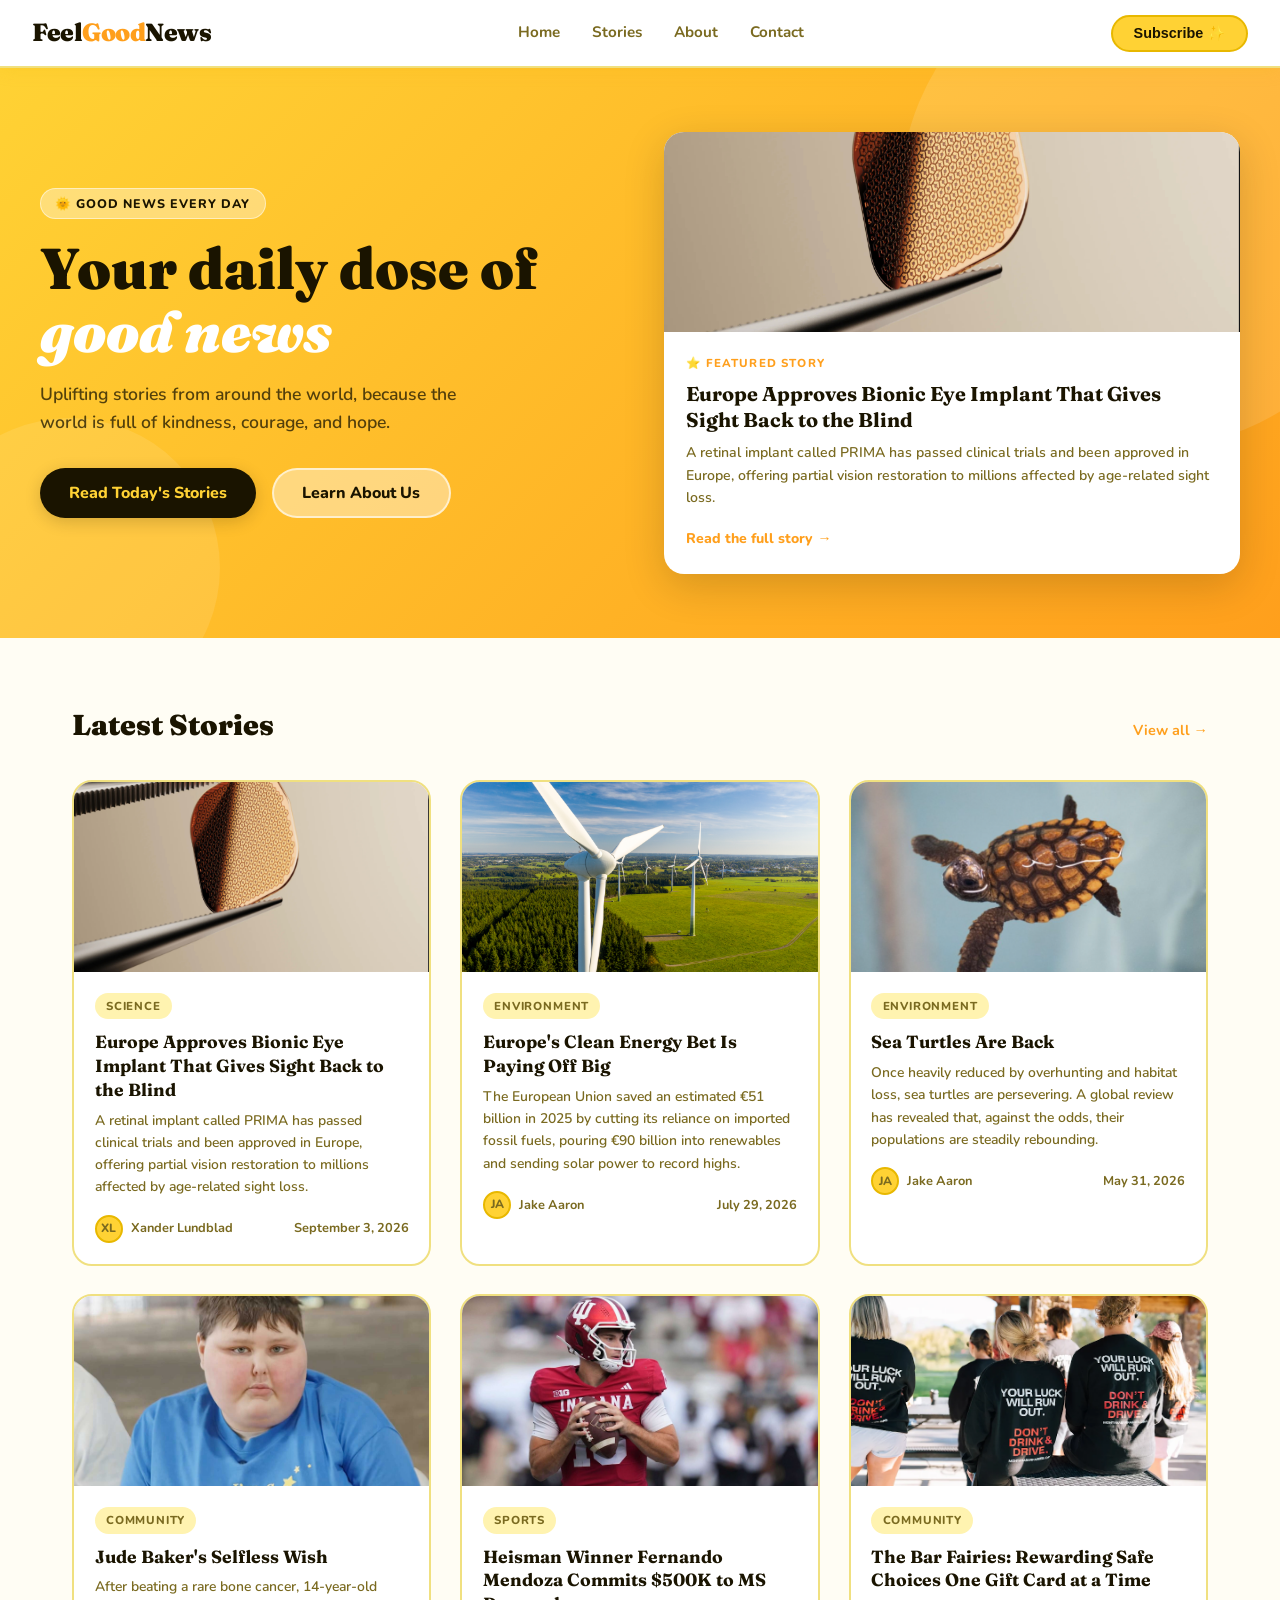
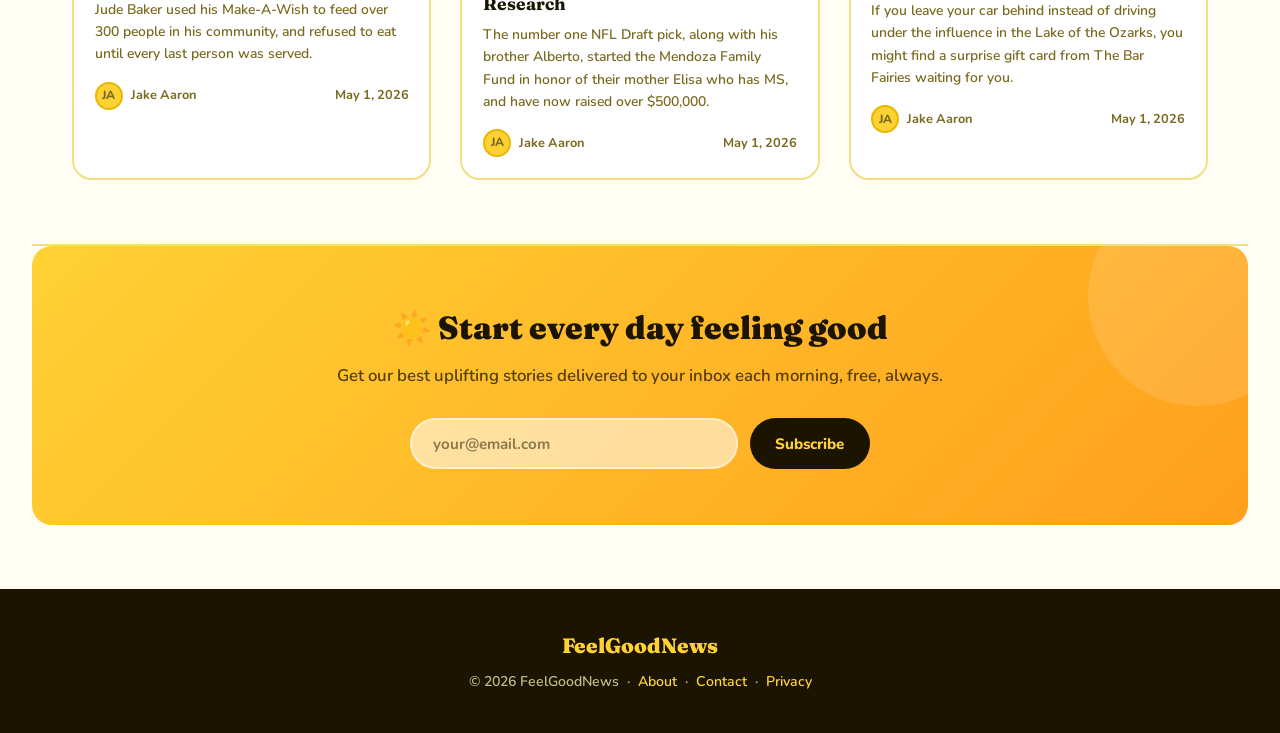
<file: index.html>
<!DOCTYPE html>
<html lang="en">
<head>
  <meta charset="UTF-8" />
  <meta name="viewport" content="width=device-width, initial-scale=1.0" />
  <title>Feel Good News – Your Daily Dose of Good News</title>

  <link rel="icon" href="data:image/svg+xml,<svg xmlns='http://www.w3.org/2000/svg' viewBox='0 0 100 100'><text y='.9em' font-size='90'>🌻</text></svg>">
  <link rel="preconnect" href="https://fonts.googleapis.com" />
  <link rel="preconnect" href="https://fonts.gstatic.com" crossorigin />
  <link href="https://fonts.googleapis.com/css2?family=Nunito:ital,wght@0,400;0,600;0,700;0,800;1,400&family=Fraunces:ital,wght@0,700;0,900;1,700&display=swap" rel="stylesheet" />
  <link rel="stylesheet" href="style.css" />
</head>

<body>

  <!-- ── Navigation ──────────────────────────────────────────────── -->
  <nav>
    <div class="nav-logo"><a href="index.html">Feel<span>Good</span>News</a></div>
    <ul class="nav-links">
      <li><a href="index.html">Home</a></li>
      <li><a href="stories-page.html">Stories</a></li>
      <li><a href="about.html">About</a></li>
      <li><a href="contact.html">Contact</a></li>
    </ul>
    <button class="nav-cta" onclick="document.getElementById('newsletter').scrollIntoView({behavior:'smooth'})">Subscribe ✨</button>
    <button class="nav-hamburger" id="nav-hamburger" onclick="toggleMobileMenu()" aria-label="Menu">
      <span></span><span></span><span></span>
    </button>
    <div class="nav-mobile-menu" id="nav-mobile-menu">
      <a href="index.html">Home</a>
      <a href="stories-page.html">Stories</a>
      <a href="about.html">About</a>
      <a href="contact.html">Contact</a>
      <button class="nav-cta" onclick="document.getElementById('newsletter').scrollIntoView({behavior:'smooth'})">Subscribe ✨</button>
    </div>
  </nav>

  <!-- ── Hero ────────────────────────────────────────────────────── -->
  <section class="hero">
    <div class="hero-inner">
      <div class="hero-text">
        <div class="hero-badge">🌞 Good News Every Day</div>
        <h1>Your daily dose of <em>good news</em></h1>
        <p class="hero-sub">
          Uplifting stories from around the world, because the world is full of
          kindness, courage, and hope.
        </p>
        <div class="hero-actions">
          <button class="btn-primary" onclick="location.href='stories-page.html'">Read Today's Stories</button>
          <button class="btn-secondary" onclick="location.href='about.html'">Learn About Us</button>
        </div>
      </div>

      <!-- Featured Story Card (content filled by stories.js) -->
      <div class="hero-featured">
        <div class="hero-featured-img" id="featured-img">🌻</div>
        <div class="hero-featured-body">
          <div class="featured-label">⭐ Featured Story</div>
          <h2 id="featured-title"></h2>
          <p id="featured-excerpt"></p>
          <a id="featured-link" href="#" class="read-more">Read the full story →</a>
        </div>
      </div>
    </div>
  </section>

  <!-- ── Latest Stories ───────────────────────────────────────────── -->
  <div class="section">
    <div class="section-header">
      <h2 class="section-title">Latest Stories</h2>
      <a href="stories-page.html" class="section-link">View all →</a>
    </div>
    <div class="story-grid" id="story-grid">
      <!-- Cards are injected here by stories.js -->
    </div>
  </div>

  <hr class="divider" />

  <!-- ── Newsletter ───────────────────────────────────────────────── -->
  <div class="newsletter" id="newsletter">
    <h2>☀️ Start every day feeling good</h2>
    <p>Get our best uplifting stories delivered to your inbox each morning, free, always.</p>

    <!-- Newsletter form — connected to Formspree Subscribe-Form -->
    <div id="newsletter-form-wrap">
      <form id="newsletter-form" class="newsletter-form">
        <input
          type="email"
          name="email"
          placeholder="your@email.com"
          aria-label="Email address"
          required
        />
        <button type="submit">Subscribe</button>
      </form>
    </div>

    <!-- Success message shown after submission -->
    <div id="newsletter-success" style="display:none; text-align:center; margin-top:1rem;">
      <p style="font-weight:800; font-size:1.1rem;">Warning: may cause unexpected smiling.</p>
    </div>
  </div>

  <!-- ── Footer ───────────────────────────────────────────────────── -->
  <footer>
    <div class="footer-logo">FeelGoodNews</div>
    <p>© 2026 FeelGoodNews &nbsp;·&nbsp; <a href="about.html">About</a> &nbsp;·&nbsp; <a href="contact.html">Contact</a> &nbsp;·&nbsp; <a href="#">Privacy</a></p>
  </footer>

  <!-- CMS Script -->
  <script src="stories.js"></script>

  <!-- Formspree Newsletter Integration -->
  <script>
    document.getElementById('newsletter-form').addEventListener('submit', async function(e) {
      e.preventDefault();
      const form = e.target;
      const data = new FormData(form);

      try {
        const response = await fetch('https://formspree.io/f/mdabjnbp', {
          method: 'POST',
          body: data,
          headers: { 'Accept': 'application/json' }
        });

        if (response.ok) {
          document.getElementById('newsletter-form-wrap').style.display = 'none';
          document.getElementById('newsletter-success').style.display = 'block';
        } else {
          alert('Something went wrong. Please try again!');
        }
      } catch (error) {
        alert('Something went wrong. Please try again!');
      }
    });
  </script>

  <script src="nav.js"></script>

</body>
</html>
</file>
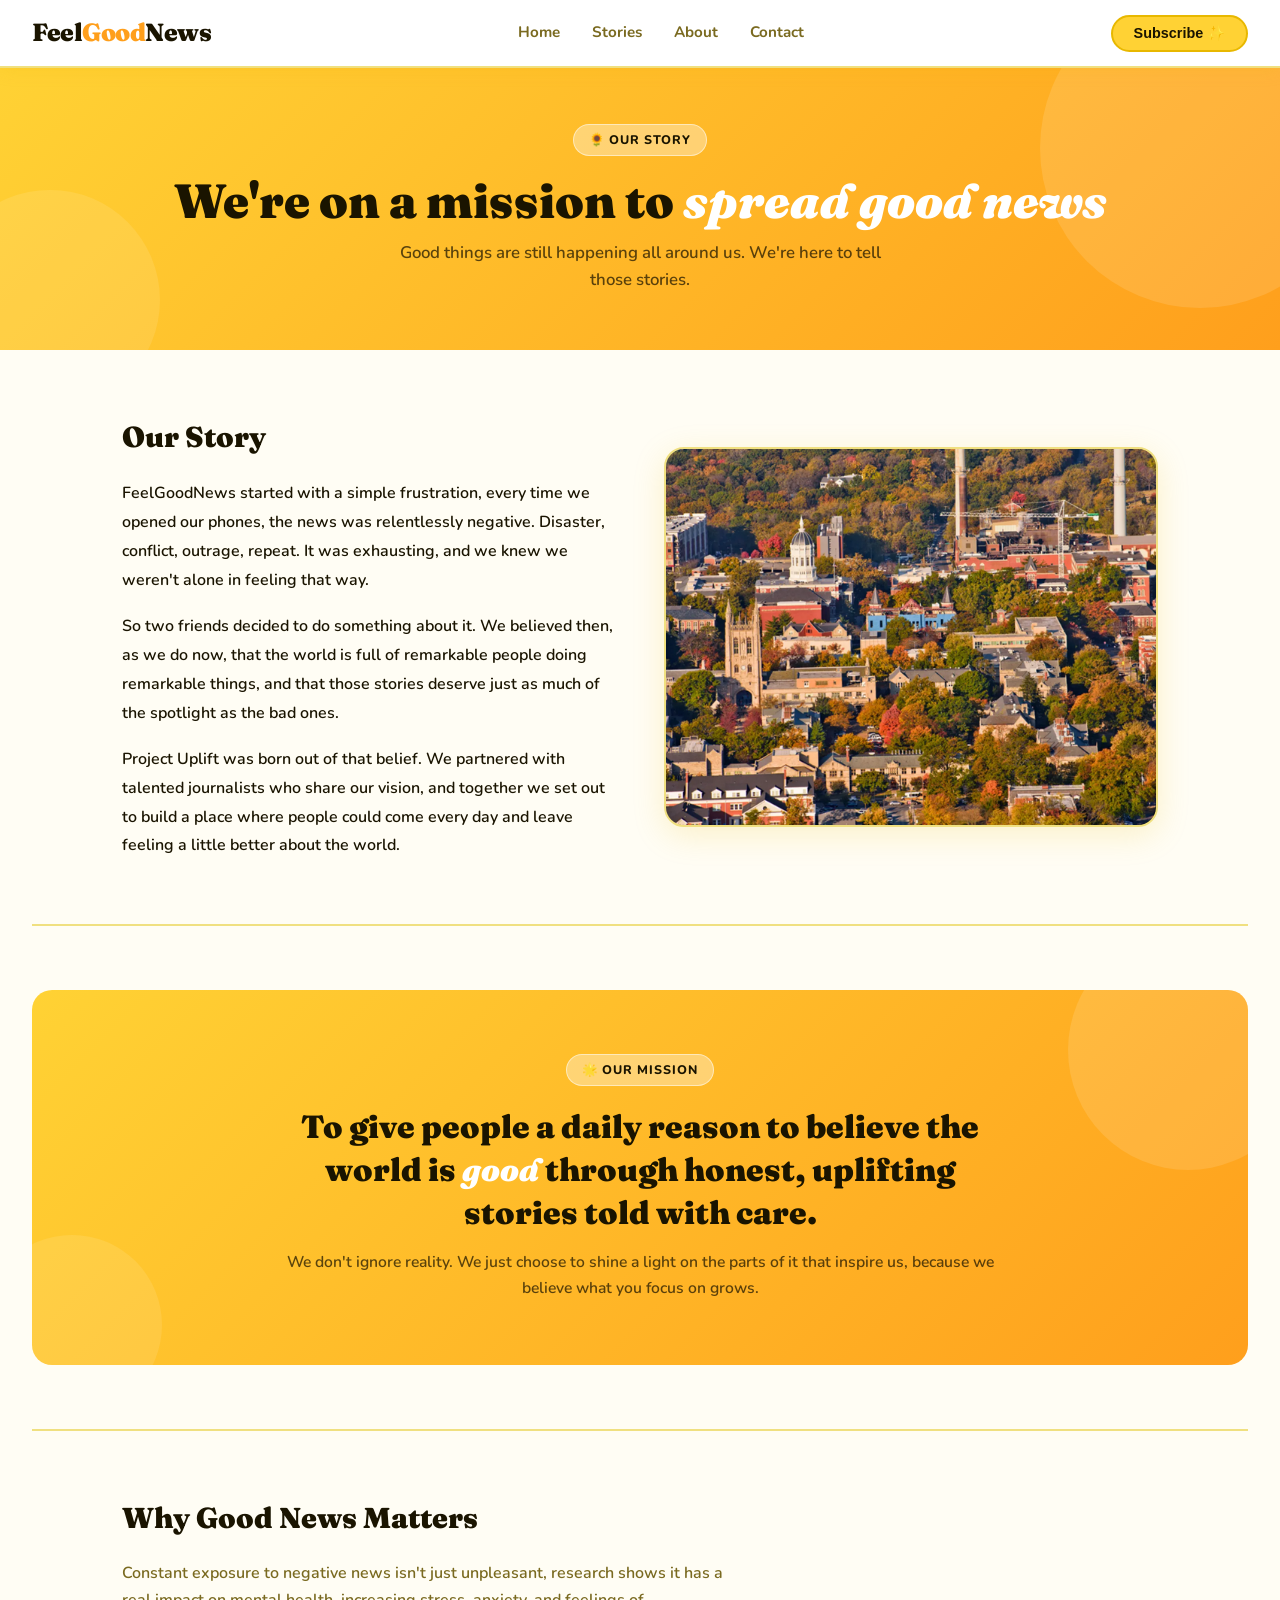
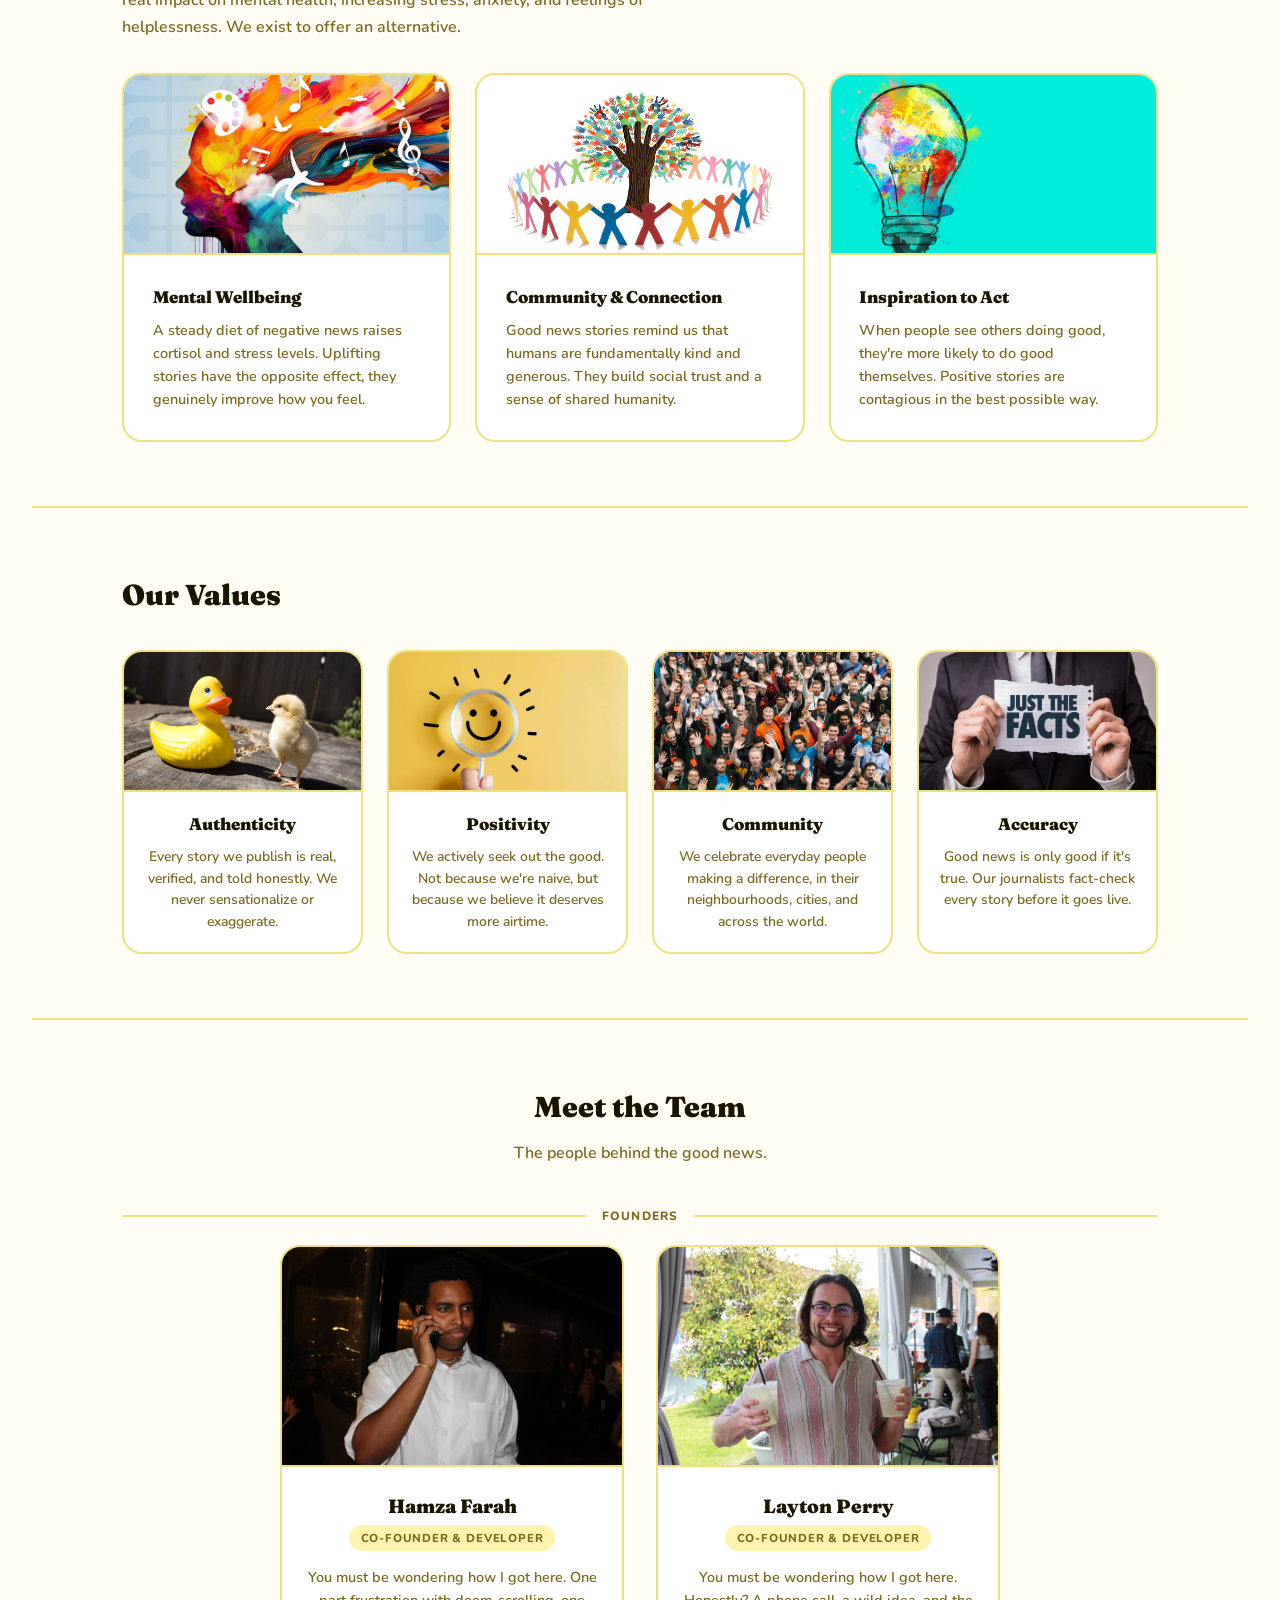
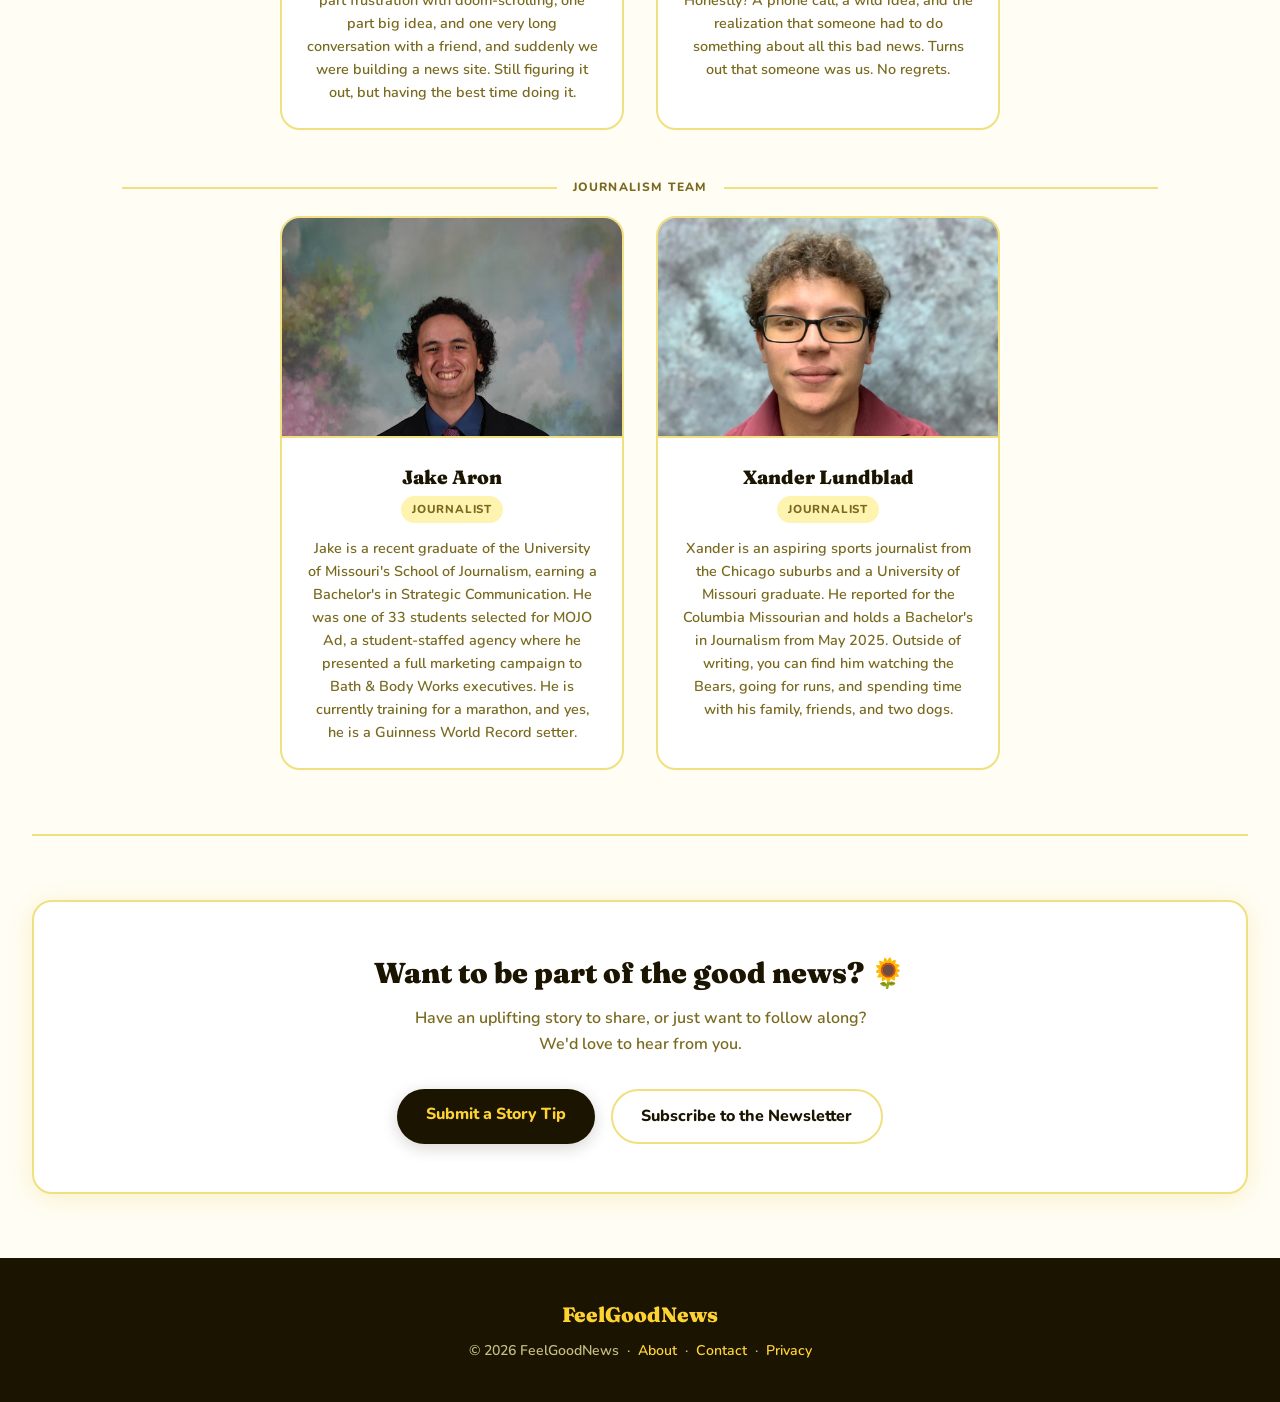
<file: about.html>
<!DOCTYPE html>
<html lang="en">
<head>
  <meta charset="UTF-8" />
  <meta name="viewport" content="width=device-width, initial-scale=1.0" />
  <title>About Us — FeelGoodNews</title>

  <link rel="icon" href="data:image/svg+xml,<svg xmlns='http://www.w3.org/2000/svg' viewBox='0 0 100 100'><text y='.9em' font-size='90'>🌻</text></svg>">
  <link rel="preconnect" href="https://fonts.googleapis.com" />
  <link rel="preconnect" href="https://fonts.gstatic.com" crossorigin />
  <link href="https://fonts.googleapis.com/css2?family=Nunito:ital,wght@0,400;0,600;0,700;0,800;1,400&family=Fraunces:ital,wght@0,700;0,900;1,700&display=swap" rel="stylesheet" />
  <link rel="stylesheet" href="style.css" />

  <style>
    .about-hero { background: linear-gradient(135deg, var(--yellow) 0%, var(--amber) 100%); padding: 3.5rem 2rem; text-align: center; position: relative; overflow: hidden; }
    .about-hero::before { content: ''; position: absolute; top: -80px; right: -80px; width: 320px; height: 320px; border-radius: 50%; background: rgba(255,255,255,0.12); pointer-events: none; }
    .about-hero::after { content: ''; position: absolute; bottom: -60px; left: -60px; width: 220px; height: 220px; border-radius: 50%; background: rgba(255,255,255,0.10); pointer-events: none; }
    .about-hero-inner { position: relative; z-index: 1; }
    .about-hero h1 { font-family: 'Fraunces', serif; font-size: clamp(2rem, 4vw, 3rem); font-weight: 900; color: var(--text); margin-bottom: 0.75rem; line-height: 1.15; }
    .about-hero h1 em { font-style: italic; color: var(--white); }
    .about-hero p { font-size: 1.05rem; font-weight: 600; color: rgba(26,20,0,0.72); max-width: 520px; margin: 0 auto; }
    .about-section { max-width: 1100px; margin: 0 auto; padding: 4rem 2rem; }
    .about-section-title { font-family: 'Fraunces', serif; font-size: 1.8rem; font-weight: 900; margin-bottom: 1.2rem; }
    .story-grid { display: grid; grid-template-columns: 1fr 1fr; gap: 3rem; align-items: center; }
    .story-text p { font-size: 1rem; font-weight: 600; color: var(--text); line-height: 1.8; margin-bottom: 1.1rem; }
    .story-text p:last-child { margin-bottom: 0; }
    .story-image-block { background: linear-gradient(135deg, var(--yellow-light), var(--yellow)); border-radius: var(--radius); border: 2px solid var(--border); height: 380px; box-shadow: 0 8px 32px var(--shadow); animation: float 5s ease-in-out infinite; overflow: hidden; }
    .story-image-block img { width: 100%; height: 100%; object-fit: cover; display: block; }
    .story-image-block p { font-family: 'Fraunces', serif; font-size: 1rem; font-weight: 700; color: var(--text-muted); }
    @keyframes float { 0%, 100% { transform: translateY(0); } 50% { transform: translateY(-10px); } }
    .mission-block { background: linear-gradient(135deg, var(--yellow) 0%, var(--amber) 100%); border-radius: var(--radius); padding: 4rem 3rem; text-align: center; position: relative; overflow: hidden; margin: 0 2rem; }
    .mission-block::before { content: ''; position: absolute; top: -60px; right: -60px; width: 240px; height: 240px; border-radius: 50%; background: rgba(255,255,255,0.12); pointer-events: none; }
    .mission-block::after { content: ''; position: absolute; bottom: -50px; left: -50px; width: 180px; height: 180px; border-radius: 50%; background: rgba(255,255,255,0.10); pointer-events: none; }
    .mission-block-inner { position: relative; z-index: 1; max-width: 720px; margin: 0 auto; }
    .mission-label { display: inline-block; background: rgba(255,255,255,0.35); border: 1.5px solid rgba(255,255,255,0.5); font-weight: 800; font-size: 0.78rem; letter-spacing: 0.08em; text-transform: uppercase; padding: 0.3rem 0.9rem; border-radius: 50px; margin-bottom: 1.2rem; }
    .mission-block blockquote { font-family: 'Fraunces', serif; font-size: clamp(1.4rem, 3vw, 2rem); font-weight: 900; line-height: 1.35; color: var(--text); margin-bottom: 1rem; }
    .mission-block blockquote em { font-style: italic; color: var(--white); }
    .mission-block p { font-size: 0.98rem; font-weight: 600; color: rgba(26,20,0,0.72); }
    .why-grid { display: grid; grid-template-columns: repeat(3, 1fr); gap: 1.5rem; margin-top: 2rem; }
    .why-card { background: var(--white); border: 2px solid var(--border); border-radius: var(--radius); overflow: hidden; transition: transform 0.2s, box-shadow 0.2s; }
    .why-card:hover { transform: translateY(-4px); box-shadow: 0 12px 32px var(--shadow); }
    .why-card-img { height: 180px; overflow: hidden; background: var(--yellow-light); display: flex; align-items: center; justify-content: center; border-bottom: 2px solid var(--border); }
    .why-card-img img { width: 100%; height: 100%; object-fit: cover; }
    .why-card-body { padding: 1.8rem; }
    .why-icon { font-size: 2rem; margin-bottom: 0.8rem; }
    .why-card h3 { font-family: 'Fraunces', serif; font-size: 1.05rem; font-weight: 900; margin-bottom: 0.5rem; }
    .why-card p { font-size: 0.9rem; font-weight: 600; color: var(--text-muted); line-height: 1.6; }
    .values-grid { display: grid; grid-template-columns: repeat(4, 1fr); gap: 1.5rem; margin-top: 2rem; }
    .value-card { background: var(--white); border: 2px solid var(--border); border-radius: var(--radius); overflow: hidden; text-align: center; transition: transform 0.2s, box-shadow 0.2s; }
    .value-card:hover { transform: translateY(-4px); box-shadow: 0 12px 32px var(--shadow); }
    .value-card-img { height: 140px; overflow: hidden; background: var(--yellow-light); display: flex; align-items: center; justify-content: center; border-bottom: 2px solid var(--border); font-size: 2.5rem; }
    .value-card-img img { width: 100%; height: 100%; object-fit: cover; }
    .value-card-body { padding: 1.2rem 1rem; }
    .value-card h3 { font-family: 'Fraunces', serif; font-size: 1.05rem; font-weight: 900; margin-bottom: 0.5rem; }
    .value-card p { font-size: 0.87rem; font-weight: 600; color: var(--text-muted); line-height: 1.55; }

    /* ─── Team Section ───────────────────────────────────────────── */
    .team-section-label {
      text-align: center;
      font-size: 0.75rem;
      font-weight: 800;
      letter-spacing: 0.1em;
      text-transform: uppercase;
      color: var(--text-muted);
      margin-bottom: 1.2rem;
      display: flex;
      align-items: center;
      gap: 1rem;
    }
    .team-section-label::before,
    .team-section-label::after {
      content: '';
      flex: 1;
      height: 2px;
      background: var(--border);
    }

    .team-grid {
      display: grid;
      grid-template-columns: repeat(2, 1fr);
      gap: 2rem;
      margin-top: 1rem;
      max-width: 720px;
      margin-left: auto;
      margin-right: auto;
    }

    .team-grid-single {
      display: grid;
      grid-template-columns: 1fr;
      gap: 2rem;
      margin-top: 1rem;
      max-width: 340px;
      margin-left: auto;
      margin-right: auto;
    }

    .team-card { background: var(--white); border: 2px solid var(--border); border-radius: var(--radius); overflow: hidden; text-align: center; transition: transform 0.2s, box-shadow 0.2s; }
    .team-card:hover { transform: translateY(-4px); box-shadow: 0 12px 32px var(--shadow); }
    .team-photo { height: 220px; background: linear-gradient(135deg, var(--yellow-light), var(--yellow)); display: flex; align-items: center; justify-content: center; font-size: 4rem; overflow: hidden; border-bottom: 2px solid var(--border); }
    .team-photo img { width: 100%; height: 100%; object-fit: cover; object-position: center top; }
    .team-body { padding: 1.5rem; }
    .team-name { font-family: 'Fraunces', serif; font-size: 1.2rem; font-weight: 900; margin-bottom: 0.2rem; }
    .team-role { display: inline-block; background: var(--yellow-light); color: var(--text-muted); font-size: 0.72rem; font-weight: 800; letter-spacing: 0.07em; text-transform: uppercase; padding: 0.25rem 0.7rem; border-radius: 50px; margin-bottom: 0.9rem; }
    .team-bio { font-size: 0.9rem; font-weight: 600; color: var(--text-muted); line-height: 1.6; }

    .cta-block { background: var(--white); border: 2px solid var(--border); border-radius: var(--radius); padding: 3rem; text-align: center; margin: 0 2rem 4rem; box-shadow: 0 4px 24px var(--shadow); }
    .cta-block h2 { font-family: 'Fraunces', serif; font-size: 1.8rem; font-weight: 900; margin-bottom: 0.6rem; }
    .cta-block p { font-size: 1rem; font-weight: 600; color: var(--text-muted); margin-bottom: 2rem; max-width: 480px; margin-left: auto; margin-right: auto; }
    .cta-buttons { display: flex; gap: 1rem; justify-content: center; flex-wrap: wrap; }
    .cta-buttons .btn-primary { background: var(--text); color: var(--yellow); text-decoration: none; display: inline-block; padding: 0.8rem 1.8rem; }
    .cta-buttons .btn-outline { background: transparent; color: var(--text); font-family: 'Nunito', sans-serif; font-weight: 800; font-size: 1rem; padding: 0.8rem 1.8rem; border-radius: 50px; border: 2px solid var(--border); cursor: pointer; transition: background 0.2s, border-color 0.2s; text-decoration: none; display: inline-block; }
    .cta-buttons .btn-outline:hover { background: var(--yellow-light); border-color: var(--yellow-dark); }
    .section-divider { border: none; height: 2px; background: var(--border); margin: 0 2rem; }
    .fade-up { animation: fadeUp 0.6s ease both; }
    .fade-up-delay { animation: fadeUp 0.6s ease 0.15s both; }

    @media (max-width: 900px) { .values-grid { grid-template-columns: repeat(2, 1fr); } .why-grid { grid-template-columns: repeat(2, 1fr); } }
    @media (max-width: 768px) {
      .story-grid { grid-template-columns: 1fr; }
      .story-image-block { min-height: 200px; }
      .team-grid { grid-template-columns: 1fr; max-width: 380px; }
      .values-grid { grid-template-columns: repeat(2, 1fr); }
      .why-grid { grid-template-columns: 1fr; }
      .mission-block { margin: 0 1rem; padding: 2.5rem 1.5rem; }
      .cta-block { margin: 0 1rem 3rem; padding: 2rem 1.4rem; }
      .about-section { padding: 3rem 1.2rem; }
    }
  </style>
</head>
<body>

  <nav>
    <div class="nav-logo"><a href="index.html">Feel<span>Good</span>News</a></div>
    <ul class="nav-links">
      <li><a href="index.html">Home</a></li>
      <li><a href="stories-page.html">Stories</a></li>
      <li><a href="about.html">About</a></li>
      <li><a href="contact.html">Contact</a></li>
    </ul>
    <button class="nav-cta" onclick="location.href='index.html#newsletter'">Subscribe ✨</button>
    <button class="nav-hamburger" id="nav-hamburger" onclick="toggleMobileMenu()" aria-label="Menu">
      <span></span><span></span><span></span>
    </button>
    <div class="nav-mobile-menu" id="nav-mobile-menu">
      <a href="index.html">Home</a>
      <a href="stories-page.html">Stories</a>
      <a href="about.html">About</a>
      <a href="contact.html">Contact</a>
      <button class="nav-cta" onclick="location.href='index.html#newsletter'">Subscribe ✨</button>
    </div>
  </nav>

  <section class="about-hero">
    <div class="about-hero-inner fade-up">
      <div class="hero-badge">🌻 Our Story</div>
      <h1>We're on a mission to <em>spread good news</em></h1>
      <p>Good things are still happening all around us. We're here to tell those stories.</p>
    </div>
  </section>

  <div class="about-section fade-up">
    <div class="story-grid">
      <div class="story-text">
        <h2 class="about-section-title">Our Story</h2>
        <p>FeelGoodNews started with a simple frustration, every time we opened our phones, the news was relentlessly negative. Disaster, conflict, outrage, repeat. It was exhausting, and we knew we weren't alone in feeling that way.</p>
        <p>So two friends decided to do something about it. We believed then, as we do now, that the world is full of remarkable people doing remarkable things, and that those stories deserve just as much of the spotlight as the bad ones.</p>
        <p>Project Uplift was born out of that belief. We partnered with talented journalists who share our vision, and together we set out to build a place where people could come every day and leave feeling a little better about the world.</p>
      </div>
      <div class="story-image-block">
        <img src="images/about/Columbia-MO.png" alt="Columbia, MO" />
      </div>
    </div>
  </div>

  <hr class="section-divider" />

  <div style="padding: 4rem 0;">
    <div class="mission-block fade-up">
      <div class="mission-block-inner">
        <div class="mission-label">🌟 Our Mission</div>
        <blockquote>To give people a daily reason to believe the world is <em>good</em> through honest, uplifting stories told with care.</blockquote>
        <p>We don't ignore reality. We just choose to shine a light on the parts of it that inspire us, because we believe what you focus on grows.</p>
      </div>
    </div>
  </div>

  <hr class="section-divider" />

  <div class="about-section fade-up">
    <h2 class="about-section-title">Why Good News Matters</h2>
    <p style="font-weight:600; color: var(--text-muted); max-width: 620px; line-height: 1.7;">Constant exposure to negative news isn't just unpleasant, research shows it has a real impact on mental health, increasing stress, anxiety, and feelings of helplessness. We exist to offer an alternative.</p>
    <div class="why-grid">
      <div class="why-card">
        <div class="why-card-img">
          <img src="images/about/mental-health.png" alt="Mental Wellbeing" />
        </div>
        <div class="why-card-body">
          <h3>Mental Wellbeing</h3>
          <p>A steady diet of negative news raises cortisol and stress levels. Uplifting stories have the opposite effect, they genuinely improve how you feel.</p>
        </div>
      </div>
      <div class="why-card">
        <div class="why-card-img">
          <img src="images/about/community-connection.png" alt="Community and Connection" />
        </div>
        <div class="why-card-body">
          <h3>Community &amp; Connection</h3>
          <p>Good news stories remind us that humans are fundamentally kind and generous. They build social trust and a sense of shared humanity.</p>
        </div>
      </div>
      <div class="why-card">
        <div class="why-card-img">
          <img src="images/about/inspiration.png" alt="Inspiration to Act" />
        </div>
        <div class="why-card-body">
          <h3>Inspiration to Act</h3>
          <p>When people see others doing good, they're more likely to do good themselves. Positive stories are contagious in the best possible way.</p>
        </div>
      </div>
    </div>
  </div>

  <hr class="section-divider" />

  <div class="about-section fade-up">
    <h2 class="about-section-title">Our Values</h2>
    <div class="values-grid">
      <div class="value-card">
        <div class="value-card-img">
          <img src="images/about/authentic.png" alt="Authenticity" />
        </div>
        <div class="value-card-body">
          <h3>Authenticity</h3>
          <p>Every story we publish is real, verified, and told honestly. We never sensationalize or exaggerate.</p>
        </div>
      </div>
      <div class="value-card">
        <div class="value-card-img">
          <img src="images/about/positivity.png" alt="Positivity" />
        </div>
        <div class="value-card-body">
          <h3>Positivity</h3>
          <p>We actively seek out the good. Not because we're naive, but because we believe it deserves more airtime.</p>
        </div>
      </div>
      <div class="value-card">
        <div class="value-card-img">
          <img src="images/about/community.png" alt="Community" />
        </div>
        <div class="value-card-body">
          <h3>Community</h3>
          <p>We celebrate everyday people making a difference, in their neighbourhoods, cities, and across the world.</p>
        </div>
      </div>
      <div class="value-card">
        <div class="value-card-img">
          <img src="images/about/accuracy.png" alt="Accuracy" />
        </div>
        <div class="value-card-body">
          <h3>Accuracy</h3>
          <p>Good news is only good if it's true. Our journalists fact-check every story before it goes live.</p>
        </div>
      </div>
    </div>
  </div>

  <hr class="section-divider" />

  <div class="about-section fade-up">
    <h2 class="about-section-title" style="text-align:center;">Meet the Team</h2>
    <p style="text-align:center; font-weight:600; color:var(--text-muted); margin-top: -0.5rem; margin-bottom: 2.5rem;">The people behind the good news.</p>

    <!-- ── Founders ─────────────────────────────────────────────── -->
    <div class="team-section-label">Founders</div>
    <div class="team-grid">

      <div class="team-card">
        <div class="team-photo">
          <img src="images/team/Hamza-Farah.jpg" alt="Hamza Farah" />
        </div>
        <div class="team-body">
          <div class="team-name">Hamza Farah</div>
          <div class="team-role">Co-Founder & Developer</div>
          <p class="team-bio">
            You must be wondering how I got here. One part frustration with doom-scrolling, one part big idea, and one very long conversation with a friend, and suddenly we were building a news site. Still figuring it out, but having the best time doing it.
          </p>
        </div>
      </div>

      <div class="team-card">
        <div class="team-photo">
          <img src="images/team/Layton-Perry.jpg" alt="Layton Perry" />
        </div>
        <div class="team-body">
          <div class="team-name">Layton Perry</div>
          <div class="team-role">Co-Founder & Developer</div>
          <p class="team-bio">
            You must be wondering how I got here. Honestly? A phone call, a wild idea, and the realization that someone had to do something about all this bad news. Turns out that someone was us. No regrets.
          </p>
        </div>
      </div>

    </div>

    <!-- ── Journalism Team ─────────────────────────────────────── -->
    <div class="team-section-label" style="margin-top: 3rem;">Journalism Team</div>
    <div class="team-grid">

      <div class="team-card">
        <div class="team-photo">
          <img src="images/team/Jake-Aaron.png" alt="Jake Aron" />
        </div>
        <div class="team-body">
          <div class="team-name">Jake Aron</div>
          <div class="team-role">Journalist</div>
          <p class="team-bio">
            Jake is a recent graduate of the University of Missouri's School of Journalism, earning a Bachelor's in Strategic Communication. He was one of 33 students selected for MOJO Ad, a student-staffed agency where he presented a full marketing campaign to Bath & Body Works executives. He is currently training for a marathon, and yes, he is a Guinness World Record setter.
          </p>
        </div>
      </div>

      <div class="team-card">
        <div class="team-photo">
          <img src="images/team/Xander-Lundblad.png" alt="Xander Lundblad" />
        </div>
        <div class="team-body">
          <div class="team-name">Xander Lundblad</div>
          <div class="team-role">Journalist</div>
          <p class="team-bio">
            Xander is an aspiring sports journalist from the Chicago suburbs and a University of Missouri graduate. He reported for the Columbia Missourian and holds a Bachelor's in Journalism from May 2025. Outside of writing, you can find him watching the Bears, going for runs, and spending time with his family, friends, and two dogs.
          </p>
        </div>
      </div>

    </div>

  </div>

  <hr class="section-divider" />

  <div style="padding: 4rem 0 0;">
    <div class="cta-block fade-up">
      <h2>Want to be part of the good news? 🌻</h2>
      <p>Have an uplifting story to share, or just want to follow along? We'd love to hear from you.</p>
      <div class="cta-buttons">
        <a href="contact.html" class="btn-primary">Submit a Story Tip</a>
        <a href="index.html#newsletter" class="btn-outline">Subscribe to the Newsletter</a>
      </div>
    </div>
  </div>

  <footer>
    <div class="footer-logo">FeelGoodNews</div>
    <p>© 2026 FeelGoodNews &nbsp;·&nbsp; <a href="about.html">About</a> &nbsp;·&nbsp; <a href="contact.html">Contact</a> &nbsp;·&nbsp; <a href="#">Privacy</a></p>
  </footer>

  <script src="nav.js"></script>

</body>
</html>
</file>
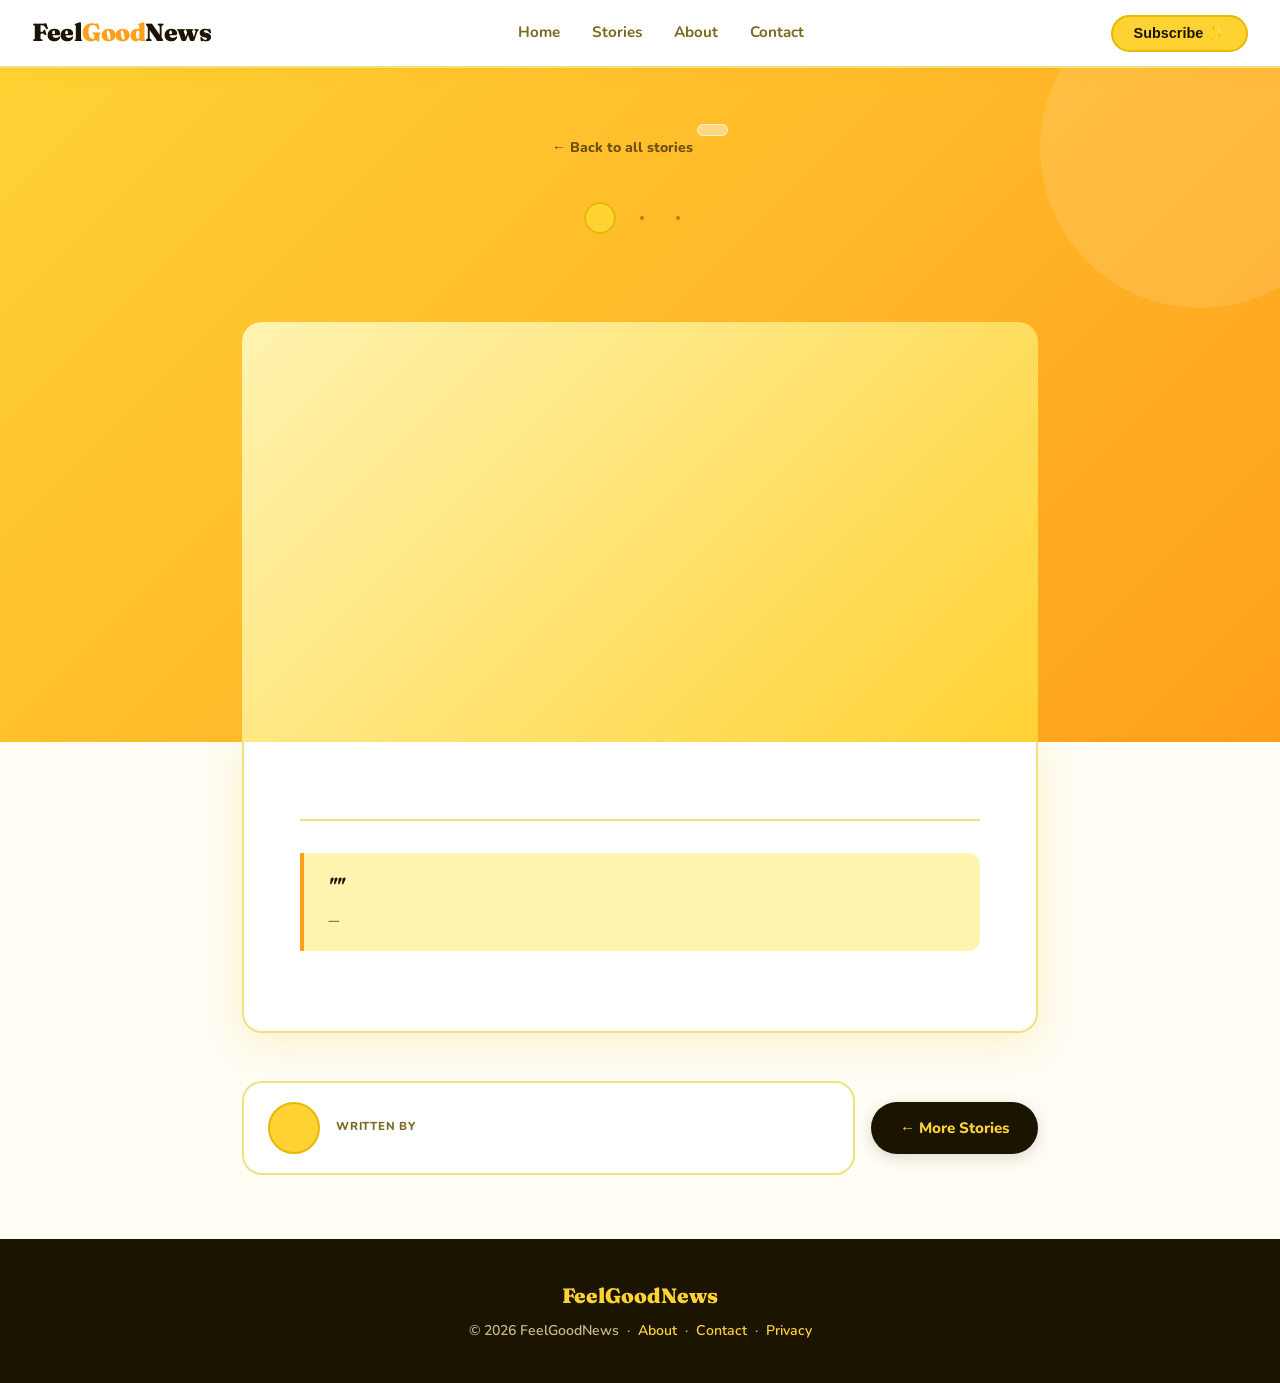
<file: article.html>
<!DOCTYPE html>
<html lang="en">
<head>
  <meta charset="UTF-8" />
  <meta name="viewport" content="width=device-width, initial-scale=1.0" />
  <title>Article Title — FeelGoodNews</title>

  <link rel="icon" href="data:image/svg+xml,<svg xmlns='http://www.w3.org/2000/svg' viewBox='0 0 100 100'><text y='.9em' font-size='90'>🌻</text></svg>">

  <!-- Google Fonts -->
  <link rel="preconnect" href="https://fonts.googleapis.com" />
  <link rel="preconnect" href="https://fonts.gstatic.com" crossorigin />
  <link href="https://fonts.googleapis.com/css2?family=Nunito:ital,wght@0,400;0,600;0,700;0,800;1,400&family=Fraunces:ital,wght@0,700;0,900;1,700&display=swap" rel="stylesheet" />

  <!-- Shared Stylesheet (note the ../ because this file is inside articles/) -->
  <link rel="stylesheet" href="../style.css" />

  <!-- Article Page Specific Styles -->
  <style>

    /* ─── Article Hero ───────────────────────────────────────────── */
    .article-hero {
      background: linear-gradient(135deg, var(--yellow) 0%, var(--amber) 100%);
      padding: 3.5rem 2rem 0;
      position: relative;
      overflow: hidden;
    }

    .article-hero::before {
      content: '';
      position: absolute;
      top: -80px; right: -80px;
      width: 320px; height: 320px;
      border-radius: 50%;
      background: rgba(255,255,255,0.12);
      pointer-events: none;
    }

    .article-hero-inner {
      position: relative;
      z-index: 1;
      max-width: 800px;
      margin: 0 auto;
      text-align: center;
      padding-bottom: 3rem;
    }

    .article-back {
      display: inline-flex;
      align-items: center;
      gap: 0.4rem;
      font-size: 0.88rem;
      font-weight: 800;
      color: rgba(26,20,0,0.65);
      margin-bottom: 1.5rem;
      transition: color 0.2s;
    }

    .article-back:hover { color: var(--text); }

    .article-tag {
      display: inline-block;
      background: rgba(255,255,255,0.4);
      border: 1.5px solid rgba(255,255,255,0.6);
      color: var(--text);
      font-size: 0.75rem;
      font-weight: 800;
      letter-spacing: 0.08em;
      text-transform: uppercase;
      padding: 0.3rem 0.9rem;
      border-radius: 50px;
      margin-bottom: 1rem;
    }

    .article-hero h1 {
      font-family: 'Fraunces', serif;
      font-size: clamp(1.9rem, 4vw, 3rem);
      font-weight: 900;
      line-height: 1.15;
      color: var(--text);
      margin-bottom: 1.2rem;
    }

    .article-meta {
      display: flex;
      align-items: center;
      justify-content: center;
      gap: 1rem;
      flex-wrap: wrap;
      font-size: 0.88rem;
      font-weight: 700;
      color: rgba(26,20,0,0.65);
      margin-bottom: 2.5rem;
    }

    .article-meta .author-avatar {
      width: 32px;
      height: 32px;
      font-size: 0.8rem;
    }

    .article-meta-author {
      display: flex;
      align-items: center;
      gap: 0.5rem;
    }

    .meta-dot {
      width: 4px;
      height: 4px;
      border-radius: 50%;
      background: rgba(26,20,0,0.35);
    }

    /* ─── Article Header Image ───────────────────────────────────── */
    .article-header-img {
      max-width: 860px;
      margin: 0 auto;
      border-radius: var(--radius) var(--radius) 0 0;
      overflow: hidden;
      height: 420px;
      background: linear-gradient(135deg, var(--yellow-light), var(--yellow));
      display: flex;
      align-items: center;
      justify-content: center;
      font-size: 8rem;
      position: relative;
      z-index: 1;
    }

    .article-header-img img {
      width: 100%;
      height: 100%;
      object-fit: cover;
    }

    /* ─── Article Body ───────────────────────────────────────────── */
    .article-body-wrap {
      max-width: 860px;
      margin: 0 auto;
      padding: 0 2rem;
    }

    .article-body {
      background: var(--white);
      border-radius: 0 0 var(--radius) var(--radius);
      border: 2px solid var(--border);
      border-top: none;
      padding: 3rem 3.5rem;
      box-shadow: 0 8px 40px var(--shadow);
      margin-bottom: 3rem;
    }

    /* Lead paragraph */
    .article-body .lead {
      font-size: 1.2rem;
      font-weight: 700;
      line-height: 1.75;
      color: var(--text);
      margin-bottom: 1.8rem;
      padding-bottom: 1.8rem;
      border-bottom: 2px solid var(--border);
    }

    /* Body paragraphs */
    .article-body p {
      font-size: 1.05rem;
      font-weight: 600;
      line-height: 1.85;
      color: var(--text);
      margin-bottom: 1.5rem;
    }

    .article-body p:last-child { margin-bottom: 0; }

    /* Pull quote */
    .article-body blockquote {
      background: var(--yellow-light);
      border-left: 4px solid var(--amber);
      border-radius: 0 var(--radius-sm) var(--radius-sm) 0;
      padding: 1.2rem 1.5rem;
      margin: 2rem 0;
      font-family: 'Fraunces', serif;
      font-size: 1.15rem;
      font-weight: 700;
      font-style: italic;
      color: var(--text);
      line-height: 1.55;
    }

    .article-body blockquote cite {
      display: block;
      font-size: 0.85rem;
      font-weight: 700;
      font-style: normal;
      color: var(--text-muted);
      margin-top: 0.6rem;
    }

    /* Section heading inside article */
    .article-body h2 {
      font-family: 'Fraunces', serif;
      font-size: 1.4rem;
      font-weight: 900;
      margin: 2rem 0 0.8rem;
    }

    /* ─── Article Footer ─────────────────────────────────────────── */
    .article-footer {
      max-width: 860px;
      margin: 0 auto 4rem;
      padding: 0 2rem;
      display: flex;
      align-items: center;
      justify-content: space-between;
      flex-wrap: wrap;
      gap: 1rem;
    }

    .article-author-card {
      display: flex;
      align-items: center;
      gap: 1rem;
      background: var(--white);
      border: 2px solid var(--border);
      border-radius: var(--radius);
      padding: 1.2rem 1.5rem;
      flex: 1;
    }

    .article-author-avatar {
      width: 52px;
      height: 52px;
      border-radius: 50%;
      background: var(--yellow);
      border: 2px solid var(--yellow-dark);
      display: flex;
      align-items: center;
      justify-content: center;
      font-size: 1.1rem;
      font-weight: 800;
      flex-shrink: 0;
      overflow: hidden;
    }

    .article-author-avatar img {
      width: 100%;
      height: 100%;
      object-fit: cover;
    }

    .article-author-info small {
      display: block;
      font-size: 0.72rem;
      font-weight: 800;
      letter-spacing: 0.07em;
      text-transform: uppercase;
      color: var(--text-muted);
      margin-bottom: 0.2rem;
    }

    .article-author-info strong {
      font-family: 'Fraunces', serif;
      font-size: 1rem;
      font-weight: 900;
    }

    .article-author-info p {
      font-size: 0.85rem;
      font-weight: 600;
      color: var(--text-muted);
      margin-top: 0.2rem;
      line-height: 1.4;
    }

    .btn-back {
      background: var(--text);
      color: var(--yellow);
      font-family: 'Nunito', sans-serif;
      font-weight: 800;
      font-size: 0.95rem;
      padding: 0.85rem 1.8rem;
      border-radius: 50px;
      border: none;
      cursor: pointer;
      text-decoration: none;
      display: inline-block;
      transition: transform 0.15s, box-shadow 0.15s;
      box-shadow: 0 4px 16px rgba(26,20,0,0.15);
      white-space: nowrap;
    }

    .btn-back:hover {
      transform: translateY(-2px);
      box-shadow: 0 8px 24px rgba(26,20,0,0.2);
    }

    /* ─── Responsive ─────────────────────────────────────────────── */
    @media (max-width: 768px) {
      .article-body { padding: 2rem 1.4rem; }
      .article-header-img { height: 240px; font-size: 5rem; }
      .article-body-wrap { padding: 0 1rem; }
      .article-footer { padding: 0 1rem; flex-direction: column; }
      .btn-back { width: 100%; text-align: center; }
    }

  </style>
</head>
<body>

  <!-- ── Navigation ──────────────────────────────────────────────── -->
  <nav>
    <div class="nav-logo"><a href="../index.html">Feel<span>Good</span>News</a></div>
    <ul class="nav-links">
      <li><a href="../index.html">Home</a></li>
      <li><a href="../stories-page.html">Stories</a></li>
      <li><a href="../about.html">About</a></li>
      <li><a href="../contact.html">Contact</a></li>
    </ul>
    <button class="nav-cta" onclick="location.href='../index.html#newsletter'">Subscribe ✨</button>
    <button class="nav-hamburger" id="nav-hamburger" onclick="toggleMobileMenu()" aria-label="Menu">
      <span></span><span></span><span></span>
    </button>
    <div class="nav-mobile-menu" id="nav-mobile-menu">
      <a href="../index.html">Home</a>
      <a href="../stories-page.html">Stories</a>
      <a href="../about.html">About</a>
      <a href="../contact.html">Contact</a>
      <button class="nav-cta" onclick="location.href='../index.html#newsletter'">Subscribe ✨</button>
    </div>
  </nav>

  <!-- ── Article Hero ────────────────────────────────────────────── -->
  <section class="article-hero">
    <div class="article-hero-inner">
      <a href="../stories-page.html" class="article-back">← Back to all stories</a>
      <div class="article-tag"><!-- TAG e.g. Community --></div>
      <h1><!-- ARTICLE TITLE --></h1>
      <div class="article-meta">
        <div class="article-meta-author">
          <div class="author-avatar"><!-- AUTHOR INITIALS --></div>
          <span><!-- AUTHOR NAME --></span>
        </div>
        <div class="meta-dot"></div>
        <span><!-- DATE --></span>
        <div class="meta-dot"></div>
        <span><!-- READ TIME e.g. 3 min read --></span>
      </div>
    </div>
    <!-- Header image sits at the bottom of the hero, overlapping into the body -->
    <div class="article-body-wrap">
      <div class="article-header-img">
        <!-- Replace emoji with: <img src="../images/articles/your-image.jpg" alt="description" /> -->
        <!-- EMOJI PLACEHOLDER -->
      </div>
    </div>
  </section>

  <!-- ── Article Body ─────────────────────────────────────────────── -->
  <div class="article-body-wrap">
    <div class="article-body">

      <!-- Lead paragraph (bold intro sentence) -->
      <p class="lead">
        <!-- LEAD PARAGRAPH -->
      </p>

      <!-- Article content paragraphs -->
      <p><!-- PARAGRAPH --></p>
      <p><!-- PARAGRAPH --></p>

      <!-- Pull quote example -->
      <blockquote>
        "<!-- QUOTE TEXT -->"
        <cite>— <!-- QUOTE SOURCE --></cite>
      </blockquote>

      <p><!-- PARAGRAPH --></p>
      <p><!-- PARAGRAPH --></p>

    </div>
  </div>

  <!-- ── Article Footer ───────────────────────────────────────────── -->
  <div class="article-footer">
    <div class="article-author-card">
      <div class="article-author-avatar">
        <!-- Replace initials with: <img src="../images/team/author.jpg" alt="Author" /> -->
        <!-- INITIALS -->
      </div>
      <div class="article-author-info">
        <small>Written by</small>
        <strong><!-- AUTHOR NAME --></strong>
        <p><!-- SHORT AUTHOR BIO --></p>
      </div>
    </div>
    <a href="../stories-page.html" class="btn-back">← More Stories</a>
  </div>

  <!-- ── Footer ───────────────────────────────────────────────────── -->
  <footer>
    <div class="footer-logo">FeelGoodNews</div>
    <p>© 2026 FeelGoodNews &nbsp;·&nbsp; <a href="../about.html">About</a> &nbsp;·&nbsp; <a href="../contact.html">Contact</a> &nbsp;·&nbsp; <a href="#">Privacy</a></p>
  </footer>

  <script src="../nav.js"></script>

</body>
</html>
</file>
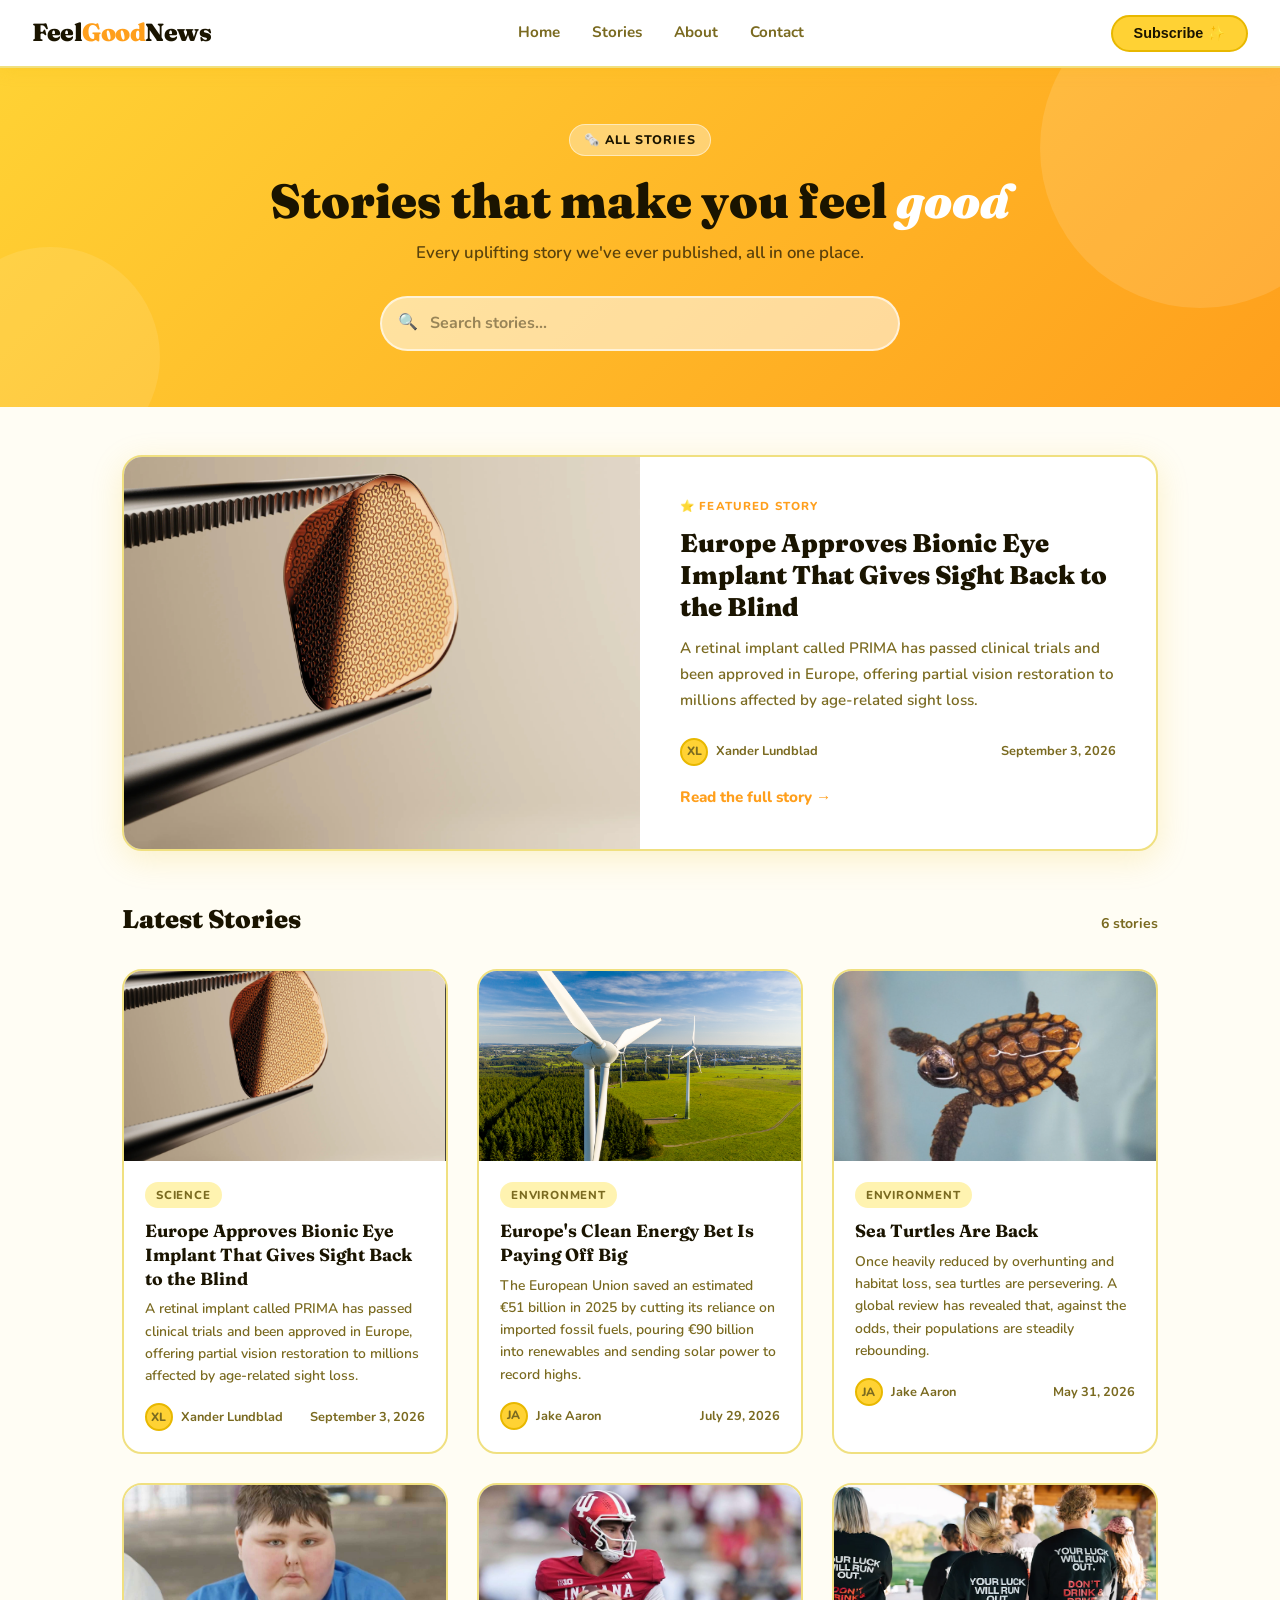
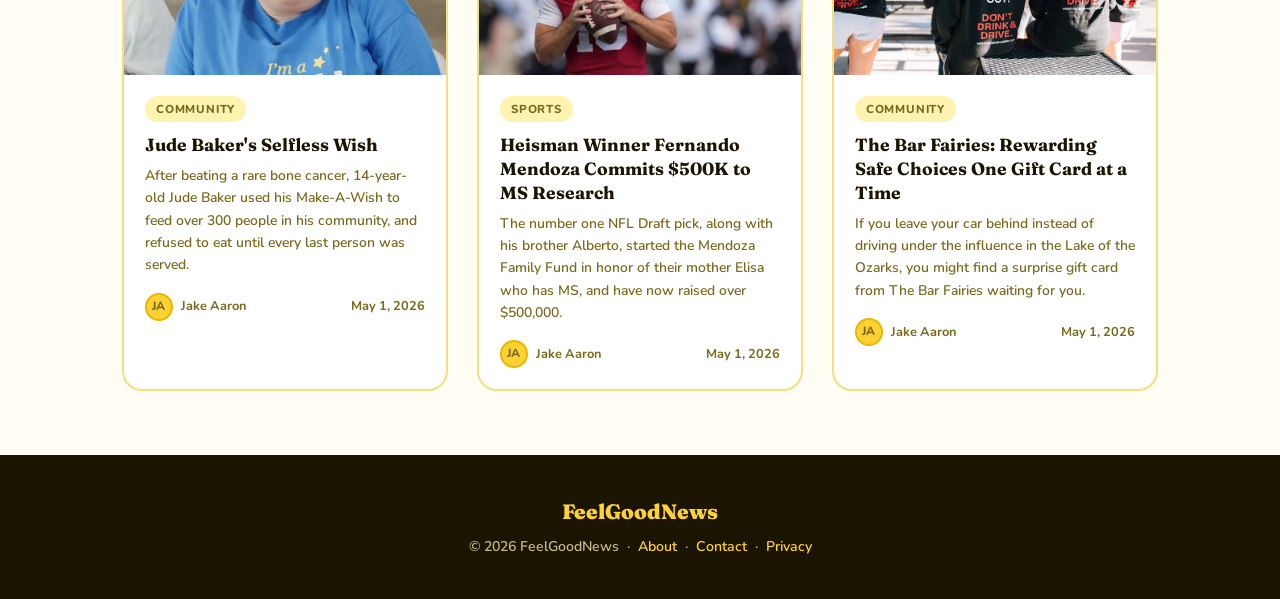
<file: stories-page.html>
<!DOCTYPE html>
<html lang="en">
<head>
  <meta charset="UTF-8" />
  <meta name="viewport" content="width=device-width, initial-scale=1.0" />
  <title>All Stories — FeelGoodNews</title>

  <link rel="icon" href="data:image/svg+xml,<svg xmlns='http://www.w3.org/2000/svg' viewBox='0 0 100 100'><text y='.9em' font-size='90'>🌻</text></svg>">
  
  <!-- Google Fonts -->
  <link rel="preconnect" href="https://fonts.googleapis.com" />
  <link rel="preconnect" href="https://fonts.gstatic.com" crossorigin />
  <link href="https://fonts.googleapis.com/css2?family=Nunito:ital,wght@0,400;0,600;0,700;0,800;1,400&family=Fraunces:ital,wght@0,700;0,900;1,700&display=swap" rel="stylesheet" />

  <!-- Shared Stylesheet -->
  <link rel="stylesheet" href="style.css" />

  <!-- Stories Page Specific Styles -->
  <style>

    /* ─── Hero ───────────────────────────────────────────────────── */
    .stories-hero {
      background: linear-gradient(135deg, var(--yellow) 0%, var(--amber) 100%);
      padding: 3.5rem 2rem;
      text-align: center;
      position: relative;
      overflow: hidden;
    }

    .stories-hero::before {
      content: '';
      position: absolute;
      top: -80px; right: -80px;
      width: 320px; height: 320px;
      border-radius: 50%;
      background: rgba(255,255,255,0.12);
      pointer-events: none;
    }

    .stories-hero::after {
      content: '';
      position: absolute;
      bottom: -60px; left: -60px;
      width: 220px; height: 220px;
      border-radius: 50%;
      background: rgba(255,255,255,0.10);
      pointer-events: none;
    }

    .stories-hero-inner {
      position: relative;
      z-index: 1;
    }

    .stories-hero h1 {
      font-family: 'Fraunces', serif;
      font-size: clamp(2rem, 4vw, 3rem);
      font-weight: 900;
      color: var(--text);
      margin-bottom: 0.75rem;
      line-height: 1.15;
    }

    .stories-hero h1 em {
      font-style: italic;
      color: var(--white);
    }

    .stories-hero p {
      font-size: 1.05rem;
      font-weight: 600;
      color: rgba(26,20,0,0.72);
      max-width: 480px;
      margin: 0 auto 1.8rem;
    }

    /* ─── Search Bar ─────────────────────────────────────────────── */
    .search-wrap {
      max-width: 520px;
      margin: 0 auto;
      position: relative;
    }

    .search-wrap input {
      width: 100%;
      padding: 0.9rem 1.2rem 0.9rem 3rem;
      border-radius: 50px;
      border: 2.5px solid rgba(255,255,255,0.6);
      background: rgba(255,255,255,0.55);
      font-family: 'Nunito', sans-serif;
      font-size: 1rem;
      font-weight: 700;
      color: var(--text);
      outline: none;
      transition: background 0.2s, border-color 0.2s, box-shadow 0.2s;
    }

    .search-wrap input::placeholder { color: rgba(26,20,0,0.45); }

    .search-wrap input:focus {
      background: rgba(255,255,255,0.85);
      border-color: var(--white);
      box-shadow: 0 0 0 3px rgba(255,255,255,0.3);
    }

    .search-icon {
      position: absolute;
      left: 1.1rem;
      top: 50%;
      transform: translateY(-50%);
      font-size: 1rem;
      pointer-events: none;
    }

    /* ─── Featured Story (top of feed) ──────────────────────────── */
    .featured-story-wrap {
      max-width: 1100px;
      margin: 0 auto;
      padding: 3rem 2rem 0;
    }

    .featured-story-card {
      background: var(--white);
      border: 2px solid var(--border);
      border-radius: var(--radius);
      overflow: hidden;
      display: grid;
      grid-template-columns: 1fr 1fr;
      box-shadow: 0 8px 32px var(--shadow);
      cursor: pointer;
      transition: transform 0.2s, box-shadow 0.2s;
      animation: fadeUp 0.6s ease both;
    }

    .featured-story-card:hover {
      transform: translateY(-4px);
      box-shadow: 0 16px 48px var(--shadow);
    }

    .featured-story-img {
      min-height: 280px;
      background: linear-gradient(135deg, var(--yellow-light), var(--yellow));
      display: flex;
      align-items: center;
      justify-content: center;
      font-size: 6rem;
      overflow: hidden;
    }

    .featured-story-img img {
      width: 100%;
      height: 100%;
      object-fit: cover;
    }

    .featured-story-body {
      padding: 2.5rem;
      display: flex;
      flex-direction: column;
      justify-content: center;
    }

    .featured-story-body .featured-label {
      font-size: 0.72rem;
      font-weight: 800;
      letter-spacing: 0.1em;
      text-transform: uppercase;
      color: var(--amber);
      margin-bottom: 0.75rem;
    }

    .featured-story-body h2 {
      font-family: 'Fraunces', serif;
      font-size: 1.6rem;
      font-weight: 900;
      line-height: 1.25;
      margin-bottom: 0.8rem;
    }

    .featured-story-body p {
      font-size: 0.95rem;
      font-weight: 600;
      color: var(--text-muted);
      line-height: 1.7;
      margin-bottom: 1.5rem;
    }

    .featured-story-body .story-meta {
      margin-bottom: 1.2rem;
    }

    .featured-story-body .read-more {
      font-weight: 800;
      font-size: 0.95rem;
      color: var(--amber);
      display: inline-flex;
      align-items: center;
      gap: 0.3rem;
      transition: gap 0.2s;
    }

    .featured-story-body .read-more:hover { gap: 0.6rem; }

    /* ─── Main Section ───────────────────────────────────────────── */
    .stories-section {
      max-width: 1100px;
      margin: 0 auto;
      padding: 3rem 2rem 4rem;
    }

    .stories-section-header {
      display: flex;
      align-items: baseline;
      justify-content: space-between;
      margin-bottom: 1.8rem;
    }

    .stories-section-header h2 {
      font-family: 'Fraunces', serif;
      font-size: 1.6rem;
      font-weight: 900;
    }

    .story-count {
      font-size: 0.88rem;
      font-weight: 700;
      color: var(--text-muted);
    }

    /* ─── No Results Message ─────────────────────────────────────── */
    .no-results {
      display: none;
      text-align: center;
      padding: 4rem 2rem;
      grid-column: 1 / -1;
    }

    .no-results .no-results-icon { font-size: 3rem; margin-bottom: 1rem; }

    .no-results h3 {
      font-family: 'Fraunces', serif;
      font-size: 1.3rem;
      font-weight: 900;
      margin-bottom: 0.5rem;
    }

    .no-results p {
      font-size: 0.95rem;
      font-weight: 600;
      color: var(--text-muted);
    }

    /* ─── Load More Button ───────────────────────────────────────── */
    .load-more-wrap {
      text-align: center;
      margin-top: 2.5rem;
    }

    .btn-load-more {
      background: var(--white);
      color: var(--text);
      font-family: 'Nunito', sans-serif;
      font-weight: 800;
      font-size: 1rem;
      padding: 0.85rem 2.2rem;
      border-radius: 50px;
      border: 2px solid var(--border);
      cursor: pointer;
      transition: background 0.2s, border-color 0.2s, transform 0.15s;
      box-shadow: 0 4px 16px var(--shadow);
    }

    .btn-load-more:hover {
      background: var(--yellow-light);
      border-color: var(--yellow-dark);
      transform: translateY(-2px);
    }

    .btn-load-more:disabled {
      opacity: 0.4;
      cursor: not-allowed;
      transform: none;
    }

    /* ─── Responsive ─────────────────────────────────────────────── */
    @media (max-width: 768px) {
      .featured-story-card { grid-template-columns: 1fr; }
      .featured-story-img  { min-height: 200px; font-size: 4rem; }
      .featured-story-body { padding: 1.5rem; }
      .featured-story-body h2 { font-size: 1.25rem; }
      .stories-section { padding: 2rem 1.2rem 3rem; }
      .featured-story-wrap { padding: 2rem 1.2rem 0; }
    }

  </style>
</head>
<body>

  <!-- ── Navigation ──────────────────────────────────────────────── -->
  <nav>
    <div class="nav-logo"><a href="index.html">Feel<span>Good</span>News</a></div>
    <ul class="nav-links">
      <li><a href="index.html">Home</a></li>
      <li><a href="stories-page.html">Stories</a></li>
      <li><a href="about.html">About</a></li>
      <li><a href="contact.html">Contact</a></li>
    </ul>
    <button class="nav-cta" onclick="location.href='index.html#newsletter'">Subscribe ✨</button>
    <button class="nav-hamburger" id="nav-hamburger" onclick="toggleMobileMenu()" aria-label="Menu">
      <span></span><span></span><span></span>
    </button>
    <div class="nav-mobile-menu" id="nav-mobile-menu">
      <a href="index.html">Home</a>
      <a href="stories-page.html">Stories</a>
      <a href="about.html">About</a>
      <a href="contact.html">Contact</a>
      <button class="nav-cta" onclick="location.href='index.html#newsletter'">Subscribe ✨</button>
    </div>
  </nav>

  <!-- ── Hero ────────────────────────────────────────────────────── -->
  <section class="stories-hero">
    <div class="stories-hero-inner">
      <div class="hero-badge">🗞️ All Stories</div>
      <h1>Stories that make you feel <em>good</em></h1>
      <p>Every uplifting story we've ever published, all in one place.</p>
      <div class="search-wrap">
        <span class="search-icon">🔍</span>
        <input
          type="text"
          id="search-input"
          placeholder="Search stories..."
          oninput="handleSearch()"
        />
      </div>
    </div>
  </section>

  <!-- ── Featured Story ──────────────────────────────────────────── -->
  <div class="featured-story-wrap" id="featured-story-wrap">
    <div class="featured-story-card" id="sp-featured-card" onclick="">
      <div class="featured-story-img" id="sp-featured-img">🌻</div>
      <div class="featured-story-body">
        <div class="featured-label">⭐ Featured Story</div>
        <h2 id="sp-featured-title"></h2>
        <p id="sp-featured-excerpt"></p>
        <div class="story-meta">
          <div class="story-author">
            <div class="author-avatar" id="sp-featured-avatar"></div>
            <span id="sp-featured-author"></span>
          </div>
          <span id="sp-featured-date"></span>
        </div>
        <a id="sp-featured-link" href="#" class="read-more">Read the full story →</a>
      </div>
    </div>
  </div>

  <!-- ── All Stories Grid ─────────────────────────────────────────── -->
  <div class="stories-section">
    <div class="stories-section-header">
      <h2>Latest Stories</h2>
      <span class="story-count" id="story-count"></span>
    </div>

    <div class="story-grid" id="sp-story-grid"></div>

    <!-- No results message -->
    <div class="no-results" id="no-results">
      <div class="no-results-icon">🔍</div>
      <h3>No stories found</h3>
      <p>Try a different search term — there's plenty of good news out there!</p>
    </div>

    <!-- Load More -->
    <div class="load-more-wrap" id="load-more-wrap">
      <button class="btn-load-more" id="load-more-btn" onclick="loadMore()">
        Load More Stories ✨
      </button>
    </div>

  </div>

  <!-- ── Footer ───────────────────────────────────────────────────── -->
  <footer>
    <div class="footer-logo">FeelGoodNews</div>
    <p>© 2026 FeelGoodNews &nbsp;·&nbsp; <a href="about.html">About</a> &nbsp;·&nbsp; <a href="contact.html">Contact</a> &nbsp;·&nbsp; <a href="#">Privacy</a></p>
  </footer>

  <!-- CMS Data -->
  <script src="stories.js"></script>

  <!-- Stories Page Logic -->
  <script>
    const CARDS_PER_PAGE = 6;
    let currentlyShown  = CARDS_PER_PAGE;
    let filteredStories = [...STORIES];

    // ── Render the featured story card ──────────────────────────────
    function renderSpFeatured() {
      const story = FEATURED_STORY;
      const imgEl = document.getElementById('sp-featured-img');

      if (story.imgUrl) {
        imgEl.innerHTML = `<img src="${story.imgUrl}" alt="${story.title}" />`;
      } else {
        imgEl.textContent = story.emoji;
      }

      document.getElementById('sp-featured-title').textContent   = story.title;
      document.getElementById('sp-featured-excerpt').textContent = story.excerpt;
      document.getElementById('sp-featured-link').href           = story.url;
      document.getElementById('sp-featured-card').onclick        = () => location.href = story.url;

      // Try to find matching story for author/date info
      const match = STORIES.find(s => s.title === story.title);
      if (match) {
        document.getElementById('sp-featured-avatar').textContent =
          match.author.split(' ').map(w => w[0]).join('');
        document.getElementById('sp-featured-author').textContent = match.author;
        document.getElementById('sp-featured-date').textContent   = match.date;
      }
    }

    // ── Build a single story card HTML string ───────────────────────
    function buildCard(s) {
      return `
        <article class="story-card" onclick="location.href='${s.url}'">
          <div class="story-card-img">
            ${s.imgUrl ? `<img src="${s.imgUrl}" alt="${s.title}" />` : s.emoji}
          </div>
          <div class="story-card-body">
            <span class="story-tag">${s.tag}</span>
            <h3>${s.title}</h3>
            <p>${s.excerpt}</p>
            <div class="story-meta">
              <div class="story-author">
                <div class="author-avatar">${s.author.split(' ').map(w => w[0]).join('')}</div>
                <span>${s.author}</span>
              </div>
              <span>${s.date}</span>
            </div>
          </div>
        </article>
      `;
    }

    // ── Render the story grid ────────────────────────────────────────
    function renderGrid() {
      const grid       = document.getElementById('sp-story-grid');
      const noResults  = document.getElementById('no-results');
      const loadWrap   = document.getElementById('load-more-wrap');
      const loadBtn    = document.getElementById('load-more-btn');
      const countEl    = document.getElementById('story-count');

      const visible = filteredStories.slice(0, currentlyShown);

      if (filteredStories.length === 0) {
        grid.innerHTML   = '';
        noResults.style.display  = 'block';
        loadWrap.style.display   = 'none';
        countEl.textContent      = '0 stories';
        return;
      }

      noResults.style.display = 'none';
      grid.innerHTML = visible.map(buildCard).join('');

      // Story count label
      countEl.textContent = filteredStories.length === 1
        ? '1 story'
        : `${filteredStories.length} stories`;

      // Show/hide Load More button
      if (currentlyShown >= filteredStories.length) {
        loadWrap.style.display = 'none';
      } else {
        loadWrap.style.display = 'block';
        loadBtn.disabled = false;
      }
    }

    // ── Load more cards ──────────────────────────────────────────────
    function loadMore() {
      currentlyShown += CARDS_PER_PAGE;
      renderGrid();
      // Scroll smoothly to the new cards
      document.getElementById('sp-story-grid').lastElementChild
        ?.scrollIntoView({ behavior: 'smooth', block: 'nearest' });
    }

    // ── Search handler ───────────────────────────────────────────────
    function handleSearch() {
      const query = document.getElementById('search-input').value.toLowerCase().trim();

      if (!query) {
        filteredStories = [...STORIES];
      } else {
        filteredStories = STORIES.filter(s =>
          s.title.toLowerCase().includes(query)   ||
          s.excerpt.toLowerCase().includes(query) ||
          s.author.toLowerCase().includes(query)  ||
          s.tag.toLowerCase().includes(query)
        );
      }

      // Hide featured card during search so it doesn't confuse results
      const featuredWrap = document.getElementById('featured-story-wrap');
      featuredWrap.style.display = query ? 'none' : 'block';

      currentlyShown = CARDS_PER_PAGE;
      renderGrid();
    }

    // ── Init ─────────────────────────────────────────────────────────
    renderSpFeatured();
    renderGrid();
  </script>

  <script src="nav.js"></script>

</body>
</html>
</file>
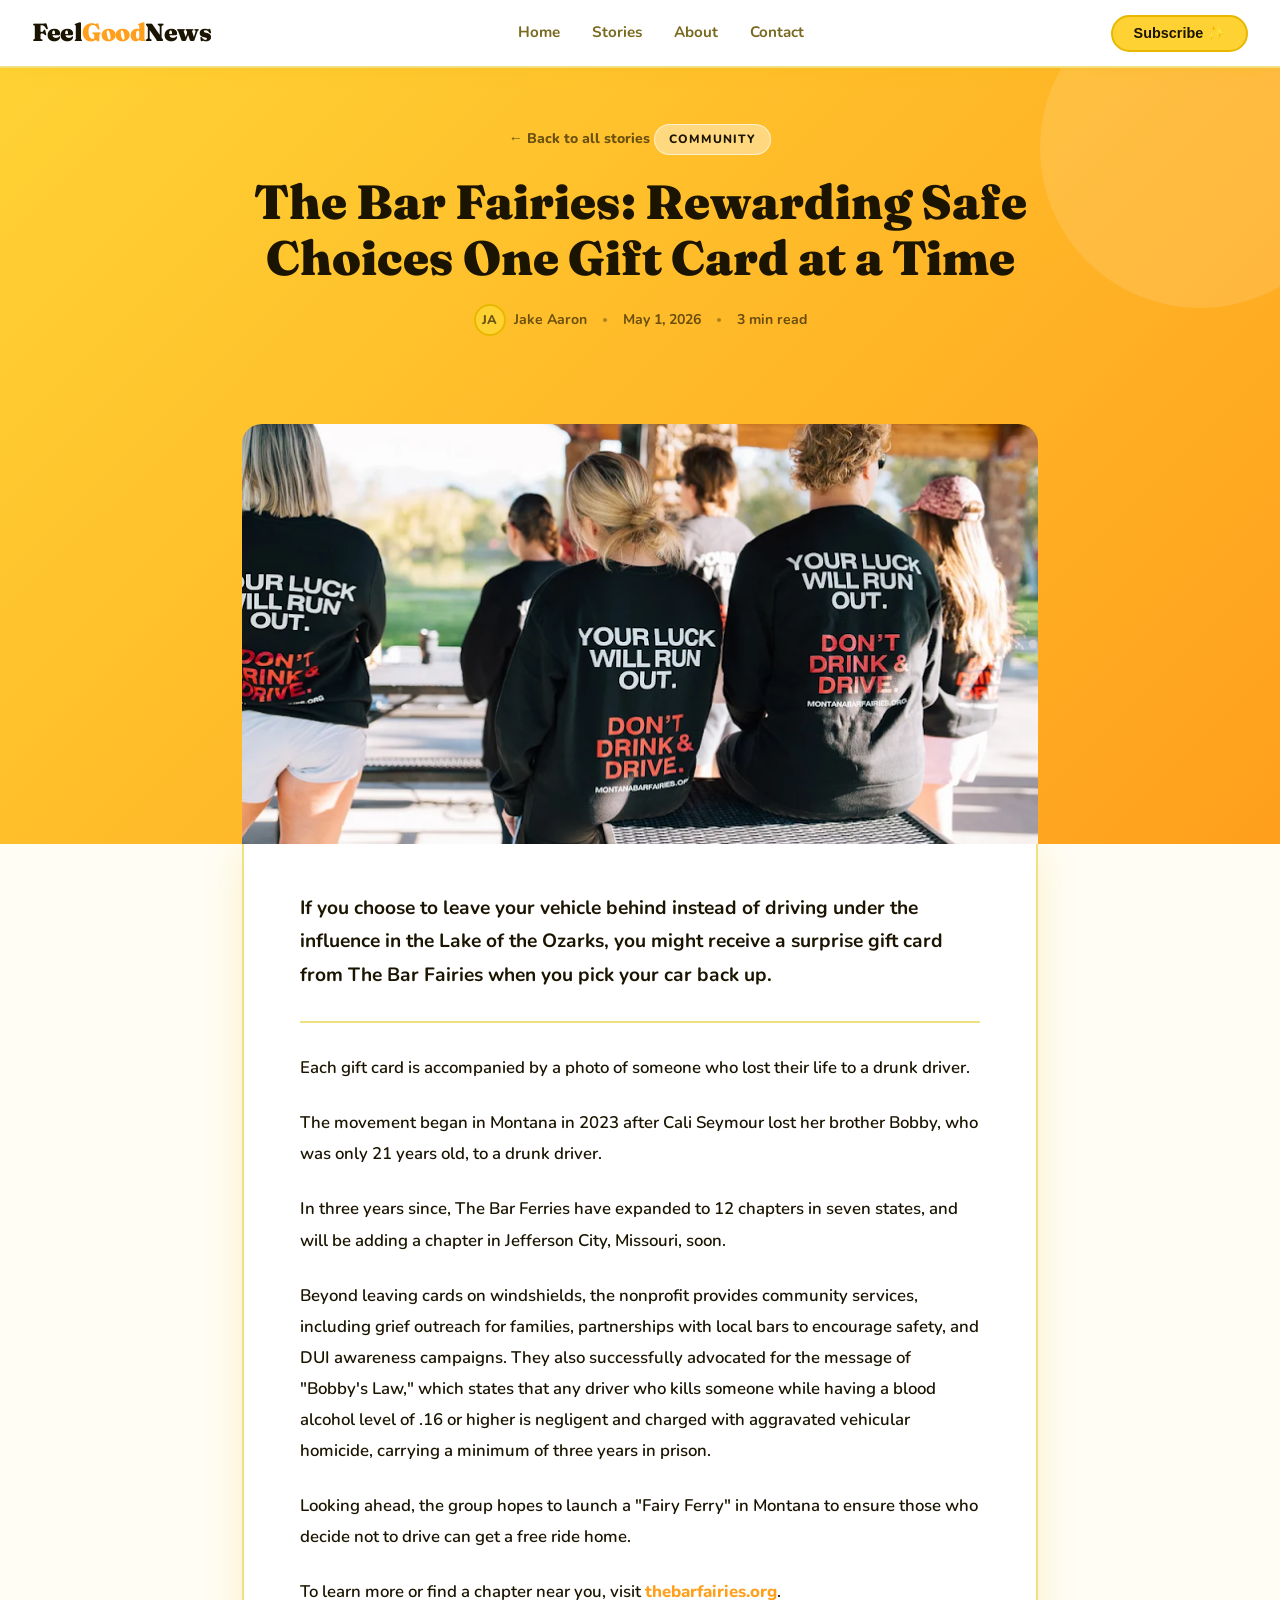
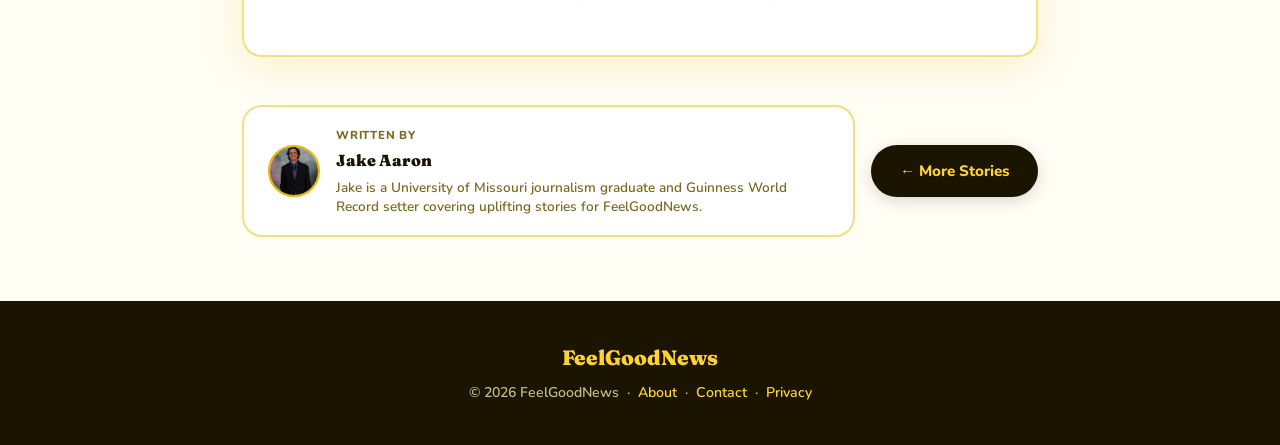
<file: articles/bar-fairies.html>
<!DOCTYPE html>
<html lang="en">
<head>
  <meta charset="UTF-8" />
  <meta name="viewport" content="width=device-width, initial-scale=1.0" />
  <title>The Bar Fairies: Rewarding Safe Choices One Gift Card at a Time — FeelGoodNews</title>
  <link rel="icon" href="data:image/svg+xml,<svg xmlns='http://www.w3.org/2000/svg' viewBox='0 0 100 100'><text y='.9em' font-size='90'>🌻</text></svg>">
  <link rel="preconnect" href="https://fonts.googleapis.com" />
  <link rel="preconnect" href="https://fonts.gstatic.com" crossorigin />
  <link href="https://fonts.googleapis.com/css2?family=Nunito:ital,wght@0,400;0,600;0,700;0,800;1,400&family=Fraunces:ital,wght@0,700;0,900;1,700&display=swap" rel="stylesheet" />
  <link rel="stylesheet" href="../style.css" />
  <style>
    .article-hero { background: linear-gradient(135deg, var(--yellow) 0%, var(--amber) 100%); padding: 3.5rem 2rem 0; position: relative; overflow: hidden; }
    .article-hero::before { content: ''; position: absolute; top: -80px; right: -80px; width: 320px; height: 320px; border-radius: 50%; background: rgba(255,255,255,0.12); pointer-events: none; }
    .article-hero-inner { position: relative; z-index: 1; max-width: 800px; margin: 0 auto; text-align: center; padding-bottom: 3rem; }
    .article-back { display: inline-flex; align-items: center; gap: 0.4rem; font-size: 0.88rem; font-weight: 800; color: rgba(26,20,0,0.65); margin-bottom: 1.5rem; transition: color 0.2s; }
    .article-back:hover { color: var(--text); }
    .article-tag { display: inline-block; background: rgba(255,255,255,0.4); border: 1.5px solid rgba(255,255,255,0.6); color: var(--text); font-size: 0.75rem; font-weight: 800; letter-spacing: 0.08em; text-transform: uppercase; padding: 0.3rem 0.9rem; border-radius: 50px; margin-bottom: 1rem; }
    .article-hero h1 { font-family: 'Fraunces', serif; font-size: clamp(1.9rem, 4vw, 3rem); font-weight: 900; line-height: 1.15; color: var(--text); margin-bottom: 1.2rem; }
    .article-meta { display: flex; align-items: center; justify-content: center; gap: 1rem; flex-wrap: wrap; font-size: 0.88rem; font-weight: 700; color: rgba(26,20,0,0.65); margin-bottom: 2.5rem; }
    .article-meta .author-avatar { width: 32px; height: 32px; font-size: 0.8rem; }
    .article-meta-author { display: flex; align-items: center; gap: 0.5rem; }
    .meta-dot { width: 4px; height: 4px; border-radius: 50%; background: rgba(26,20,0,0.35); }
    .article-header-img { max-width: 860px; margin: 0 auto; border-radius: var(--radius) var(--radius) 0 0; overflow: hidden; height: 420px; background: linear-gradient(135deg, var(--yellow-light), var(--yellow)); display: flex; align-items: center; justify-content: center; font-size: 8rem; position: relative; z-index: 1; }
    .article-header-img img { width: 100%; height: 100%; object-fit: cover; }
    .article-body-wrap { max-width: 860px; margin: 0 auto; padding: 0 2rem; }
    .article-body { background: var(--white); border-radius: 0 0 var(--radius) var(--radius); border: 2px solid var(--border); border-top: none; padding: 3rem 3.5rem; box-shadow: 0 8px 40px var(--shadow); margin-bottom: 3rem; }
    .article-body .lead { font-size: 1.2rem; font-weight: 700; line-height: 1.75; color: var(--text); margin-bottom: 1.8rem; padding-bottom: 1.8rem; border-bottom: 2px solid var(--border); }
    .article-body p { font-size: 1.05rem; font-weight: 600; line-height: 1.85; color: var(--text); margin-bottom: 1.5rem; }
    .article-body p:last-child { margin-bottom: 0; }
    .article-footer { max-width: 860px; margin: 0 auto 4rem; padding: 0 2rem; display: flex; align-items: center; justify-content: space-between; flex-wrap: wrap; gap: 1rem; }
    .article-author-card { display: flex; align-items: center; gap: 1rem; background: var(--white); border: 2px solid var(--border); border-radius: var(--radius); padding: 1.2rem 1.5rem; flex: 1; }
    .article-author-avatar { width: 52px; height: 52px; border-radius: 50%; background: var(--yellow); border: 2px solid var(--yellow-dark); display: flex; align-items: center; justify-content: center; font-size: 1.1rem; font-weight: 800; flex-shrink: 0; overflow: hidden; }
    .article-author-avatar img { width: 100%; height: 100%; object-fit: cover; }
    .article-author-info small { display: block; font-size: 0.72rem; font-weight: 800; letter-spacing: 0.07em; text-transform: uppercase; color: var(--text-muted); margin-bottom: 0.2rem; }
    .article-author-info strong { font-family: 'Fraunces', serif; font-size: 1rem; font-weight: 900; }
    .article-author-info p { font-size: 0.85rem; font-weight: 600; color: var(--text-muted); margin-top: 0.2rem; line-height: 1.4; }
    .btn-back { background: var(--text); color: var(--yellow); font-family: 'Nunito', sans-serif; font-weight: 800; font-size: 0.95rem; padding: 0.85rem 1.8rem; border-radius: 50px; border: none; cursor: pointer; text-decoration: none; display: inline-block; transition: transform 0.15s, box-shadow 0.15s; box-shadow: 0 4px 16px rgba(26,20,0,0.15); white-space: nowrap; }
    .btn-back:hover { transform: translateY(-2px); box-shadow: 0 8px 24px rgba(26,20,0,0.2); }
    @media (max-width: 768px) { .article-body { padding: 2rem 1.4rem; } .article-header-img { height: 240px; font-size: 5rem; } .article-body-wrap { padding: 0 1rem; } .article-footer { padding: 0 1rem; flex-direction: column; } .btn-back { width: 100%; text-align: center; } }
  </style>
</head>
<body>

  <nav>
    <div class="nav-logo"><a href="../index.html">Feel<span>Good</span>News</a></div>
    <ul class="nav-links">
      <li><a href="../index.html">Home</a></li>
      <li><a href="../stories-page.html">Stories</a></li>
      <li><a href="../about.html">About</a></li>
      <li><a href="../contact.html">Contact</a></li>
    </ul>
    <button class="nav-cta" onclick="location.href='../index.html#newsletter'">Subscribe ✨</button>
    <button class="nav-hamburger" id="nav-hamburger" onclick="toggleMobileMenu()" aria-label="Menu">
      <span></span><span></span><span></span>
    </button>
    <div class="nav-mobile-menu" id="nav-mobile-menu">
      <a href="../index.html">Home</a>
      <a href="../stories-page.html">Stories</a>
      <a href="../about.html">About</a>
      <a href="../contact.html">Contact</a>
      <button class="nav-cta" onclick="location.href='../index.html#newsletter'">Subscribe ✨</button>
    </div>
  </nav>

  <section class="article-hero">
    <div class="article-hero-inner">
      <a href="../stories-page.html" class="article-back">← Back to all stories</a>
      <div class="article-tag">Community</div>
      <h1>The Bar Fairies: Rewarding Safe Choices One Gift Card at a Time</h1>
      <div class="article-meta">
        <div class="article-meta-author">
          <div class="author-avatar">JA</div>
          <span>Jake Aaron</span>
        </div>
        <div class="meta-dot"></div>
        <span>May 1, 2026</span>
        <div class="meta-dot"></div>
        <span>3 min read</span>
      </div>
    </div>
    <div class="article-body-wrap">
      <div class="article-header-img">
        <img src="../images/articles/bar-fairies.png" alt="The Bar Fairies" />
      </div>
    </div>
  </section>

  <div class="article-body-wrap">
    <div class="article-body">

      <p class="lead">If you choose to leave your vehicle behind instead of driving under the influence in the Lake of the Ozarks, you might receive a surprise gift card from The Bar Fairies when you pick your car back up.</p>

      <p>Each gift card is accompanied by a photo of someone who lost their life to a drunk driver.</p>

      <p>The movement began in Montana in 2023 after Cali Seymour lost her brother Bobby, who was only 21 years old, to a drunk driver.</p>

      <p>In three years since, The Bar Ferries have expanded to 12 chapters in seven states, and will be adding a chapter in Jefferson City, Missouri, soon.</p>

      <p>Beyond leaving cards on windshields, the nonprofit provides community services, including grief outreach for families, partnerships with local bars to encourage safety, and DUI awareness campaigns. They also successfully advocated for the message of "Bobby's Law," which states that any driver who kills someone while having a blood alcohol level of .16 or higher is negligent and charged with aggravated vehicular homicide, carrying a minimum of three years in prison.</p>

      <p>Looking ahead, the group hopes to launch a "Fairy Ferry" in Montana to ensure those who decide not to drive can get a free ride home.</p>

      <p>To learn more or find a chapter near you, visit <a href="https://thebarfairies.org" target="_blank" style="color: var(--amber); font-weight: 800;">thebarfairies.org</a>.</p>

    </div>
  </div>

  <div class="article-footer">
    <div class="article-author-card">
      <div class="article-author-avatar">
        <img src="../images/team/Jake-Aaron.png" alt="Jake Aaron" />
      </div>
      <div class="article-author-info">
        <small>Written by</small>
        <strong>Jake Aaron</strong>
        <p>Jake is a University of Missouri journalism graduate and Guinness World Record setter covering uplifting stories for FeelGoodNews.</p>
      </div>
    </div>
    <a href="../stories-page.html" class="btn-back">← More Stories</a>
  </div>

  <footer>
    <div class="footer-logo">FeelGoodNews</div>
    <p>© 2026 FeelGoodNews &nbsp;·&nbsp; <a href="../about.html">About</a> &nbsp;·&nbsp; <a href="../contact.html">Contact</a> &nbsp;·&nbsp; <a href="#">Privacy</a></p>
  </footer>

  <script src="../nav.js"></script>

</body>
</html>
</file>
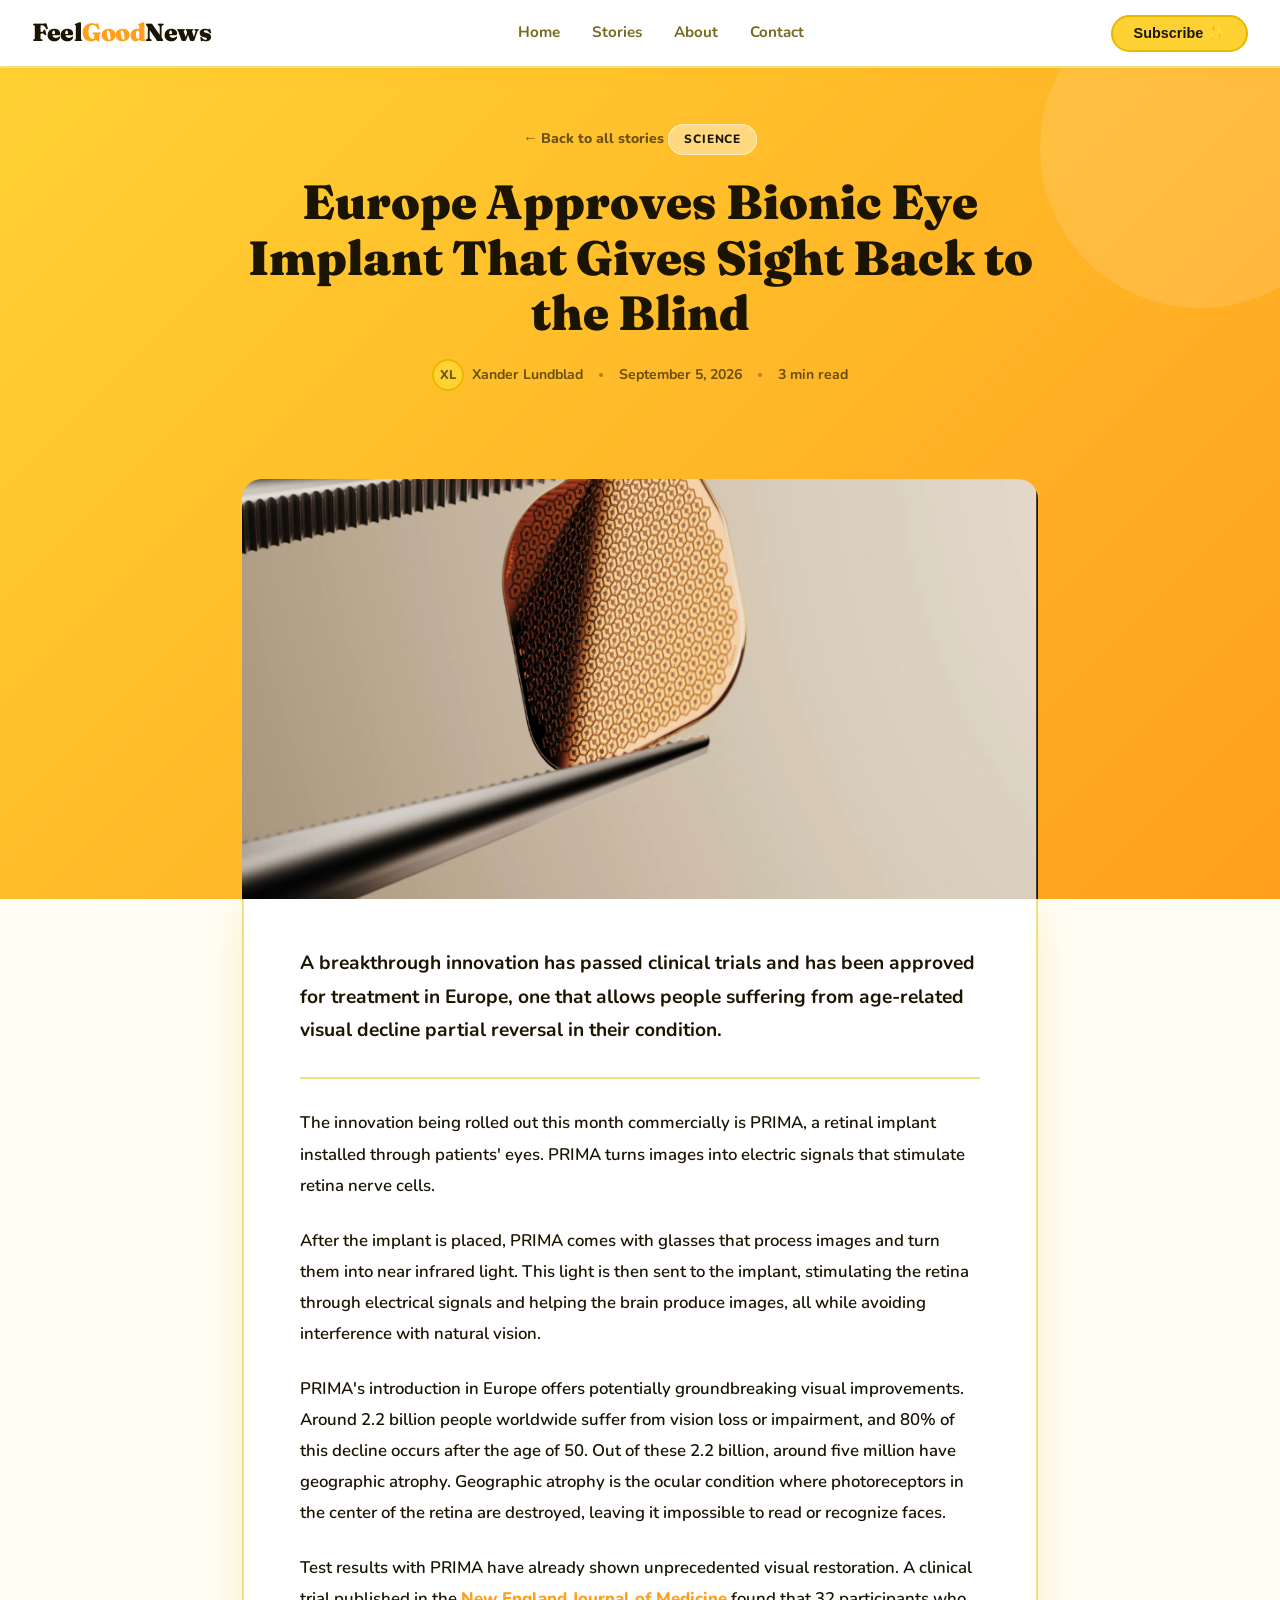
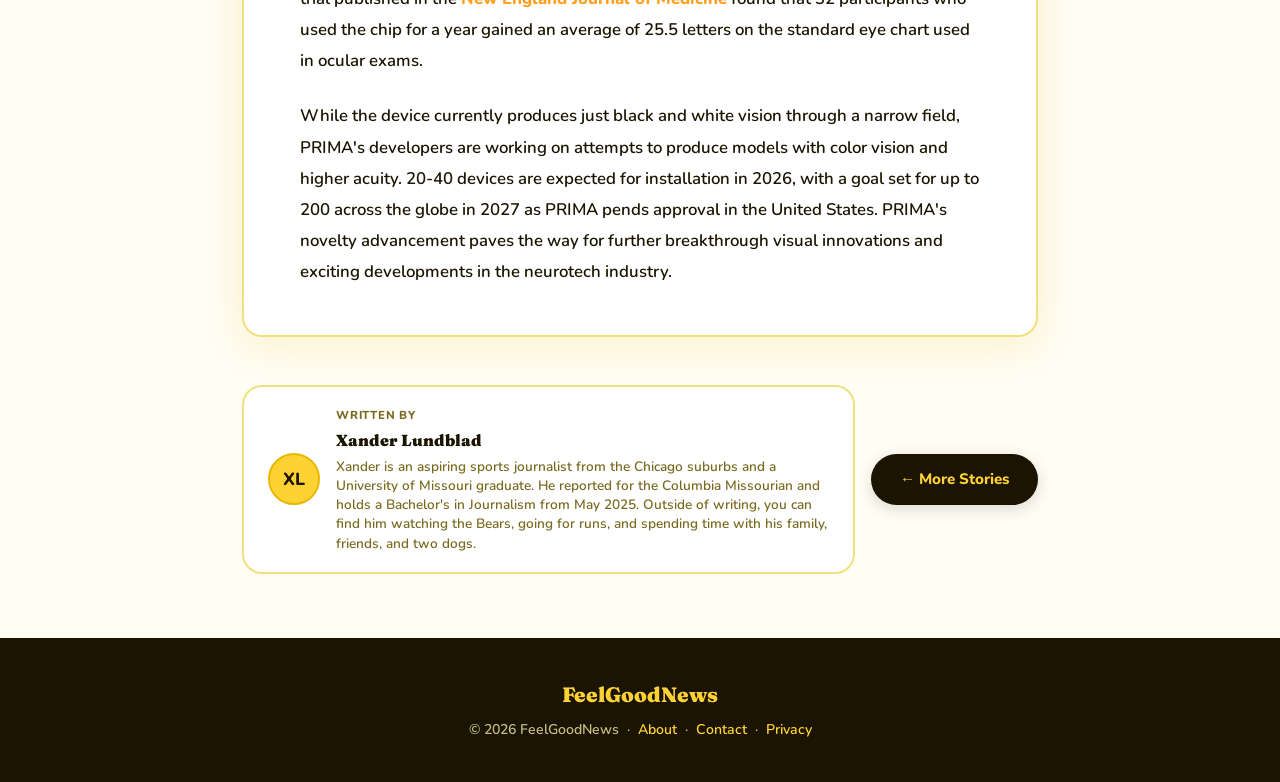
<file: articles/bionic-eye.html>
<!DOCTYPE html>
<html lang="en">
<head>
  <meta charset="UTF-8" />
  <meta name="viewport" content="width=device-width, initial-scale=1.0" />
  <title>Europe Approves Bionic Eye Implant That Gives Sight Back to the Blind — FeelGoodNews</title>
  <link rel="icon" href="data:image/svg+xml,<svg xmlns='http://www.w3.org/2000/svg' viewBox='0 0 100 100'><text y='.9em' font-size='90'>🌻</text></svg>">
  <link rel="preconnect" href="https://fonts.googleapis.com" />
  <link rel="preconnect" href="https://fonts.gstatic.com" crossorigin />
  <link href="https://fonts.googleapis.com/css2?family=Nunito:ital,wght@0,400;0,600;0,700;0,800;1,400&family=Fraunces:ital,wght@0,700;0,900;1,700&display=swap" rel="stylesheet" />
  <link rel="stylesheet" href="../style.css" />
  <style>
    .article-hero { background: linear-gradient(135deg, var(--yellow) 0%, var(--amber) 100%); padding: 3.5rem 2rem 0; position: relative; overflow: hidden; }
    .article-hero::before { content: ''; position: absolute; top: -80px; right: -80px; width: 320px; height: 320px; border-radius: 50%; background: rgba(255,255,255,0.12); pointer-events: none; }
    .article-hero-inner { position: relative; z-index: 1; max-width: 800px; margin: 0 auto; text-align: center; padding-bottom: 3rem; }
    .article-back { display: inline-flex; align-items: center; gap: 0.4rem; font-size: 0.88rem; font-weight: 800; color: rgba(26,20,0,0.65); margin-bottom: 1.5rem; transition: color 0.2s; }
    .article-back:hover { color: var(--text); }
    .article-tag { display: inline-block; background: rgba(255,255,255,0.4); border: 1.5px solid rgba(255,255,255,0.6); color: var(--text); font-size: 0.75rem; font-weight: 800; letter-spacing: 0.08em; text-transform: uppercase; padding: 0.3rem 0.9rem; border-radius: 50px; margin-bottom: 1rem; }
    .article-hero h1 { font-family: 'Fraunces', serif; font-size: clamp(1.9rem, 4vw, 3rem); font-weight: 900; line-height: 1.15; color: var(--text); margin-bottom: 1.2rem; }
    .article-meta { display: flex; align-items: center; justify-content: center; gap: 1rem; flex-wrap: wrap; font-size: 0.88rem; font-weight: 700; color: rgba(26,20,0,0.65); margin-bottom: 2.5rem; }
    .article-meta .author-avatar { width: 32px; height: 32px; font-size: 0.8rem; }
    .article-meta-author { display: flex; align-items: center; gap: 0.5rem; }
    .meta-dot { width: 4px; height: 4px; border-radius: 50%; background: rgba(26,20,0,0.35); }
    .article-header-img { max-width: 860px; margin: 0 auto; border-radius: var(--radius) var(--radius) 0 0; overflow: hidden; height: 420px; background: linear-gradient(135deg, var(--yellow-light), var(--yellow)); display: flex; align-items: center; justify-content: center; font-size: 8rem; position: relative; z-index: 1; }
    .article-header-img img { width: 100%; height: 100%; object-fit: cover; }
    .article-body-wrap { max-width: 860px; margin: 0 auto; padding: 0 2rem; }
    .article-body { background: var(--white); border-radius: 0 0 var(--radius) var(--radius); border: 2px solid var(--border); border-top: none; padding: 3rem 3.5rem; box-shadow: 0 8px 40px var(--shadow); margin-bottom: 3rem; }
    .article-body .lead { font-size: 1.2rem; font-weight: 700; line-height: 1.75; color: var(--text); margin-bottom: 1.8rem; padding-bottom: 1.8rem; border-bottom: 2px solid var(--border); }
    .article-body p { font-size: 1.05rem; font-weight: 600; line-height: 1.85; color: var(--text); margin-bottom: 1.5rem; }
    .article-body p:last-child { margin-bottom: 0; }
    .article-footer { max-width: 860px; margin: 0 auto 4rem; padding: 0 2rem; display: flex; align-items: center; justify-content: space-between; flex-wrap: wrap; gap: 1rem; }
    .article-author-card { display: flex; align-items: center; gap: 1rem; background: var(--white); border: 2px solid var(--border); border-radius: var(--radius); padding: 1.2rem 1.5rem; flex: 1; }
    .article-author-avatar { width: 52px; height: 52px; border-radius: 50%; background: var(--yellow); border: 2px solid var(--yellow-dark); display: flex; align-items: center; justify-content: center; font-size: 1.1rem; font-weight: 800; flex-shrink: 0; overflow: hidden; }
    .article-author-avatar img { width: 100%; height: 100%; object-fit: cover; }
    .article-author-info small { display: block; font-size: 0.72rem; font-weight: 800; letter-spacing: 0.07em; text-transform: uppercase; color: var(--text-muted); margin-bottom: 0.2rem; }
    .article-author-info strong { font-family: 'Fraunces', serif; font-size: 1rem; font-weight: 900; }
    .article-author-info p { font-size: 0.85rem; font-weight: 600; color: var(--text-muted); margin-top: 0.2rem; line-height: 1.4; }
    .btn-back { background: var(--text); color: var(--yellow); font-family: 'Nunito', sans-serif; font-weight: 800; font-size: 0.95rem; padding: 0.85rem 1.8rem; border-radius: 50px; border: none; cursor: pointer; text-decoration: none; display: inline-block; transition: transform 0.15s, box-shadow 0.15s; box-shadow: 0 4px 16px rgba(26,20,0,0.15); white-space: nowrap; }
    .btn-back:hover { transform: translateY(-2px); box-shadow: 0 8px 24px rgba(26,20,0,0.2); }
    @media (max-width: 768px) { .article-body { padding: 2rem 1.4rem; } .article-header-img { height: 240px; font-size: 5rem; } .article-body-wrap { padding: 0 1rem; } .article-footer { padding: 0 1rem; flex-direction: column; } .btn-back { width: 100%; text-align: center; } }
  </style>
</head>
<body>

  <nav>
    <div class="nav-logo"><a href="../index.html">Feel<span>Good</span>News</a></div>
    <ul class="nav-links">
      <li><a href="../index.html">Home</a></li>
      <li><a href="../stories-page.html">Stories</a></li>
      <li><a href="../about.html">About</a></li>
      <li><a href="../contact.html">Contact</a></li>
    </ul>
    <button class="nav-cta" onclick="location.href='../index.html#newsletter'">Subscribe ✨</button>
    <button class="nav-hamburger" id="nav-hamburger" onclick="toggleMobileMenu()" aria-label="Menu">
      <span></span><span></span><span></span>
    </button>
    <div class="nav-mobile-menu" id="nav-mobile-menu">
      <a href="../index.html">Home</a>
      <a href="../stories-page.html">Stories</a>
      <a href="../about.html">About</a>
      <a href="../contact.html">Contact</a>
      <button class="nav-cta" onclick="location.href='../index.html#newsletter'">Subscribe ✨</button>
    </div>
  </nav>

  <section class="article-hero">
    <div class="article-hero-inner">
      <a href="../stories-page.html" class="article-back">← Back to all stories</a>
      <div class="article-tag">Science</div>
      <h1>Europe Approves Bionic Eye Implant That Gives Sight Back to the Blind</h1>
      <div class="article-meta">
        <div class="article-meta-author">
          <div class="author-avatar">XL</div>
          <span>Xander Lundblad</span>
        </div>
        <div class="meta-dot"></div>
        <span>September 5, 2026</span>
        <div class="meta-dot"></div>
        <span>3 min read</span>
      </div>
    </div>
    <div class="article-body-wrap">
      <div class="article-header-img">
        <img src="../images/articles/bionic-eye2.png" alt="Bionic Eye Implant" />
      </div>
    </div>
  </section>

  <div class="article-body-wrap">
    <div class="article-body">

      <p class="lead">A breakthrough innovation has passed clinical trials and has been approved for treatment in Europe, one that allows people suffering from age-related visual decline partial reversal in their condition.</p>

      <p>The innovation being rolled out this month commercially is PRIMA, a retinal implant installed through patients' eyes. PRIMA turns images into electric signals that stimulate retina nerve cells.</p>

      <p>After the implant is placed, PRIMA comes with glasses that process images and turn them into near infrared light. This light is then sent to the implant, stimulating the retina through electrical signals and helping the brain produce images, all while avoiding interference with natural vision.</p>

      <p>PRIMA's introduction in Europe offers potentially groundbreaking visual improvements. Around 2.2 billion people worldwide suffer from vision loss or impairment, and 80% of this decline occurs after the age of 50. Out of these 2.2 billion, around five million have geographic atrophy. Geographic atrophy is the ocular condition where photoreceptors in the center of the retina are destroyed, leaving it impossible to read or recognize faces.</p>

      <p>Test results with PRIMA have already shown unprecedented visual restoration. A clinical trial published in the <a href="https://www.nejm.org/doi/10.1056/NEJMoa2501396" target="_blank" style="color: var(--amber); font-weight: 800;">New England Journal of Medicine</a> found that 32 participants who used the chip for a year gained an average of 25.5 letters on the standard eye chart used in ocular exams.</p>

      <p>While the device currently produces just black and white vision through a narrow field, PRIMA's developers are working on attempts to produce models with color vision and higher acuity. 20-40 devices are expected for installation in 2026, with a goal set for up to 200 across the globe in 2027 as PRIMA pends approval in the United States. PRIMA's novelty advancement paves the way for further breakthrough visual innovations and exciting developments in the neurotech industry.</p>

    </div>
  </div>

  <div class="article-footer">
    <div class="article-author-card">
      <div class="article-author-avatar">XL</div>
      <div class="article-author-info">
        <small>Written by</small>
        <strong>Xander Lundblad</strong>
        <p>Xander is an aspiring sports journalist from the Chicago suburbs and a University of Missouri graduate. He reported for the Columbia Missourian and holds a Bachelor's in Journalism from May 2025. Outside of writing, you can find him watching the Bears, going for runs, and spending time with his family, friends, and two dogs.</p>
      </div>
    </div>
    <a href="../stories-page.html" class="btn-back">← More Stories</a>
  </div>

  <footer>
    <div class="footer-logo">FeelGoodNews</div>
    <p>© 2026 FeelGoodNews &nbsp;·&nbsp; <a href="../about.html">About</a> &nbsp;·&nbsp; <a href="../contact.html">Contact</a> &nbsp;·&nbsp; <a href="#">Privacy</a></p>
  </footer>

  <script src="../nav.js"></script>

</body>
</html>
</file>
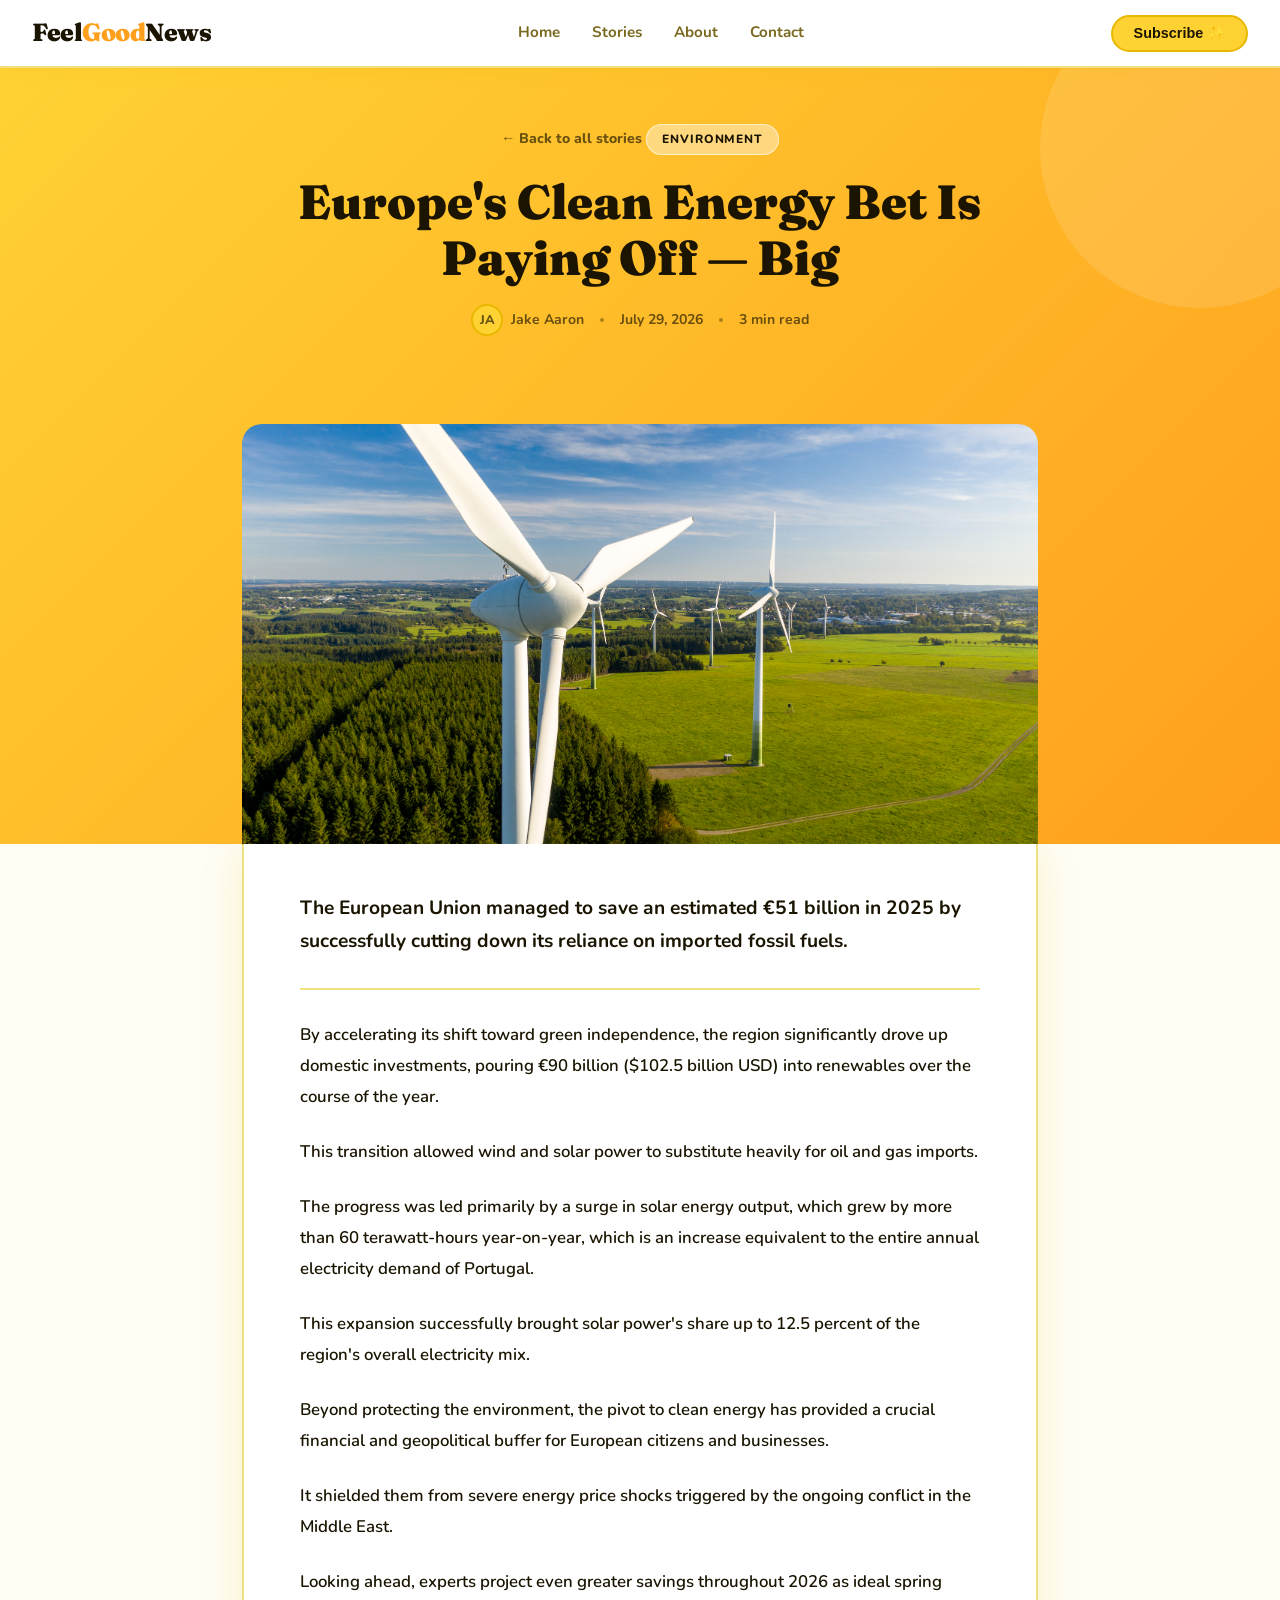
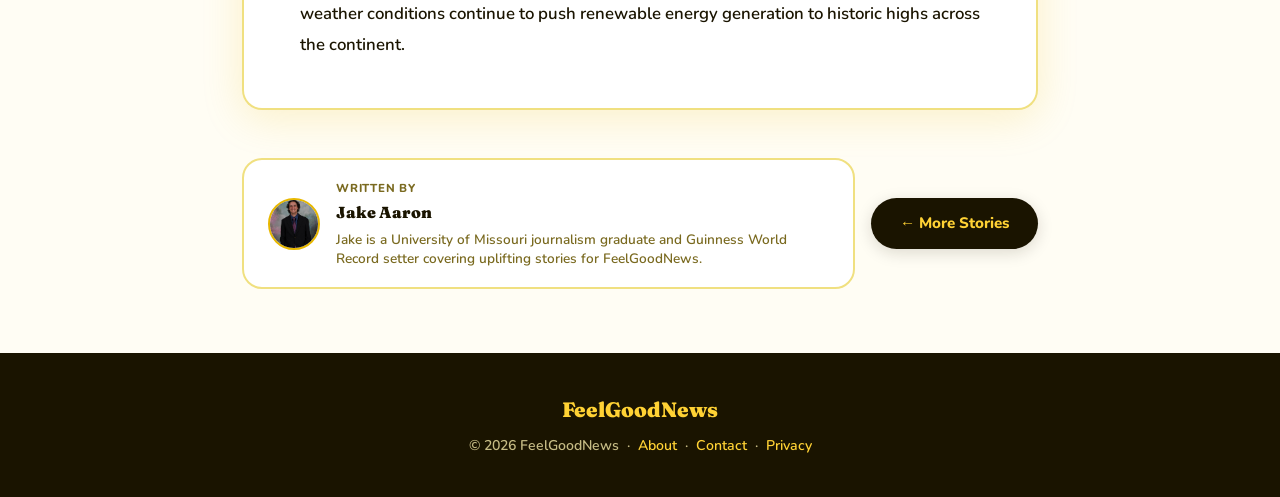
<file: articles/europe-clean-energy.html>
<!DOCTYPE html>
<html lang="en">
<head>
  <meta charset="UTF-8" />
  <meta name="viewport" content="width=device-width, initial-scale=1.0" />
  <title>Europe's Clean Energy Bet Is Paying Off — Big — FeelGoodNews</title>
  <link rel="icon" href="data:image/svg+xml,<svg xmlns='http://www.w3.org/2000/svg' viewBox='0 0 100 100'><text y='.9em' font-size='90'>🌻</text></svg>">
  <link rel="preconnect" href="https://fonts.googleapis.com" />
  <link rel="preconnect" href="https://fonts.gstatic.com" crossorigin />
  <link href="https://fonts.googleapis.com/css2?family=Nunito:ital,wght@0,400;0,600;0,700;0,800;1,400&family=Fraunces:ital,wght@0,700;0,900;1,700&display=swap" rel="stylesheet" />
  <link rel="stylesheet" href="../style.css" />
  <style>
    .article-hero { background: linear-gradient(135deg, var(--yellow) 0%, var(--amber) 100%); padding: 3.5rem 2rem 0; position: relative; overflow: hidden; }
    .article-hero::before { content: ''; position: absolute; top: -80px; right: -80px; width: 320px; height: 320px; border-radius: 50%; background: rgba(255,255,255,0.12); pointer-events: none; }
    .article-hero-inner { position: relative; z-index: 1; max-width: 800px; margin: 0 auto; text-align: center; padding-bottom: 3rem; }
    .article-back { display: inline-flex; align-items: center; gap: 0.4rem; font-size: 0.88rem; font-weight: 800; color: rgba(26,20,0,0.65); margin-bottom: 1.5rem; transition: color 0.2s; }
    .article-back:hover { color: var(--text); }
    .article-tag { display: inline-block; background: rgba(255,255,255,0.4); border: 1.5px solid rgba(255,255,255,0.6); color: var(--text); font-size: 0.75rem; font-weight: 800; letter-spacing: 0.08em; text-transform: uppercase; padding: 0.3rem 0.9rem; border-radius: 50px; margin-bottom: 1rem; }
    .article-hero h1 { font-family: 'Fraunces', serif; font-size: clamp(1.9rem, 4vw, 3rem); font-weight: 900; line-height: 1.15; color: var(--text); margin-bottom: 1.2rem; }
    .article-meta { display: flex; align-items: center; justify-content: center; gap: 1rem; flex-wrap: wrap; font-size: 0.88rem; font-weight: 700; color: rgba(26,20,0,0.65); margin-bottom: 2.5rem; }
    .article-meta .author-avatar { width: 32px; height: 32px; font-size: 0.8rem; }
    .article-meta-author { display: flex; align-items: center; gap: 0.5rem; }
    .meta-dot { width: 4px; height: 4px; border-radius: 50%; background: rgba(26,20,0,0.35); }
    .article-header-img { max-width: 860px; margin: 0 auto; border-radius: var(--radius) var(--radius) 0 0; overflow: hidden; height: 420px; background: linear-gradient(135deg, var(--yellow-light), var(--yellow)); display: flex; align-items: center; justify-content: center; font-size: 8rem; position: relative; z-index: 1; }
    .article-header-img img { width: 100%; height: 100%; object-fit: cover; }
    .article-body-wrap { max-width: 860px; margin: 0 auto; padding: 0 2rem; }
    .article-body { background: var(--white); border-radius: 0 0 var(--radius) var(--radius); border: 2px solid var(--border); border-top: none; padding: 3rem 3.5rem; box-shadow: 0 8px 40px var(--shadow); margin-bottom: 3rem; }
    .article-body .lead { font-size: 1.2rem; font-weight: 700; line-height: 1.75; color: var(--text); margin-bottom: 1.8rem; padding-bottom: 1.8rem; border-bottom: 2px solid var(--border); }
    .article-body p { font-size: 1.05rem; font-weight: 600; line-height: 1.85; color: var(--text); margin-bottom: 1.5rem; }
    .article-body p:last-child { margin-bottom: 0; }
    .article-footer { max-width: 860px; margin: 0 auto 4rem; padding: 0 2rem; display: flex; align-items: center; justify-content: space-between; flex-wrap: wrap; gap: 1rem; }
    .article-author-card { display: flex; align-items: center; gap: 1rem; background: var(--white); border: 2px solid var(--border); border-radius: var(--radius); padding: 1.2rem 1.5rem; flex: 1; }
    .article-author-avatar { width: 52px; height: 52px; border-radius: 50%; background: var(--yellow); border: 2px solid var(--yellow-dark); display: flex; align-items: center; justify-content: center; font-size: 1.1rem; font-weight: 800; flex-shrink: 0; overflow: hidden; }
    .article-author-avatar img { width: 100%; height: 100%; object-fit: cover; }
    .article-author-info small { display: block; font-size: 0.72rem; font-weight: 800; letter-spacing: 0.07em; text-transform: uppercase; color: var(--text-muted); margin-bottom: 0.2rem; }
    .article-author-info strong { font-family: 'Fraunces', serif; font-size: 1rem; font-weight: 900; }
    .article-author-info p { font-size: 0.85rem; font-weight: 600; color: var(--text-muted); margin-top: 0.2rem; line-height: 1.4; }
    .btn-back { background: var(--text); color: var(--yellow); font-family: 'Nunito', sans-serif; font-weight: 800; font-size: 0.95rem; padding: 0.85rem 1.8rem; border-radius: 50px; border: none; cursor: pointer; text-decoration: none; display: inline-block; transition: transform 0.15s, box-shadow 0.15s; box-shadow: 0 4px 16px rgba(26,20,0,0.15); white-space: nowrap; }
    .btn-back:hover { transform: translateY(-2px); box-shadow: 0 8px 24px rgba(26,20,0,0.2); }
    @media (max-width: 768px) { .article-body { padding: 2rem 1.4rem; } .article-header-img { height: 240px; font-size: 5rem; } .article-body-wrap { padding: 0 1rem; } .article-footer { padding: 0 1rem; flex-direction: column; } .btn-back { width: 100%; text-align: center; } }
  </style>
</head>
<body>

  <nav>
    <div class="nav-logo"><a href="../index.html">Feel<span>Good</span>News</a></div>
    <ul class="nav-links">
      <li><a href="../index.html">Home</a></li>
      <li><a href="../stories-page.html">Stories</a></li>
      <li><a href="../about.html">About</a></li>
      <li><a href="../contact.html">Contact</a></li>
    </ul>
    <button class="nav-cta" onclick="location.href='../index.html#newsletter'">Subscribe ✨</button>
    <button class="nav-hamburger" id="nav-hamburger" onclick="toggleMobileMenu()" aria-label="Menu">
      <span></span><span></span><span></span>
    </button>
    <div class="nav-mobile-menu" id="nav-mobile-menu">
      <a href="../index.html">Home</a>
      <a href="../stories-page.html">Stories</a>
      <a href="../about.html">About</a>
      <a href="../contact.html">Contact</a>
      <button class="nav-cta" onclick="location.href='../index.html#newsletter'">Subscribe ✨</button>
    </div>
  </nav>

  <section class="article-hero">
    <div class="article-hero-inner">
      <a href="../stories-page.html" class="article-back">← Back to all stories</a>
      <div class="article-tag">Environment</div>
      <h1>Europe's Clean Energy Bet Is Paying Off — Big</h1>
      <div class="article-meta">
        <div class="article-meta-author">
          <div class="author-avatar">JA</div>
          <span>Jake Aaron</span>
        </div>
        <div class="meta-dot"></div>
        <span>July 29, 2026</span>
        <div class="meta-dot"></div>
        <span>3 min read</span>
      </div>
    </div>
    <div class="article-body-wrap">
      <div class="article-header-img">
        <img src="../images/articles/europe-clean-energy.png" alt="Europe's Clean Energy" />
      </div>
    </div>
  </section>

  <div class="article-body-wrap">
    <div class="article-body">

      <p class="lead">The European Union managed to save an estimated €51 billion in 2025 by successfully cutting down its reliance on imported fossil fuels.</p>

      <p>By accelerating its shift toward green independence, the region significantly drove up domestic investments, pouring €90 billion ($102.5 billion USD) into renewables over the course of the year.</p>

      <p>This transition allowed wind and solar power to substitute heavily for oil and gas imports.</p>

      <p>The progress was led primarily by a surge in solar energy output, which grew by more than 60 terawatt-hours year-on-year, which is an increase equivalent to the entire annual electricity demand of Portugal.</p>

      <p>This expansion successfully brought solar power's share up to 12.5 percent of the region's overall electricity mix.</p>

      <p>Beyond protecting the environment, the pivot to clean energy has provided a crucial financial and geopolitical buffer for European citizens and businesses.</p>

      <p>It shielded them from severe energy price shocks triggered by the ongoing conflict in the Middle East.</p>

      <p>Looking ahead, experts project even greater savings throughout 2026 as ideal spring weather conditions continue to push renewable energy generation to historic highs across the continent.</p>

    </div>
  </div>

  <div class="article-footer">
    <div class="article-author-card">
      <div class="article-author-avatar">
        <img src="../images/team/Jake-Aaron.png" alt="Jake Aaron" />
      </div>
      <div class="article-author-info">
        <small>Written by</small>
        <strong>Jake Aaron</strong>
        <p>Jake is a University of Missouri journalism graduate and Guinness World Record setter covering uplifting stories for FeelGoodNews.</p>
      </div>
    </div>
    <a href="../stories-page.html" class="btn-back">← More Stories</a>
  </div>

  <footer>
    <div class="footer-logo">FeelGoodNews</div>
    <p>© 2026 FeelGoodNews &nbsp;·&nbsp; <a href="../about.html">About</a> &nbsp;·&nbsp; <a href="../contact.html">Contact</a> &nbsp;·&nbsp; <a href="#">Privacy</a></p>
  </footer>

  <script src="../nav.js"></script>

</body>
</html>
</file>
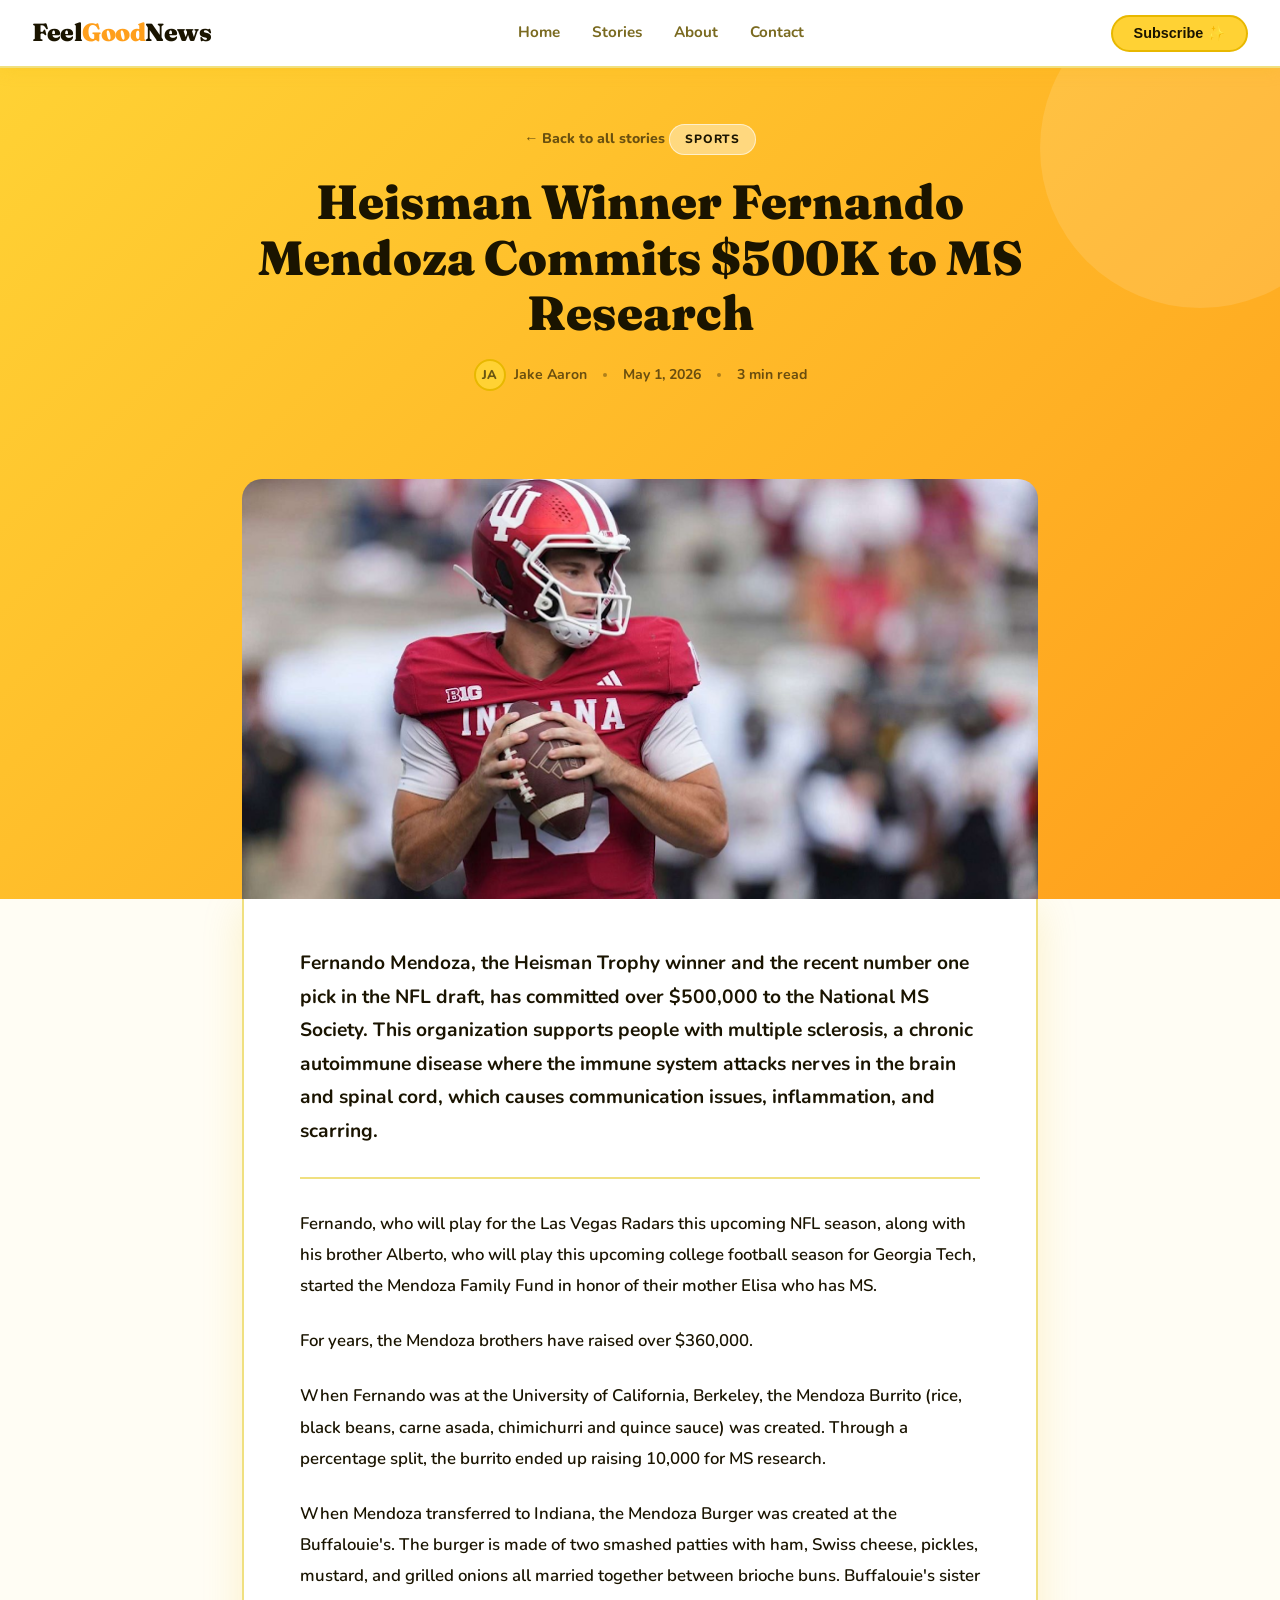
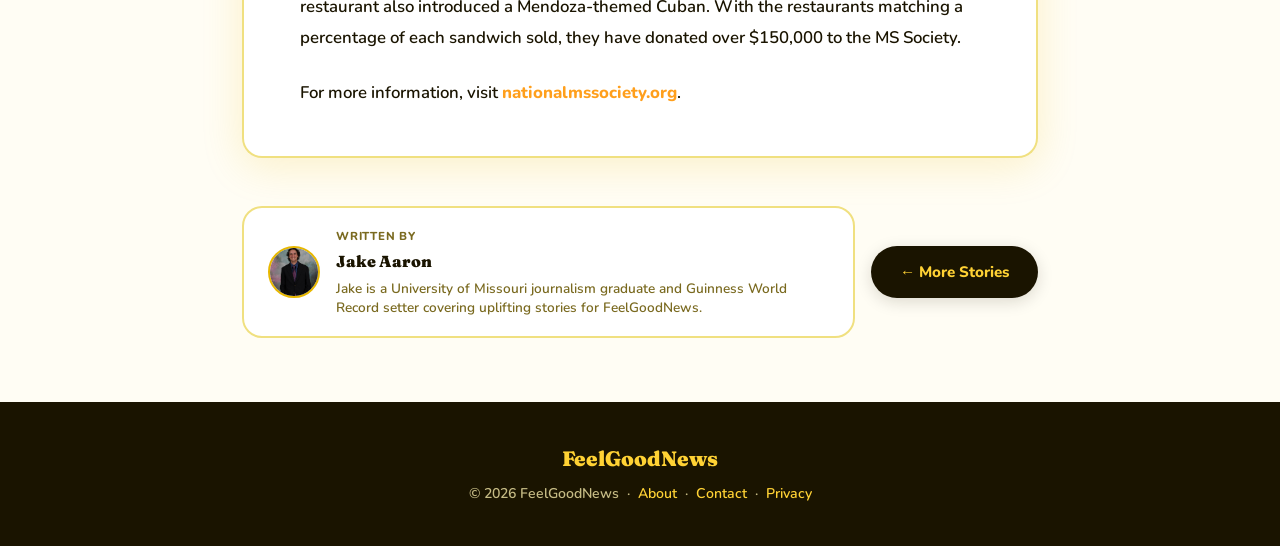
<file: articles/fernando-mendoza.html>
<!DOCTYPE html>
<html lang="en">
<head>
  <meta charset="UTF-8" />
  <meta name="viewport" content="width=device-width, initial-scale=1.0" />
  <title>Heisman Winner Fernando Mendoza Commits $500K to MS Research — FeelGoodNews</title>
  <link rel="icon" href="data:image/svg+xml,<svg xmlns='http://www.w3.org/2000/svg' viewBox='0 0 100 100'><text y='.9em' font-size='90'>🌻</text></svg>">
  <link rel="preconnect" href="https://fonts.googleapis.com" />
  <link rel="preconnect" href="https://fonts.gstatic.com" crossorigin />
  <link href="https://fonts.googleapis.com/css2?family=Nunito:ital,wght@0,400;0,600;0,700;0,800;1,400&family=Fraunces:ital,wght@0,700;0,900;1,700&display=swap" rel="stylesheet" />
  <link rel="stylesheet" href="../style.css" />
  <style>
    .article-hero { background: linear-gradient(135deg, var(--yellow) 0%, var(--amber) 100%); padding: 3.5rem 2rem 0; position: relative; overflow: hidden; }
    .article-hero::before { content: ''; position: absolute; top: -80px; right: -80px; width: 320px; height: 320px; border-radius: 50%; background: rgba(255,255,255,0.12); pointer-events: none; }
    .article-hero-inner { position: relative; z-index: 1; max-width: 800px; margin: 0 auto; text-align: center; padding-bottom: 3rem; }
    .article-back { display: inline-flex; align-items: center; gap: 0.4rem; font-size: 0.88rem; font-weight: 800; color: rgba(26,20,0,0.65); margin-bottom: 1.5rem; transition: color 0.2s; }
    .article-back:hover { color: var(--text); }
    .article-tag { display: inline-block; background: rgba(255,255,255,0.4); border: 1.5px solid rgba(255,255,255,0.6); color: var(--text); font-size: 0.75rem; font-weight: 800; letter-spacing: 0.08em; text-transform: uppercase; padding: 0.3rem 0.9rem; border-radius: 50px; margin-bottom: 1rem; }
    .article-hero h1 { font-family: 'Fraunces', serif; font-size: clamp(1.9rem, 4vw, 3rem); font-weight: 900; line-height: 1.15; color: var(--text); margin-bottom: 1.2rem; }
    .article-meta { display: flex; align-items: center; justify-content: center; gap: 1rem; flex-wrap: wrap; font-size: 0.88rem; font-weight: 700; color: rgba(26,20,0,0.65); margin-bottom: 2.5rem; }
    .article-meta .author-avatar { width: 32px; height: 32px; font-size: 0.8rem; }
    .article-meta-author { display: flex; align-items: center; gap: 0.5rem; }
    .meta-dot { width: 4px; height: 4px; border-radius: 50%; background: rgba(26,20,0,0.35); }
    .article-header-img { max-width: 860px; margin: 0 auto; border-radius: var(--radius) var(--radius) 0 0; overflow: hidden; height: 420px; background: linear-gradient(135deg, var(--yellow-light), var(--yellow)); display: flex; align-items: center; justify-content: center; font-size: 8rem; position: relative; z-index: 1; }
    .article-header-img img { width: 100%; height: 100%; object-fit: cover; }
    .article-body-wrap { max-width: 860px; margin: 0 auto; padding: 0 2rem; }
    .article-body { background: var(--white); border-radius: 0 0 var(--radius) var(--radius); border: 2px solid var(--border); border-top: none; padding: 3rem 3.5rem; box-shadow: 0 8px 40px var(--shadow); margin-bottom: 3rem; }
    .article-body .lead { font-size: 1.2rem; font-weight: 700; line-height: 1.75; color: var(--text); margin-bottom: 1.8rem; padding-bottom: 1.8rem; border-bottom: 2px solid var(--border); }
    .article-body p { font-size: 1.05rem; font-weight: 600; line-height: 1.85; color: var(--text); margin-bottom: 1.5rem; }
    .article-body p:last-child { margin-bottom: 0; }
    .article-body blockquote { background: var(--yellow-light); border-left: 4px solid var(--amber); border-radius: 0 var(--radius-sm) var(--radius-sm) 0; padding: 1.2rem 1.5rem; margin: 2rem 0; font-family: 'Fraunces', serif; font-size: 1.15rem; font-weight: 700; font-style: italic; color: var(--text); line-height: 1.55; }
    .article-body blockquote cite { display: block; font-size: 0.85rem; font-weight: 700; font-style: normal; color: var(--text-muted); margin-top: 0.6rem; }
    .article-footer { max-width: 860px; margin: 0 auto 4rem; padding: 0 2rem; display: flex; align-items: center; justify-content: space-between; flex-wrap: wrap; gap: 1rem; }
    .article-author-card { display: flex; align-items: center; gap: 1rem; background: var(--white); border: 2px solid var(--border); border-radius: var(--radius); padding: 1.2rem 1.5rem; flex: 1; }
    .article-author-avatar { width: 52px; height: 52px; border-radius: 50%; background: var(--yellow); border: 2px solid var(--yellow-dark); display: flex; align-items: center; justify-content: center; font-size: 1.1rem; font-weight: 800; flex-shrink: 0; overflow: hidden; }
    .article-author-avatar img { width: 100%; height: 100%; object-fit: cover; }
    .article-author-info small { display: block; font-size: 0.72rem; font-weight: 800; letter-spacing: 0.07em; text-transform: uppercase; color: var(--text-muted); margin-bottom: 0.2rem; }
    .article-author-info strong { font-family: 'Fraunces', serif; font-size: 1rem; font-weight: 900; }
    .article-author-info p { font-size: 0.85rem; font-weight: 600; color: var(--text-muted); margin-top: 0.2rem; line-height: 1.4; }
    .btn-back { background: var(--text); color: var(--yellow); font-family: 'Nunito', sans-serif; font-weight: 800; font-size: 0.95rem; padding: 0.85rem 1.8rem; border-radius: 50px; border: none; cursor: pointer; text-decoration: none; display: inline-block; transition: transform 0.15s, box-shadow 0.15s; box-shadow: 0 4px 16px rgba(26,20,0,0.15); white-space: nowrap; }
    .btn-back:hover { transform: translateY(-2px); box-shadow: 0 8px 24px rgba(26,20,0,0.2); }
    @media (max-width: 768px) { .article-body { padding: 2rem 1.4rem; } .article-header-img { height: 240px; font-size: 5rem; } .article-body-wrap { padding: 0 1rem; } .article-footer { padding: 0 1rem; flex-direction: column; } .btn-back { width: 100%; text-align: center; } }
  </style>
</head>
<body>

  <nav>
    <div class="nav-logo"><a href="../index.html">Feel<span>Good</span>News</a></div>
    <ul class="nav-links">
      <li><a href="../index.html">Home</a></li>
      <li><a href="../stories-page.html">Stories</a></li>
      <li><a href="../about.html">About</a></li>
      <li><a href="../contact.html">Contact</a></li>
    </ul>
    <button class="nav-cta" onclick="location.href='../index.html#newsletter'">Subscribe ✨</button>
    <button class="nav-hamburger" id="nav-hamburger" onclick="toggleMobileMenu()" aria-label="Menu">
      <span></span><span></span><span></span>
    </button>
    <div class="nav-mobile-menu" id="nav-mobile-menu">
      <a href="../index.html">Home</a>
      <a href="../stories-page.html">Stories</a>
      <a href="../about.html">About</a>
      <a href="../contact.html">Contact</a>
      <button class="nav-cta" onclick="location.href='../index.html#newsletter'">Subscribe ✨</button>
    </div>
  </nav>

  <section class="article-hero">
    <div class="article-hero-inner">
      <a href="../stories-page.html" class="article-back">← Back to all stories</a>
      <div class="article-tag">Sports</div>
      <h1>Heisman Winner Fernando Mendoza Commits $500K to MS Research</h1>
      <div class="article-meta">
        <div class="article-meta-author">
          <div class="author-avatar">JA</div>
          <span>Jake Aaron</span>
        </div>
        <div class="meta-dot"></div>
        <span>May 1, 2026</span>
        <div class="meta-dot"></div>
        <span>3 min read</span>
      </div>
    </div>
    <div class="article-body-wrap">
      <div class="article-header-img">
        <img src="../images/articles/fernando-mendoza.png" alt="Fernando Mendoza" />
      </div>
    </div>
  </section>

  <div class="article-body-wrap">
    <div class="article-body">

      <p class="lead">Fernando Mendoza, the Heisman Trophy winner and the recent number one pick in the NFL draft, has committed over $500,000 to the National MS Society. This organization supports people with multiple sclerosis, a chronic autoimmune disease where the immune system attacks nerves in the brain and spinal cord, which causes communication issues, inflammation, and scarring.</p>

      <p>Fernando, who will play for the Las Vegas Radars this upcoming NFL season, along with his brother Alberto, who will play this upcoming college football season for Georgia Tech, started the Mendoza Family Fund in honor of their mother Elisa who has MS.</p>

      <p>For years, the Mendoza brothers have raised over $360,000.</p>

      <p>When Fernando was at the University of California, Berkeley, the Mendoza Burrito (rice, black beans, carne asada, chimichurri and quince sauce) was created. Through a percentage split, the burrito ended up raising 10,000 for MS research.</p>

      <p>When Mendoza transferred to Indiana, the Mendoza Burger was created at the Buffalouie's. The burger is made of two smashed patties with ham, Swiss cheese, pickles, mustard, and grilled onions all married together between brioche buns. Buffalouie's sister restaurant also introduced a Mendoza-themed Cuban. With the restaurants matching a percentage of each sandwich sold, they have donated over $150,000 to the MS Society.</p>

      <p>For more information, visit <a href="https://www.nationalmssociety.org/news-and-magazine/news/heisman-trophy-winner-fernando-mendoza" target="_blank" style="color: var(--amber); font-weight: 800;">nationalmssociety.org</a>.</p>

    </div>
  </div>

  <div class="article-footer">
    <div class="article-author-card">
      <div class="article-author-avatar">
        <img src="../images/team/Jake-Aaron.png" alt="Jake Aaron" />
      </div>
      <div class="article-author-info">
        <small>Written by</small>
        <strong>Jake Aaron</strong>
        <p>Jake is a University of Missouri journalism graduate and Guinness World Record setter covering uplifting stories for FeelGoodNews.</p>
      </div>
    </div>
    <a href="../stories-page.html" class="btn-back">← More Stories</a>
  </div>

  <footer>
    <div class="footer-logo">FeelGoodNews</div>
    <p>© 2026 FeelGoodNews &nbsp;·&nbsp; <a href="../about.html">About</a> &nbsp;·&nbsp; <a href="../contact.html">Contact</a> &nbsp;·&nbsp; <a href="#">Privacy</a></p>
  </footer>

  <script src="../nav.js"></script>

</body>
</html>
</file>
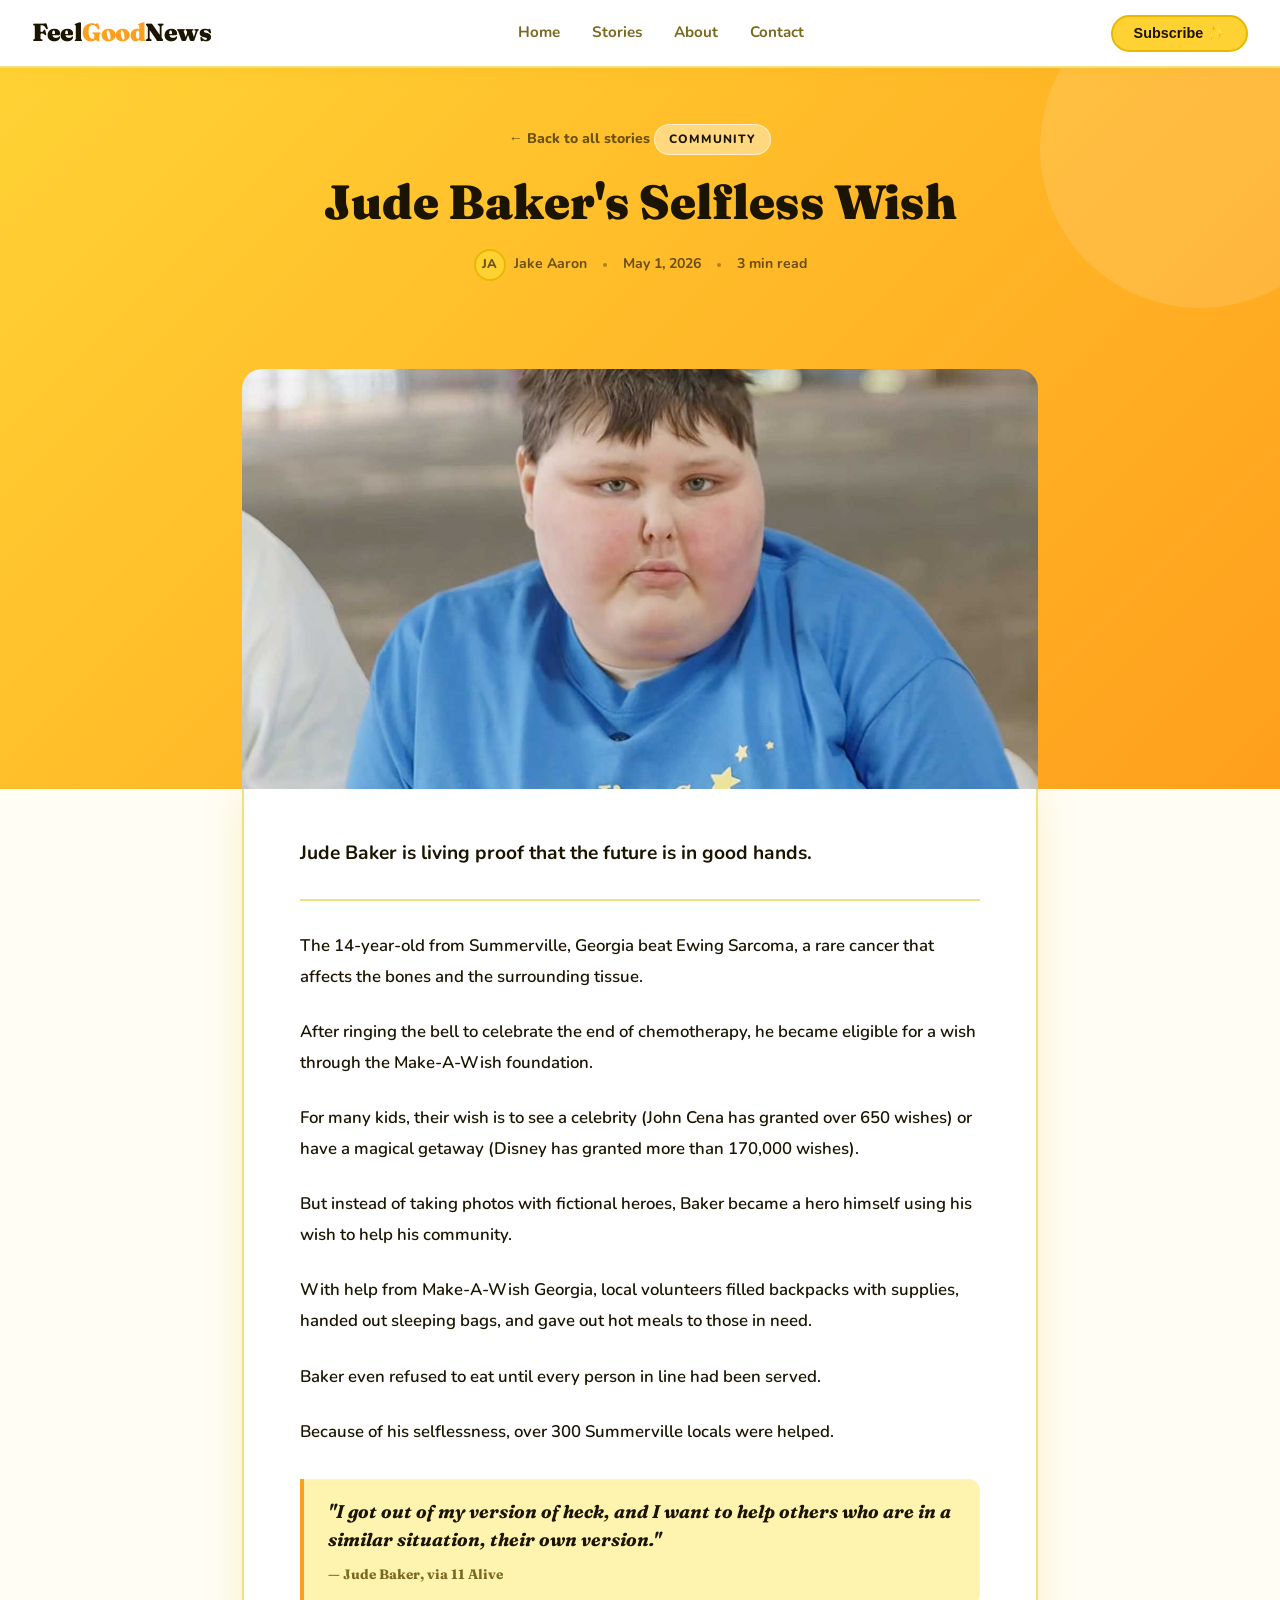
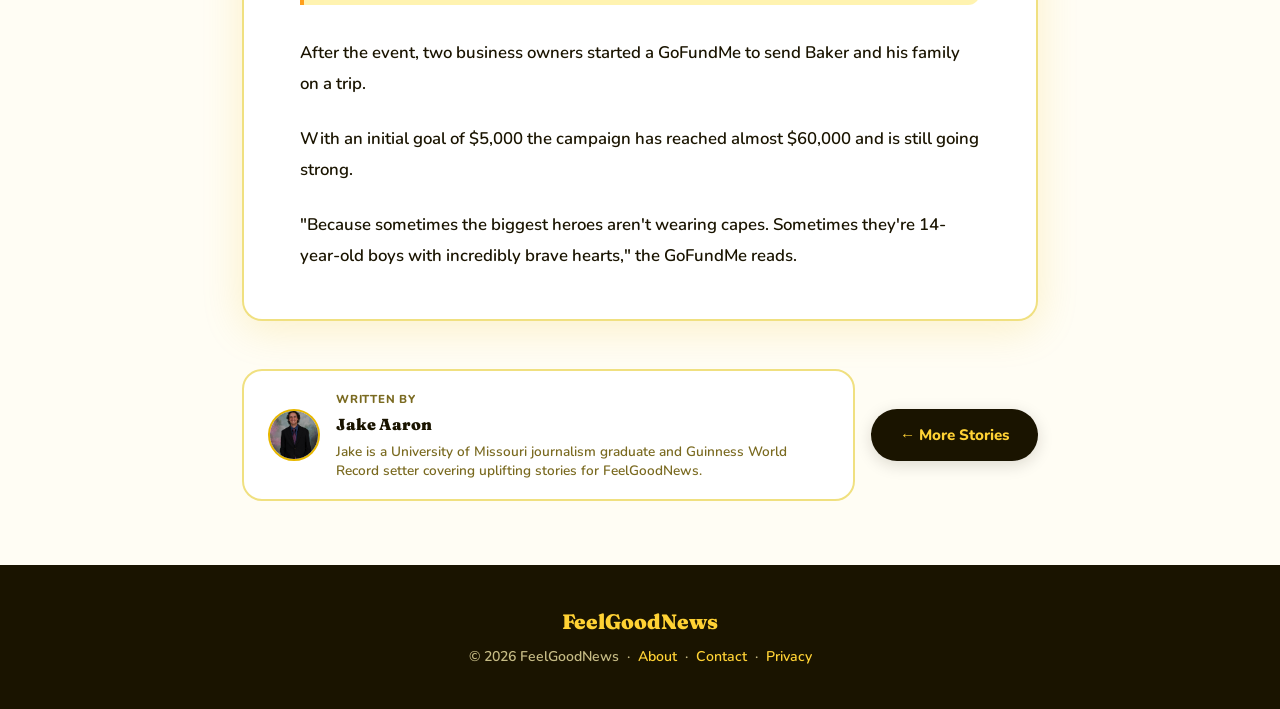
<file: articles/jude-baker.html>
<!DOCTYPE html>
<html lang="en">
<head>
  <meta charset="UTF-8" />
  <meta name="viewport" content="width=device-width, initial-scale=1.0" />
  <title>Jude Baker's Selfless Wish — FeelGoodNews</title>
  <link rel="icon" href="data:image/svg+xml,<svg xmlns='http://www.w3.org/2000/svg' viewBox='0 0 100 100'><text y='.9em' font-size='90'>🌻</text></svg>">
  <link rel="preconnect" href="https://fonts.googleapis.com" />
  <link rel="preconnect" href="https://fonts.gstatic.com" crossorigin />
  <link href="https://fonts.googleapis.com/css2?family=Nunito:ital,wght@0,400;0,600;0,700;0,800;1,400&family=Fraunces:ital,wght@0,700;0,900;1,700&display=swap" rel="stylesheet" />
  <link rel="stylesheet" href="../style.css" />
  <style>
    .article-hero { background: linear-gradient(135deg, var(--yellow) 0%, var(--amber) 100%); padding: 3.5rem 2rem 0; position: relative; overflow: hidden; }
    .article-hero::before { content: ''; position: absolute; top: -80px; right: -80px; width: 320px; height: 320px; border-radius: 50%; background: rgba(255,255,255,0.12); pointer-events: none; }
    .article-hero-inner { position: relative; z-index: 1; max-width: 800px; margin: 0 auto; text-align: center; padding-bottom: 3rem; }
    .article-back { display: inline-flex; align-items: center; gap: 0.4rem; font-size: 0.88rem; font-weight: 800; color: rgba(26,20,0,0.65); margin-bottom: 1.5rem; transition: color 0.2s; }
    .article-back:hover { color: var(--text); }
    .article-tag { display: inline-block; background: rgba(255,255,255,0.4); border: 1.5px solid rgba(255,255,255,0.6); color: var(--text); font-size: 0.75rem; font-weight: 800; letter-spacing: 0.08em; text-transform: uppercase; padding: 0.3rem 0.9rem; border-radius: 50px; margin-bottom: 1rem; }
    .article-hero h1 { font-family: 'Fraunces', serif; font-size: clamp(1.9rem, 4vw, 3rem); font-weight: 900; line-height: 1.15; color: var(--text); margin-bottom: 1.2rem; }
    .article-meta { display: flex; align-items: center; justify-content: center; gap: 1rem; flex-wrap: wrap; font-size: 0.88rem; font-weight: 700; color: rgba(26,20,0,0.65); margin-bottom: 2.5rem; }
    .article-meta .author-avatar { width: 32px; height: 32px; font-size: 0.8rem; }
    .article-meta-author { display: flex; align-items: center; gap: 0.5rem; }
    .meta-dot { width: 4px; height: 4px; border-radius: 50%; background: rgba(26,20,0,0.35); }
    .article-header-img { max-width: 860px; margin: 0 auto; border-radius: var(--radius) var(--radius) 0 0; overflow: hidden; height: 420px; background: linear-gradient(135deg, var(--yellow-light), var(--yellow)); display: flex; align-items: center; justify-content: center; font-size: 8rem; position: relative; z-index: 1; }
    .article-header-img img { width: 100%; height: 100%; object-fit: cover; }
    .article-body-wrap { max-width: 860px; margin: 0 auto; padding: 0 2rem; }
    .article-body { background: var(--white); border-radius: 0 0 var(--radius) var(--radius); border: 2px solid var(--border); border-top: none; padding: 3rem 3.5rem; box-shadow: 0 8px 40px var(--shadow); margin-bottom: 3rem; }
    .article-body .lead { font-size: 1.2rem; font-weight: 700; line-height: 1.75; color: var(--text); margin-bottom: 1.8rem; padding-bottom: 1.8rem; border-bottom: 2px solid var(--border); }
    .article-body p { font-size: 1.05rem; font-weight: 600; line-height: 1.85; color: var(--text); margin-bottom: 1.5rem; }
    .article-body p:last-child { margin-bottom: 0; }
    .article-body blockquote { background: var(--yellow-light); border-left: 4px solid var(--amber); border-radius: 0 var(--radius-sm) var(--radius-sm) 0; padding: 1.2rem 1.5rem; margin: 2rem 0; font-family: 'Fraunces', serif; font-size: 1.15rem; font-weight: 700; font-style: italic; color: var(--text); line-height: 1.55; }
    .article-body blockquote cite { display: block; font-size: 0.85rem; font-weight: 700; font-style: normal; color: var(--text-muted); margin-top: 0.6rem; }
    .article-footer { max-width: 860px; margin: 0 auto 4rem; padding: 0 2rem; display: flex; align-items: center; justify-content: space-between; flex-wrap: wrap; gap: 1rem; }
    .article-author-card { display: flex; align-items: center; gap: 1rem; background: var(--white); border: 2px solid var(--border); border-radius: var(--radius); padding: 1.2rem 1.5rem; flex: 1; }
    .article-author-avatar { width: 52px; height: 52px; border-radius: 50%; background: var(--yellow); border: 2px solid var(--yellow-dark); display: flex; align-items: center; justify-content: center; font-size: 1.1rem; font-weight: 800; flex-shrink: 0; overflow: hidden; }
    .article-author-avatar img { width: 100%; height: 100%; object-fit: cover; }
    .article-author-info small { display: block; font-size: 0.72rem; font-weight: 800; letter-spacing: 0.07em; text-transform: uppercase; color: var(--text-muted); margin-bottom: 0.2rem; }
    .article-author-info strong { font-family: 'Fraunces', serif; font-size: 1rem; font-weight: 900; }
    .article-author-info p { font-size: 0.85rem; font-weight: 600; color: var(--text-muted); margin-top: 0.2rem; line-height: 1.4; }
    .btn-back { background: var(--text); color: var(--yellow); font-family: 'Nunito', sans-serif; font-weight: 800; font-size: 0.95rem; padding: 0.85rem 1.8rem; border-radius: 50px; border: none; cursor: pointer; text-decoration: none; display: inline-block; transition: transform 0.15s, box-shadow 0.15s; box-shadow: 0 4px 16px rgba(26,20,0,0.15); white-space: nowrap; }
    .btn-back:hover { transform: translateY(-2px); box-shadow: 0 8px 24px rgba(26,20,0,0.2); }
    @media (max-width: 768px) { .article-body { padding: 2rem 1.4rem; } .article-header-img { height: 240px; font-size: 5rem; } .article-body-wrap { padding: 0 1rem; } .article-footer { padding: 0 1rem; flex-direction: column; } .btn-back { width: 100%; text-align: center; } }
  </style>
</head>
<body>

  <nav>
    <div class="nav-logo"><a href="../index.html">Feel<span>Good</span>News</a></div>
    <ul class="nav-links">
      <li><a href="../index.html">Home</a></li>
      <li><a href="../stories-page.html">Stories</a></li>
      <li><a href="../about.html">About</a></li>
      <li><a href="../contact.html">Contact</a></li>
    </ul>
    <button class="nav-cta" onclick="location.href='../index.html#newsletter'">Subscribe ✨</button>
    <button class="nav-hamburger" id="nav-hamburger" onclick="toggleMobileMenu()" aria-label="Menu">
      <span></span><span></span><span></span>
    </button>
    <div class="nav-mobile-menu" id="nav-mobile-menu">
      <a href="../index.html">Home</a>
      <a href="../stories-page.html">Stories</a>
      <a href="../about.html">About</a>
      <a href="../contact.html">Contact</a>
      <button class="nav-cta" onclick="location.href='../index.html#newsletter'">Subscribe ✨</button>
    </div>
  </nav>

  <section class="article-hero">
    <div class="article-hero-inner">
      <a href="../stories-page.html" class="article-back">← Back to all stories</a>
      <div class="article-tag">Community</div>
      <h1>Jude Baker's Selfless Wish</h1>
      <div class="article-meta">
        <div class="article-meta-author">
          <div class="author-avatar">JA</div>
          <span>Jake Aaron</span>
        </div>
        <div class="meta-dot"></div>
        <span>May 1, 2026</span>
        <div class="meta-dot"></div>
        <span>3 min read</span>
      </div>
    </div>
    <div class="article-body-wrap">
      <div class="article-header-img">
        <img src="../images/articles/jude-baker.png" alt="Jude Baker" />
      </div>
    </div>
  </section>

  <div class="article-body-wrap">
    <div class="article-body">

      <p class="lead">Jude Baker is living proof that the future is in good hands.</p>

      <p>The 14-year-old from Summerville, Georgia beat Ewing Sarcoma, a rare cancer that affects the bones and the surrounding tissue.</p>

      <p>After ringing the bell to celebrate the end of chemotherapy, he became eligible for a wish through the Make-A-Wish foundation.</p>

      <p>For many kids, their wish is to see a celebrity (John Cena has granted over 650 wishes) or have a magical getaway (Disney has granted more than 170,000 wishes).</p>

      <p>But instead of taking photos with fictional heroes, Baker became a hero himself using his wish to help his community.</p>

      <p>With help from Make-A-Wish Georgia, local volunteers filled backpacks with supplies, handed out sleeping bags, and gave out hot meals to those in need.</p>

      <p>Baker even refused to eat until every person in line had been served.</p>

      <p>Because of his selflessness, over 300 Summerville locals were helped.</p>

      <blockquote>
        "I got out of my version of heck, and I want to help others who are in a similar situation, their own version."
        <cite>— Jude Baker, via 11 Alive</cite>
      </blockquote>

      <p>After the event, two business owners started a GoFundMe to send Baker and his family on a trip.</p>

      <p>With an initial goal of $5,000 the campaign has reached almost $60,000 and is still going strong.</p>

      <p>"Because sometimes the biggest heroes aren't wearing capes. Sometimes they're 14-year-old boys with incredibly brave hearts," the GoFundMe reads.</p>

    </div>
  </div>

  <div class="article-footer">
    <div class="article-author-card">
      <div class="article-author-avatar">
        <img src="../images/team/Jake-Aaron.png" alt="Jake Aaron" />
      </div>
      <div class="article-author-info">
        <small>Written by</small>
        <strong>Jake Aaron</strong>
        <p>Jake is a University of Missouri journalism graduate and Guinness World Record setter covering uplifting stories for FeelGoodNews.</p>
      </div>
    </div>
    <a href="../stories-page.html" class="btn-back">← More Stories</a>
  </div>

  <footer>
    <div class="footer-logo">FeelGoodNews</div>
    <p>© 2026 FeelGoodNews &nbsp;·&nbsp; <a href="../about.html">About</a> &nbsp;·&nbsp; <a href="../contact.html">Contact</a> &nbsp;·&nbsp; <a href="#">Privacy</a></p>
  </footer>

  <script src="../nav.js"></script>

</body>
</html>
</file>
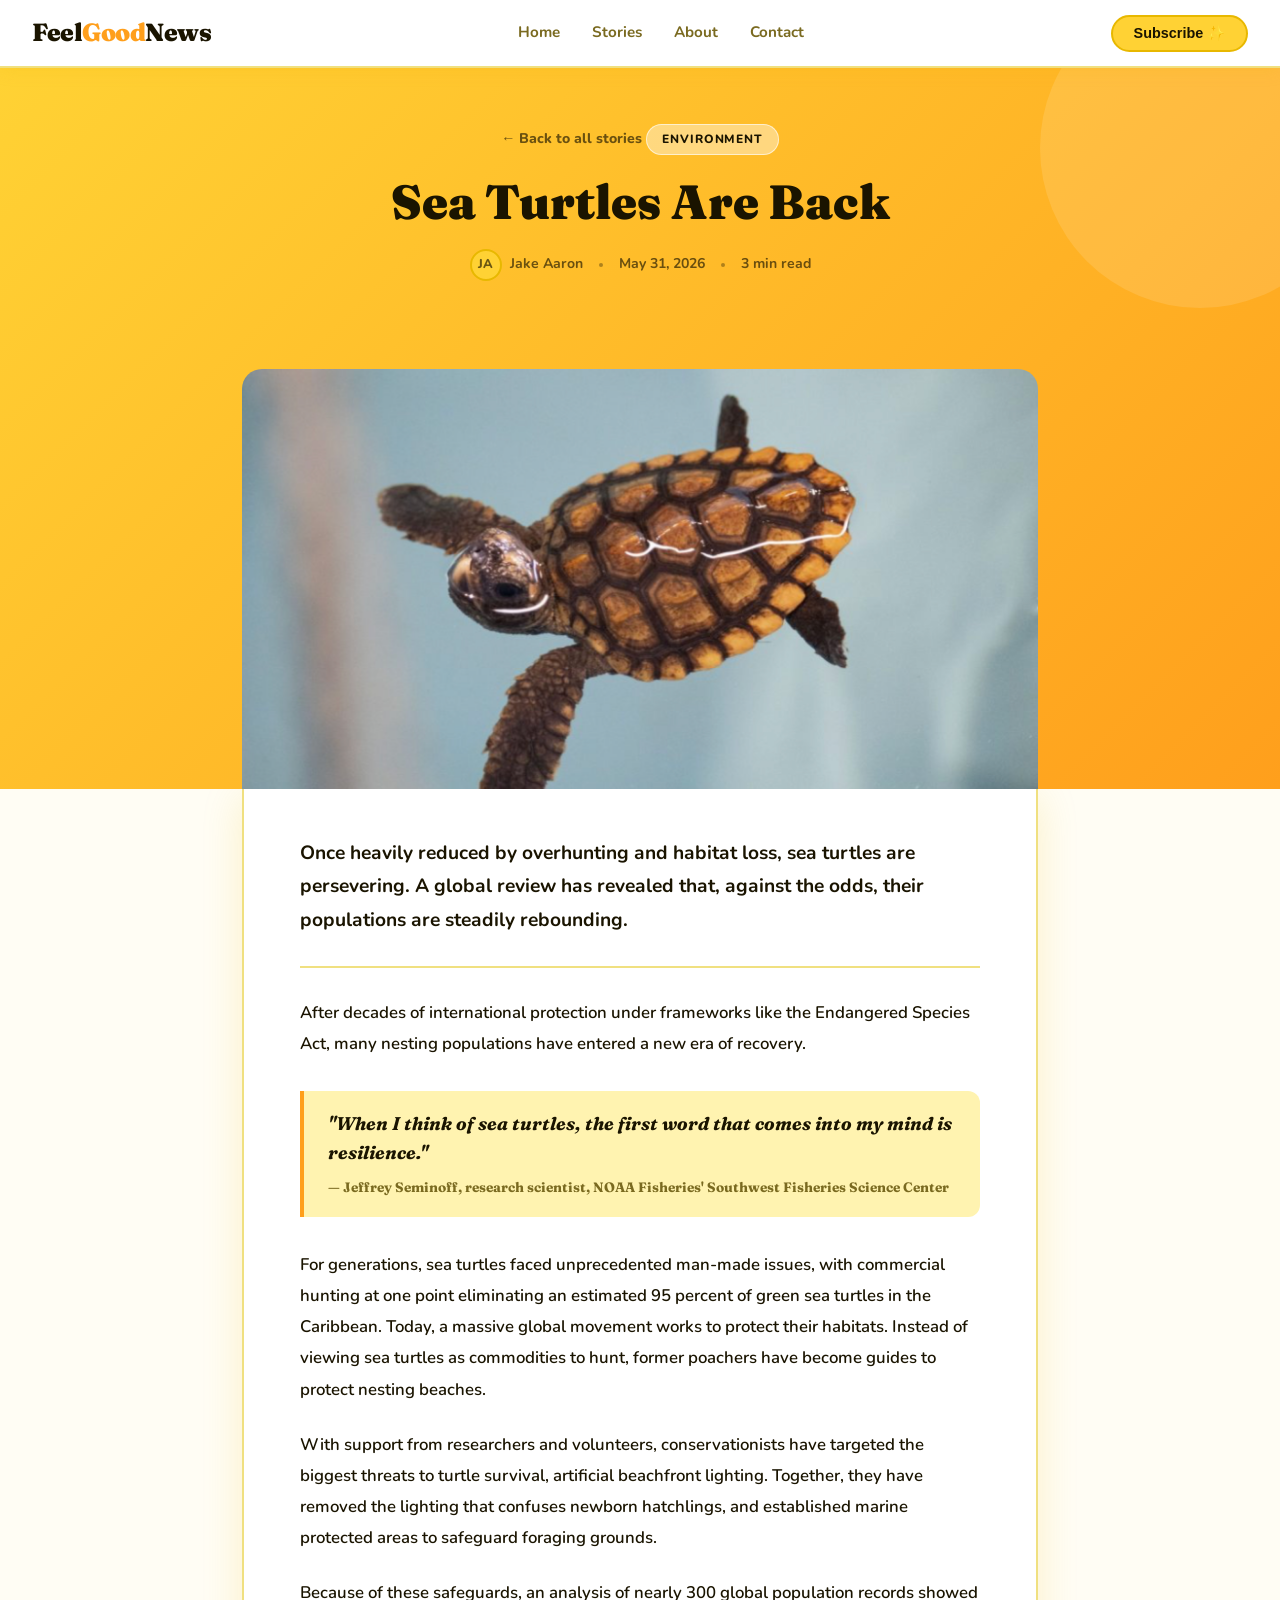
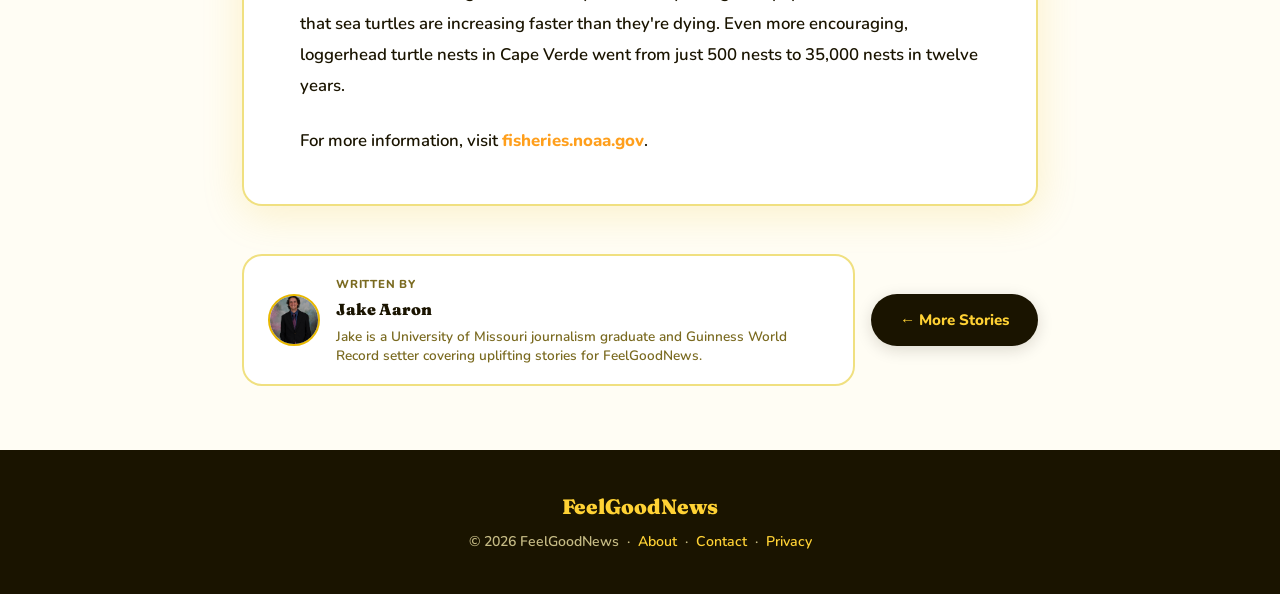
<file: articles/sea-turtles.html>
<!DOCTYPE html>
<html lang="en">
<head>
  <meta charset="UTF-8" />
  <meta name="viewport" content="width=device-width, initial-scale=1.0" />
  <title>Sea Turtles Are Back — FeelGoodNews</title>
  <link rel="icon" href="data:image/svg+xml,<svg xmlns='http://www.w3.org/2000/svg' viewBox='0 0 100 100'><text y='.9em' font-size='90'>🌻</text></svg>">
  <link rel="preconnect" href="https://fonts.googleapis.com" />
  <link rel="preconnect" href="https://fonts.gstatic.com" crossorigin />
  <link href="https://fonts.googleapis.com/css2?family=Nunito:ital,wght@0,400;0,600;0,700;0,800;1,400&family=Fraunces:ital,wght@0,700;0,900;1,700&display=swap" rel="stylesheet" />
  <link rel="stylesheet" href="../style.css" />
  <style>
    .article-hero { background: linear-gradient(135deg, var(--yellow) 0%, var(--amber) 100%); padding: 3.5rem 2rem 0; position: relative; overflow: hidden; }
    .article-hero::before { content: ''; position: absolute; top: -80px; right: -80px; width: 320px; height: 320px; border-radius: 50%; background: rgba(255,255,255,0.12); pointer-events: none; }
    .article-hero-inner { position: relative; z-index: 1; max-width: 800px; margin: 0 auto; text-align: center; padding-bottom: 3rem; }
    .article-back { display: inline-flex; align-items: center; gap: 0.4rem; font-size: 0.88rem; font-weight: 800; color: rgba(26,20,0,0.65); margin-bottom: 1.5rem; transition: color 0.2s; }
    .article-back:hover { color: var(--text); }
    .article-tag { display: inline-block; background: rgba(255,255,255,0.4); border: 1.5px solid rgba(255,255,255,0.6); color: var(--text); font-size: 0.75rem; font-weight: 800; letter-spacing: 0.08em; text-transform: uppercase; padding: 0.3rem 0.9rem; border-radius: 50px; margin-bottom: 1rem; }
    .article-hero h1 { font-family: 'Fraunces', serif; font-size: clamp(1.9rem, 4vw, 3rem); font-weight: 900; line-height: 1.15; color: var(--text); margin-bottom: 1.2rem; }
    .article-meta { display: flex; align-items: center; justify-content: center; gap: 1rem; flex-wrap: wrap; font-size: 0.88rem; font-weight: 700; color: rgba(26,20,0,0.65); margin-bottom: 2.5rem; }
    .article-meta .author-avatar { width: 32px; height: 32px; font-size: 0.8rem; }
    .article-meta-author { display: flex; align-items: center; gap: 0.5rem; }
    .meta-dot { width: 4px; height: 4px; border-radius: 50%; background: rgba(26,20,0,0.35); }
    .article-header-img { max-width: 860px; margin: 0 auto; border-radius: var(--radius) var(--radius) 0 0; overflow: hidden; height: 420px; background: linear-gradient(135deg, var(--yellow-light), var(--yellow)); display: flex; align-items: center; justify-content: center; font-size: 8rem; position: relative; z-index: 1; }
    .article-header-img img { width: 100%; height: 100%; object-fit: cover; }
    .article-body-wrap { max-width: 860px; margin: 0 auto; padding: 0 2rem; }
    .article-body { background: var(--white); border-radius: 0 0 var(--radius) var(--radius); border: 2px solid var(--border); border-top: none; padding: 3rem 3.5rem; box-shadow: 0 8px 40px var(--shadow); margin-bottom: 3rem; }
    .article-body .lead { font-size: 1.2rem; font-weight: 700; line-height: 1.75; color: var(--text); margin-bottom: 1.8rem; padding-bottom: 1.8rem; border-bottom: 2px solid var(--border); }
    .article-body p { font-size: 1.05rem; font-weight: 600; line-height: 1.85; color: var(--text); margin-bottom: 1.5rem; }
    .article-body p:last-child { margin-bottom: 0; }
    .article-body blockquote { background: var(--yellow-light); border-left: 4px solid var(--amber); border-radius: 0 var(--radius-sm) var(--radius-sm) 0; padding: 1.2rem 1.5rem; margin: 2rem 0; font-family: 'Fraunces', serif; font-size: 1.15rem; font-weight: 700; font-style: italic; color: var(--text); line-height: 1.55; }
    .article-body blockquote cite { display: block; font-size: 0.85rem; font-weight: 700; font-style: normal; color: var(--text-muted); margin-top: 0.6rem; }
    .article-footer { max-width: 860px; margin: 0 auto 4rem; padding: 0 2rem; display: flex; align-items: center; justify-content: space-between; flex-wrap: wrap; gap: 1rem; }
    .article-author-card { display: flex; align-items: center; gap: 1rem; background: var(--white); border: 2px solid var(--border); border-radius: var(--radius); padding: 1.2rem 1.5rem; flex: 1; }
    .article-author-avatar { width: 52px; height: 52px; border-radius: 50%; background: var(--yellow); border: 2px solid var(--yellow-dark); display: flex; align-items: center; justify-content: center; font-size: 1.1rem; font-weight: 800; flex-shrink: 0; overflow: hidden; }
    .article-author-avatar img { width: 100%; height: 100%; object-fit: cover; }
    .article-author-info small { display: block; font-size: 0.72rem; font-weight: 800; letter-spacing: 0.07em; text-transform: uppercase; color: var(--text-muted); margin-bottom: 0.2rem; }
    .article-author-info strong { font-family: 'Fraunces', serif; font-size: 1rem; font-weight: 900; }
    .article-author-info p { font-size: 0.85rem; font-weight: 600; color: var(--text-muted); margin-top: 0.2rem; line-height: 1.4; }
    .btn-back { background: var(--text); color: var(--yellow); font-family: 'Nunito', sans-serif; font-weight: 800; font-size: 0.95rem; padding: 0.85rem 1.8rem; border-radius: 50px; border: none; cursor: pointer; text-decoration: none; display: inline-block; transition: transform 0.15s, box-shadow 0.15s; box-shadow: 0 4px 16px rgba(26,20,0,0.15); white-space: nowrap; }
    .btn-back:hover { transform: translateY(-2px); box-shadow: 0 8px 24px rgba(26,20,0,0.2); }
    @media (max-width: 768px) { .article-body { padding: 2rem 1.4rem; } .article-header-img { height: 240px; font-size: 5rem; } .article-body-wrap { padding: 0 1rem; } .article-footer { padding: 0 1rem; flex-direction: column; } .btn-back { width: 100%; text-align: center; } }
  </style>
</head>
<body>

  <nav>
    <div class="nav-logo"><a href="../index.html">Feel<span>Good</span>News</a></div>
    <ul class="nav-links">
      <li><a href="../index.html">Home</a></li>
      <li><a href="../stories-page.html">Stories</a></li>
      <li><a href="../about.html">About</a></li>
      <li><a href="../contact.html">Contact</a></li>
    </ul>
    <button class="nav-cta" onclick="location.href='../index.html#newsletter'">Subscribe ✨</button>
    <button class="nav-hamburger" id="nav-hamburger" onclick="toggleMobileMenu()" aria-label="Menu">
      <span></span><span></span><span></span>
    </button>
    <div class="nav-mobile-menu" id="nav-mobile-menu">
      <a href="../index.html">Home</a>
      <a href="../stories-page.html">Stories</a>
      <a href="../about.html">About</a>
      <a href="../contact.html">Contact</a>
      <button class="nav-cta" onclick="location.href='../index.html#newsletter'">Subscribe ✨</button>
    </div>
  </nav>

  <section class="article-hero">
    <div class="article-hero-inner">
      <a href="../stories-page.html" class="article-back">← Back to all stories</a>
      <div class="article-tag">Environment</div>
      <h1>Sea Turtles Are Back</h1>
      <div class="article-meta">
        <div class="article-meta-author">
          <div class="author-avatar">JA</div>
          <span>Jake Aaron</span>
        </div>
        <div class="meta-dot"></div>
        <span>May 31, 2026</span>
        <div class="meta-dot"></div>
        <span>3 min read</span>
      </div>
    </div>
    <div class="article-body-wrap">
      <div class="article-header-img">
        <img src="../images/articles/sea-turtle.png" alt="Sea Turtles" />
      </div>
    </div>
  </section>

  <div class="article-body-wrap">
    <div class="article-body">

      <p class="lead">Once heavily reduced by overhunting and habitat loss, sea turtles are persevering. A global review has revealed that, against the odds, their populations are steadily rebounding.</p>

      <p>After decades of international protection under frameworks like the Endangered Species Act, many nesting populations have entered a new era of recovery.</p>

      <blockquote>
        "When I think of sea turtles, the first word that comes into my mind is resilience."
        <cite>— Jeffrey Seminoff, research scientist, NOAA Fisheries' Southwest Fisheries Science Center</cite>
      </blockquote>

      <p>For generations, sea turtles faced unprecedented man-made issues, with commercial hunting at one point eliminating an estimated 95 percent of green sea turtles in the Caribbean. Today, a massive global movement works to protect their habitats. Instead of viewing sea turtles as commodities to hunt, former poachers have become guides to protect nesting beaches.</p>

      <p>With support from researchers and volunteers, conservationists have targeted the biggest threats to turtle survival, artificial beachfront lighting. Together, they have removed the lighting that confuses newborn hatchlings, and established marine protected areas to safeguard foraging grounds.</p>

      <p>Because of these safeguards, an analysis of nearly 300 global population records showed that sea turtles are increasing faster than they're dying. Even more encouraging, loggerhead turtle nests in Cape Verde went from just 500 nests to 35,000 nests in twelve years.</p>

      <p>For more information, visit <a href="https://www.fisheries.noaa.gov/feature-story/most-sea-turtles-rebounding-worldwide-conservation-efforts-protect-nests-and-habitat" target="_blank" style="color: var(--amber); font-weight: 800;">fisheries.noaa.gov</a>.</p>

    </div>
  </div>

  <div class="article-footer">
    <div class="article-author-card">
      <div class="article-author-avatar">
        <img src="../images/team/Jake-Aaron.png" alt="Jake Aaron" />
      </div>
      <div class="article-author-info">
        <small>Written by</small>
        <strong>Jake Aaron</strong>
        <p>Jake is a University of Missouri journalism graduate and Guinness World Record setter covering uplifting stories for FeelGoodNews.</p>
      </div>
    </div>
    <a href="../stories-page.html" class="btn-back">← More Stories</a>
  </div>

  <footer>
    <div class="footer-logo">FeelGoodNews</div>
    <p>© 2026 FeelGoodNews &nbsp;·&nbsp; <a href="../about.html">About</a> &nbsp;·&nbsp; <a href="../contact.html">Contact</a> &nbsp;·&nbsp; <a href="#">Privacy</a></p>
  </footer>

  <script src="../nav.js"></script>

</body>
</html>
</file>
<file: style.css>
/* ─────────────────────────────────────────────────────────────────
   FeelGoodNews — style.css
   Shared stylesheet used across all pages of the site.
───────────────────────────────────────────────────────────────── */

/* ─── CSS Variables ─────────────────────────────────────────────── */
:root {
  --yellow:       #FFD234;
  --yellow-light: #FFF3B0;
  --yellow-dark:  #E8B800;
  --amber:        #FF9F1C;
  --white:        #FFFFFF;
  --cream:        #FFFDF4;
  --text:         #1A1400;
  --text-muted:   #7A6A20;
  --border:       #F0E080;
  --shadow:       rgba(232, 184, 0, 0.18);
  --radius:       20px;
  --radius-sm:    12px;
}

/* ─── Reset & Base ──────────────────────────────────────────────── */
*, *::before, *::after { box-sizing: border-box; margin: 0; padding: 0; }
html { scroll-behavior: smooth; }

body {
  font-family: 'Nunito', sans-serif;
  background-color: var(--cream);
  color: var(--text);
  line-height: 1.6;
  overflow-x: hidden;
}

img { display: block; width: 100%; object-fit: cover; }
a   { color: inherit; text-decoration: none; }

/* ─── Nav ───────────────────────────────────────────────────────── */
nav {
  position: sticky;
  top: 0;
  z-index: 100;
  background: var(--white);
  border-bottom: 2px solid var(--border);
  padding: 0 2rem;
  display: flex;
  align-items: center;
  justify-content: space-between;
  height: 68px;
  box-shadow: 0 2px 16px var(--shadow);
}

.nav-logo {
  font-family: 'Fraunces', serif;
  font-size: 1.55rem;
  font-weight: 900;
  letter-spacing: -0.02em;
  color: var(--text);
}

.nav-logo span { color: var(--amber); }

.nav-links {
  display: flex;
  gap: 2rem;
  list-style: none;
}

.nav-links a {
  font-weight: 700;
  font-size: 0.95rem;
  color: var(--text-muted);
  transition: color 0.2s;
}

.nav-links a:hover { color: var(--amber); }

.nav-cta {
  background: var(--yellow);
  color: var(--text);
  font-weight: 800;
  font-size: 0.9rem;
  padding: 0.5rem 1.3rem;
  border-radius: 50px;
  border: 2px solid var(--yellow-dark);
  cursor: pointer;
  transition: background 0.2s, transform 0.15s;
}

.nav-cta:hover {
  background: var(--amber);
  transform: translateY(-1px);
}

/* ─── Mobile Hamburger Menu ───────────────────────────────────────── */
.nav-hamburger {
  display: none;
  flex-direction: column;
  justify-content: center;
  gap: 5px;
  width: 40px;
  height: 40px;
  border: none;
  background: transparent;
  cursor: pointer;
  padding: 0;
}

.nav-hamburger span {
  display: block;
  width: 24px;
  height: 3px;
  border-radius: 2px;
  background: var(--text);
  margin: 0 auto;
  transition: transform 0.25s, opacity 0.25s;
}

.nav-hamburger.active span:nth-child(1) {
  transform: translateY(8px) rotate(45deg);
}

.nav-hamburger.active span:nth-child(2) {
  opacity: 0;
}

.nav-hamburger.active span:nth-child(3) {
  transform: translateY(-8px) rotate(-45deg);
}

.nav-mobile-menu {
  display: none;
  position: absolute;
  top: 68px;
  left: 0;
  right: 0;
  background: var(--white);
  border-bottom: 2px solid var(--border);
  box-shadow: 0 8px 24px var(--shadow);
  flex-direction: column;
  padding: 0.5rem 1rem 1rem;
  z-index: 99;
}

.nav-mobile-menu.open {
  display: flex;
}

.nav-mobile-menu a {
  font-weight: 700;
  font-size: 1rem;
  color: var(--text);
  padding: 0.85rem 0.5rem;
  border-bottom: 1px solid var(--border);
}

.nav-mobile-menu a:last-of-type {
  border-bottom: none;
}

.nav-mobile-menu a:hover { color: var(--amber); }

.nav-mobile-menu .nav-cta {
  margin-top: 0.75rem;
  width: 100%;
  text-align: center;
}

/* ─── Hero ──────────────────────────────────────────────────────── */
.hero {
  position: relative;
  min-height: 520px;
  background: linear-gradient(135deg, var(--yellow) 0%, var(--amber) 100%);
  display: flex;
  align-items: center;
  overflow: hidden;
  padding: 4rem 2rem;
}

.hero::before {
  content: '';
  position: absolute;
  top: -120px; right: -120px;
  width: 500px; height: 500px;
  border-radius: 50%;
  background: rgba(255,255,255,0.12);
  pointer-events: none;
}

.hero::after {
  content: '';
  position: absolute;
  bottom: -80px; left: -80px;
  width: 300px; height: 300px;
  border-radius: 50%;
  background: rgba(255,255,255,0.10);
  pointer-events: none;
}

.hero-inner {
  position: relative;
  z-index: 1;
  max-width: 1200px;
  margin: 0 auto;
  width: 100%;
  display: grid;
  grid-template-columns: 1fr 1fr;
  gap: 3rem;
  align-items: center;
}

.hero-badge {
  display: inline-block;
  background: rgba(255,255,255,0.35);
  border: 1.5px solid rgba(255,255,255,0.5);
  color: var(--text);
  font-weight: 800;
  font-size: 0.78rem;
  letter-spacing: 0.08em;
  text-transform: uppercase;
  padding: 0.3rem 0.9rem;
  border-radius: 50px;
  margin-bottom: 1.1rem;
}

.hero h1 {
  font-family: 'Fraunces', serif;
  font-size: clamp(2.4rem, 4.5vw, 3.6rem);
  font-weight: 900;
  line-height: 1.1;
  color: var(--text);
  margin-bottom: 1rem;
}

.hero h1 em {
  font-style: italic;
  color: var(--white);
}

.hero-sub {
  font-size: 1.1rem;
  color: rgba(26,20,0,0.75);
  margin-bottom: 2rem;
  max-width: 420px;
  font-weight: 600;
}

.hero-actions {
  display: flex;
  gap: 1rem;
  flex-wrap: wrap;
}

/* ─── Buttons ───────────────────────────────────────────────────── */
.btn-primary {
  background: var(--text);
  color: var(--yellow);
  font-family: 'Nunito', sans-serif;
  font-weight: 800;
  font-size: 1rem;
  padding: 0.75rem 1.8rem;
  border-radius: 50px;
  border: none;
  cursor: pointer;
  transition: transform 0.15s, box-shadow 0.15s;
  box-shadow: 0 4px 16px rgba(26,20,0,0.18);
}

.btn-primary:hover {
  transform: translateY(-2px);
  box-shadow: 0 8px 24px rgba(26,20,0,0.22);
}

.btn-secondary {
  background: rgba(255,255,255,0.4);
  color: var(--text);
  font-family: 'Nunito', sans-serif;
  font-weight: 800;
  font-size: 1rem;
  padding: 0.75rem 1.8rem;
  border-radius: 50px;
  border: 2px solid rgba(255,255,255,0.6);
  cursor: pointer;
  transition: background 0.2s;
}

.btn-secondary:hover { background: rgba(255,255,255,0.6); }

/* ─── Featured Story Card (hero right) ─────────────────────────── */
.hero-featured {
  background: var(--white);
  border-radius: var(--radius);
  overflow: hidden;
  box-shadow: 0 12px 40px rgba(26,20,0,0.18);
  animation: float 4s ease-in-out infinite;
}

@keyframes float {
  0%, 100% { transform: translateY(0); }
  50%       { transform: translateY(-8px); }
}

.hero-featured-img {
  height: 200px;
  background: linear-gradient(135deg, #FFF3B0, #FFD234);
  display: flex;
  align-items: center;
  justify-content: center;
  font-size: 5rem;
  overflow: hidden;
}

.hero-featured-img img {
  width: 100%;
  height: 100%;
  object-fit: cover;
}

.hero-featured-body { padding: 1.4rem; }

.featured-label {
  font-size: 0.72rem;
  font-weight: 800;
  letter-spacing: 0.1em;
  text-transform: uppercase;
  color: var(--amber);
  margin-bottom: 0.5rem;
}

.hero-featured-body h2 {
  font-family: 'Fraunces', serif;
  font-size: 1.25rem;
  font-weight: 700;
  line-height: 1.3;
  margin-bottom: 0.6rem;
}

.hero-featured-body p {
  font-size: 0.88rem;
  color: var(--text-muted);
  font-weight: 600;
  margin-bottom: 1rem;
}

.read-more {
  font-weight: 800;
  font-size: 0.88rem;
  color: var(--amber);
  display: inline-flex;
  align-items: center;
  gap: 0.3rem;
  transition: gap 0.2s;
}

.read-more:hover { gap: 0.6rem; }

/* ─── Section Layout ────────────────────────────────────────────── */
.section {
  max-width: 1200px;
  margin: 0 auto;
  padding: 4rem 2rem;
}

.section-header {
  display: flex;
  align-items: baseline;
  justify-content: space-between;
  margin-bottom: 2rem;
}

.section-title {
  font-family: 'Fraunces', serif;
  font-size: 1.8rem;
  font-weight: 900;
}

.section-link {
  font-weight: 700;
  font-size: 0.9rem;
  color: var(--amber);
}

.section-link:hover { text-decoration: underline; }

/* ─── Story Card Grid ───────────────────────────────────────────── */
.story-grid {
  display: grid;
  grid-template-columns: repeat(auto-fill, minmax(300px, 1fr));
  gap: 1.8rem;
}

.story-card {
  background: var(--white);
  border-radius: var(--radius);
  overflow: hidden;
  border: 2px solid var(--border);
  transition: transform 0.2s, box-shadow 0.2s;
  cursor: pointer;
}

.story-card:hover {
  transform: translateY(-4px);
  box-shadow: 0 12px 32px var(--shadow);
}

.story-card-img {
  height: 190px;
  background: var(--yellow-light);
  display: flex;
  align-items: center;
  justify-content: center;
  font-size: 3.5rem;
  overflow: hidden;
}

.story-card-img img {
  width: 100%;
  height: 100%;
  object-fit: cover;
}

.story-card-body { padding: 1.3rem; }

.story-tag {
  display: inline-block;
  background: var(--yellow-light);
  color: var(--text-muted);
  font-size: 0.72rem;
  font-weight: 800;
  letter-spacing: 0.07em;
  text-transform: uppercase;
  padding: 0.25rem 0.7rem;
  border-radius: 50px;
  margin-bottom: 0.7rem;
}

.story-card-body h3 {
  font-family: 'Fraunces', serif;
  font-size: 1.1rem;
  font-weight: 700;
  line-height: 1.35;
  margin-bottom: 0.5rem;
}

.story-card-body p {
  font-size: 0.87rem;
  color: var(--text-muted);
  font-weight: 600;
  margin-bottom: 1rem;
}

.story-meta {
  display: flex;
  align-items: center;
  justify-content: space-between;
  font-size: 0.8rem;
  color: var(--text-muted);
  font-weight: 700;
}

.story-author {
  display: flex;
  align-items: center;
  gap: 0.5rem;
}

.author-avatar {
  width: 28px;
  height: 28px;
  border-radius: 50%;
  background: var(--yellow);
  display: flex;
  align-items: center;
  justify-content: center;
  font-size: 0.75rem;
  font-weight: 800;
  border: 2px solid var(--yellow-dark);
  flex-shrink: 0;
}

/* ─── Divider ───────────────────────────────────────────────────── */
.divider {
  border: none;
  height: 2px;
  background: var(--border);
  margin: 0 2rem;
}

/* ─── Newsletter ────────────────────────────────────────────────── */
.newsletter {
  background: linear-gradient(135deg, var(--yellow) 0%, var(--amber) 100%);
  border-radius: var(--radius);
  padding: 3.5rem;
  text-align: center;
  margin: 0 2rem 4rem;
  position: relative;
  overflow: hidden;
}

.newsletter::before {
  content: '';
  position: absolute;
  top: -60px; right: -60px;
  width: 220px; height: 220px;
  border-radius: 50%;
  background: rgba(255,255,255,0.12);
  pointer-events: none;
}

.newsletter h2 {
  font-family: 'Fraunces', serif;
  font-size: 2rem;
  font-weight: 900;
  margin-bottom: 0.6rem;
}

.newsletter p {
  font-weight: 600;
  color: rgba(26,20,0,0.75);
  margin-bottom: 1.8rem;
  font-size: 1.05rem;
}

.newsletter-form {
  display: flex;
  gap: 0.75rem;
  max-width: 460px;
  margin: 0 auto;
}

.newsletter-form input {
  flex: 1;
  padding: 0.85rem 1.3rem;
  border-radius: 50px;
  border: 2px solid rgba(255,255,255,0.5);
  background: rgba(255,255,255,0.55);
  font-family: 'Nunito', sans-serif;
  font-size: 0.95rem;
  font-weight: 700;
  color: var(--text);
  outline: none;
  transition: background 0.2s, border-color 0.2s;
}

.newsletter-form input::placeholder { color: rgba(26,20,0,0.5); }

.newsletter-form input:focus {
  background: rgba(255,255,255,0.8);
  border-color: var(--white);
}

.newsletter-form button {
  background: var(--text);
  color: var(--yellow);
  font-family: 'Nunito', sans-serif;
  font-weight: 800;
  font-size: 0.95rem;
  padding: 0.85rem 1.6rem;
  border-radius: 50px;
  border: none;
  cursor: pointer;
  white-space: nowrap;
  transition: transform 0.15s;
}

.newsletter-form button:hover { transform: translateY(-2px); }

/* ─── Footer ────────────────────────────────────────────────────── */
footer {
  background: var(--text);
  color: rgba(255,243,176,0.75);
  padding: 2.5rem 2rem;
  text-align: center;
  font-size: 0.88rem;
  font-weight: 600;
}

footer .footer-logo {
  font-family: 'Fraunces', serif;
  font-size: 1.3rem;
  font-weight: 900;
  color: var(--yellow);
  margin-bottom: 0.5rem;
}

footer a {
  color: var(--yellow);
  transition: opacity 0.2s;
}

footer a:hover { opacity: 0.7; }

/* ─── Animations ────────────────────────────────────────────────── */
@keyframes fadeUp {
  from { opacity: 0; transform: translateY(24px); }
  to   { opacity: 1; transform: translateY(0); }
}

.hero-text     { animation: fadeUp 0.7s ease both; }
.hero-featured { animation: fadeUp 0.7s ease 0.2s both; }
.story-card    { animation: fadeUp 0.6s ease both; }
.story-card:nth-child(2) { animation-delay: 0.1s; }
.story-card:nth-child(3) { animation-delay: 0.2s; }

/* ─── Responsive ────────────────────────────────────────────────── */
@media (max-width: 768px) {
  .hero-inner { grid-template-columns: 1fr; }
  .hero-featured { display: none; }
  .newsletter { padding: 2.5rem 1.5rem; margin: 0 1rem 3rem; }
  .newsletter-form { flex-direction: column; }
  nav { padding: 0 1rem; position: relative; }
  .nav-links { display: none; }
  .nav-cta { display: none; }
  .nav-hamburger { display: flex; }
}
</file>
